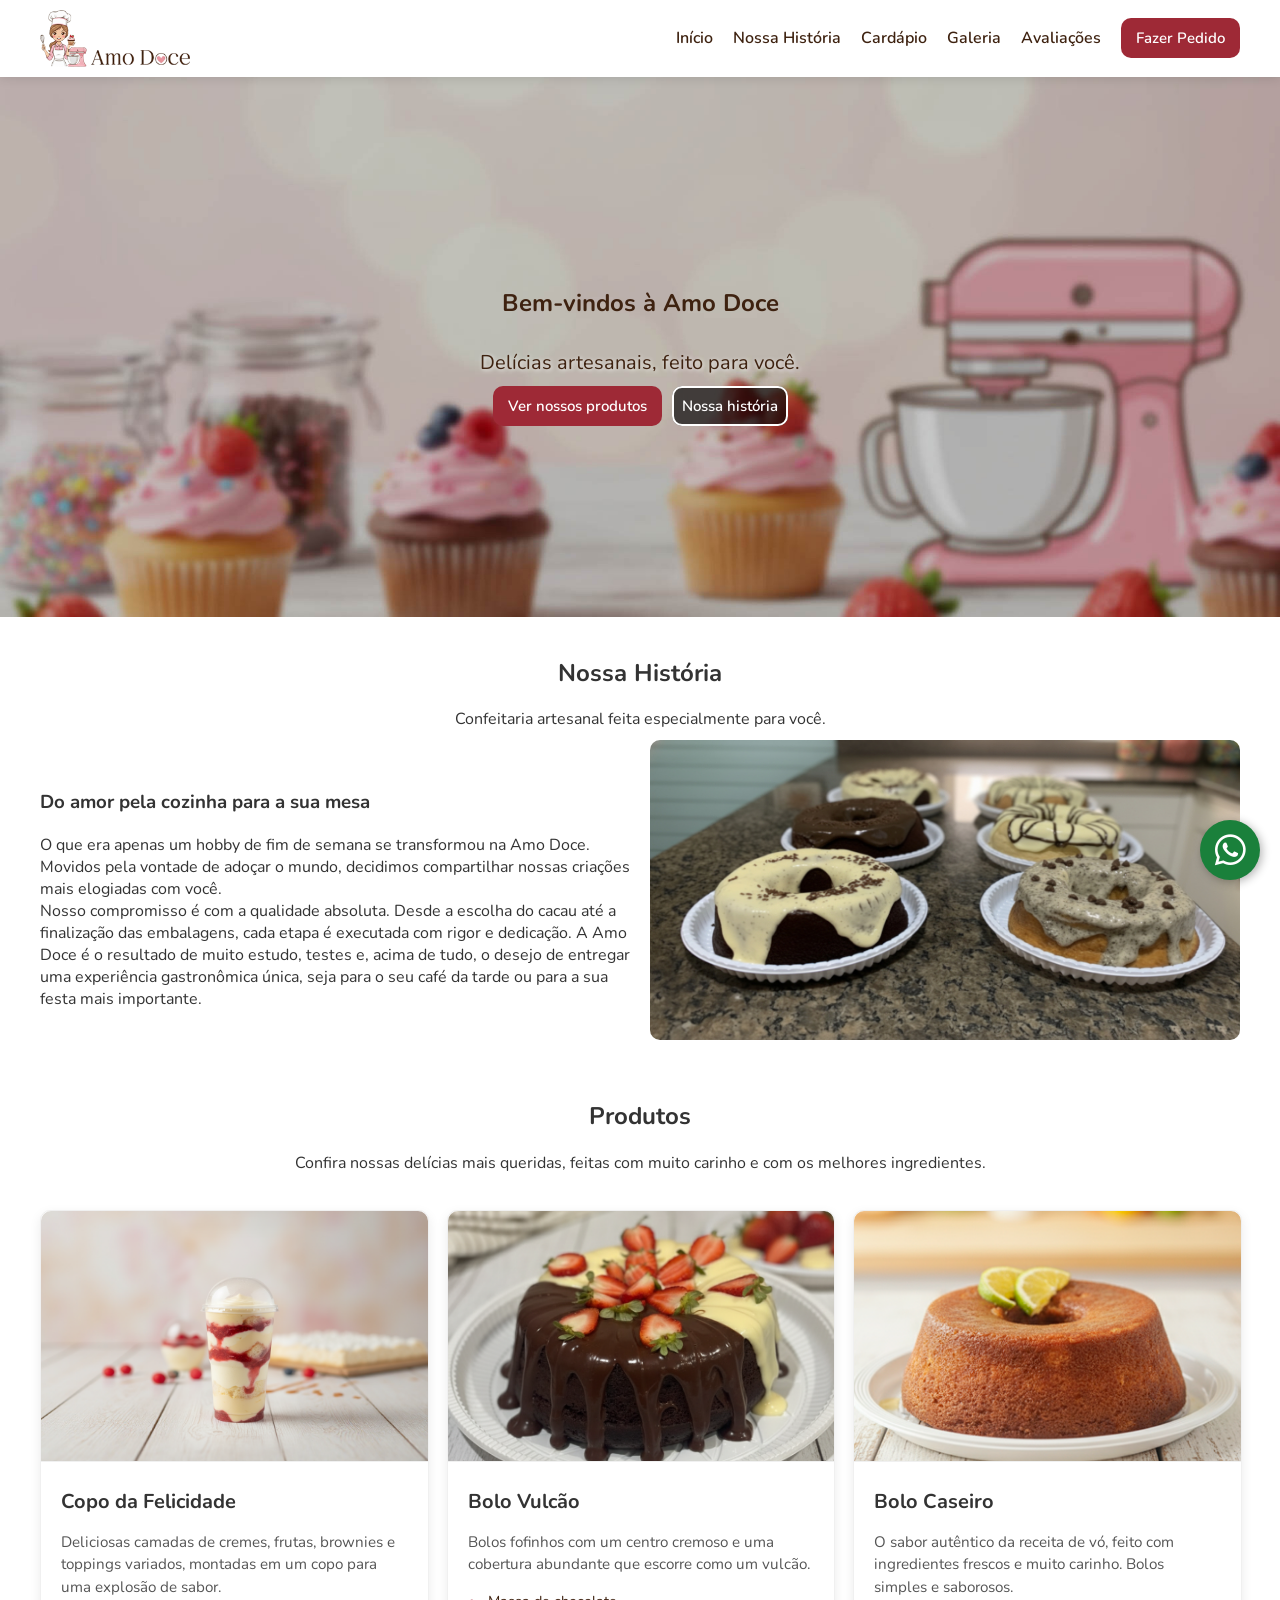
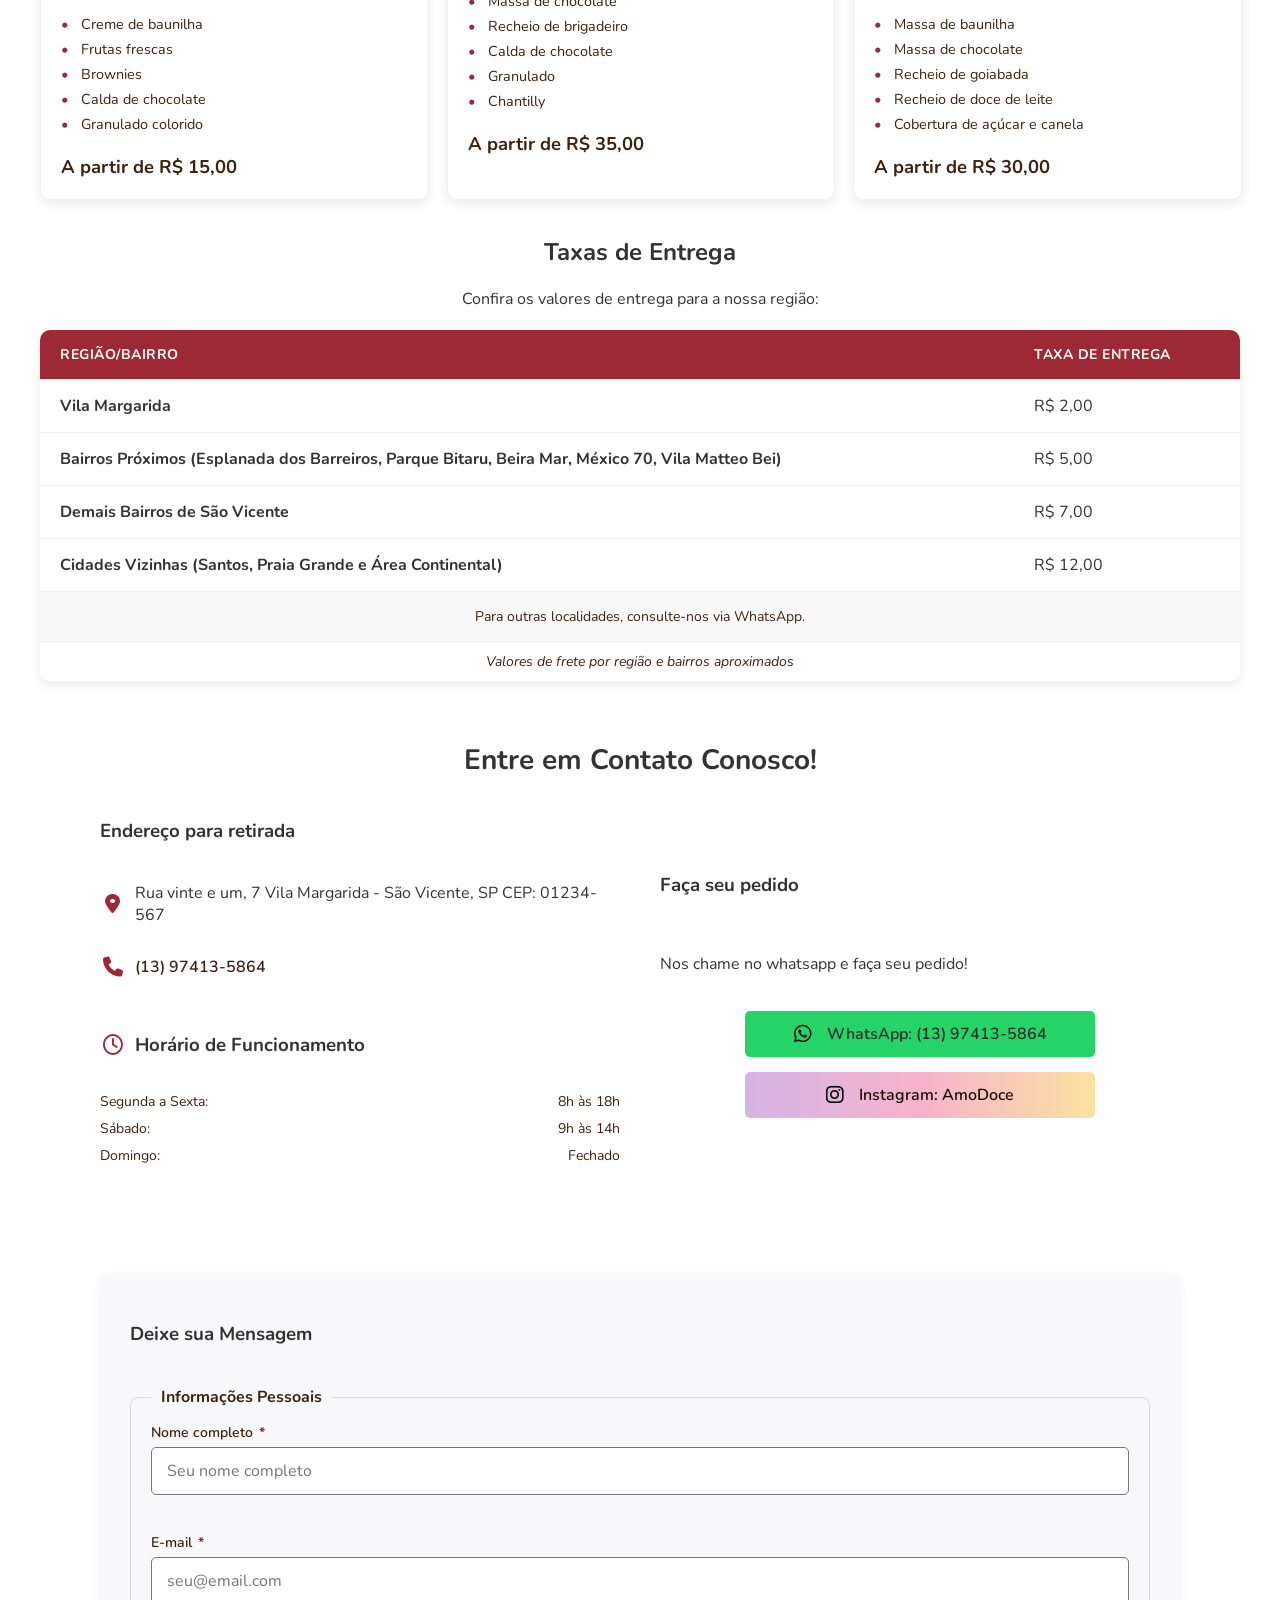
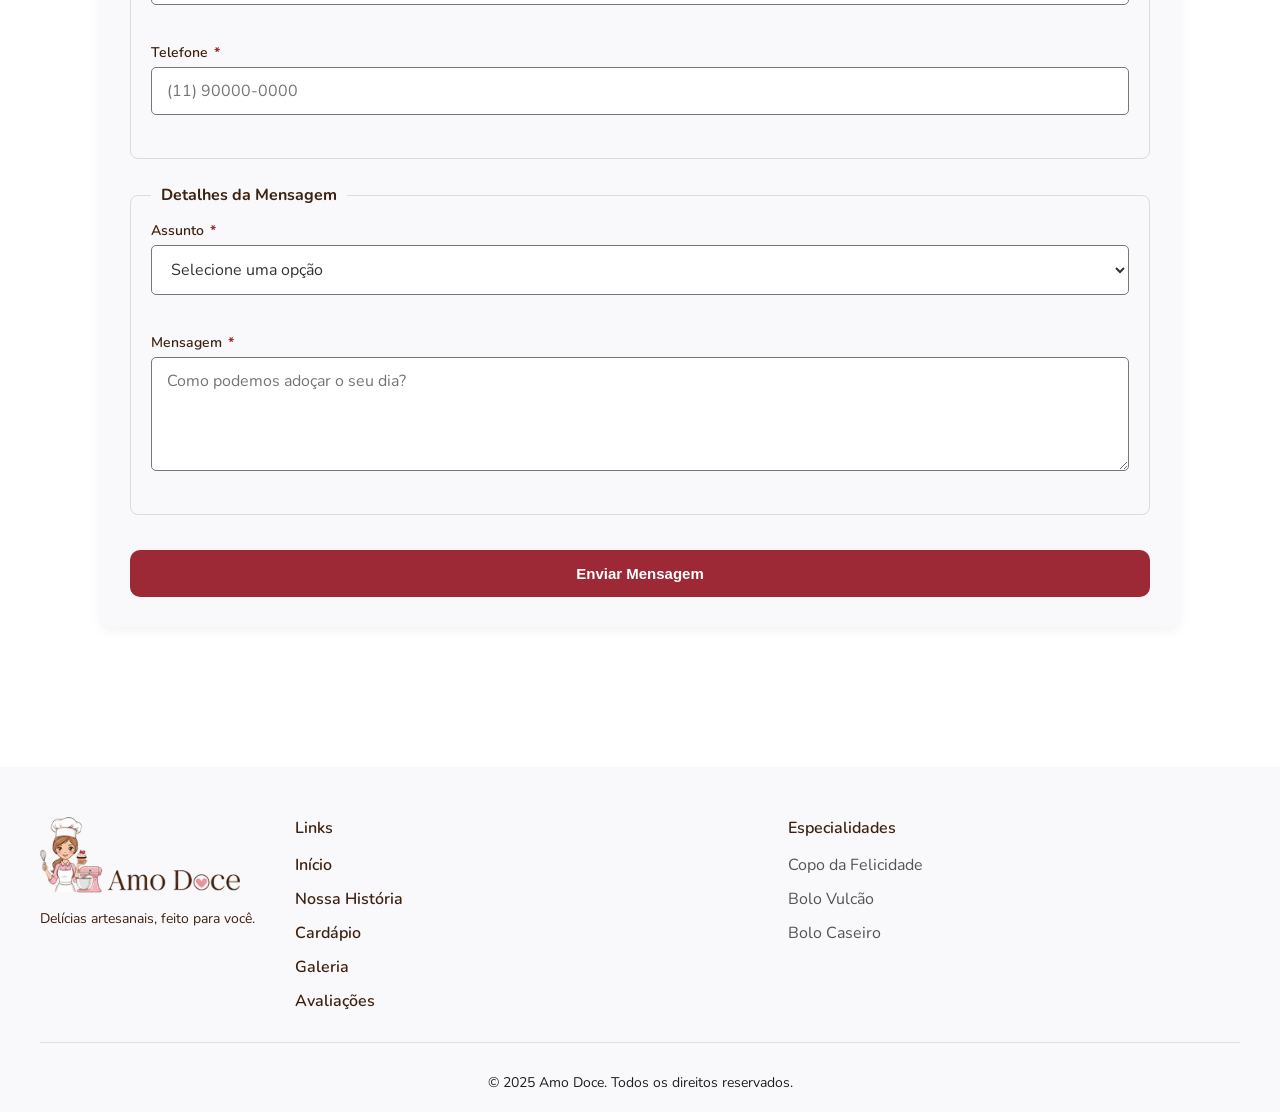
<file: site/html/index.html>
﻿<!DOCTYPE html>
<html lang="pt-BR" xml:lang="pt-BR" xmlns="http://www.w3.org/1999/xhtml">

<head>
    <meta charset="UTF-8">
    <meta name="viewport" content="width=device-width, initial-scale=1.0">
    <link
        href="https://fonts.googleapis.com/css2?family=Fredoka:wght@300;400;600&family=Nunito:wght@400;700&display=swap"
        rel="stylesheet">
    <link rel="stylesheet" href="https://cdnjs.cloudflare.com/ajax/libs/font-awesome/6.5.1/css/all.min.css">
    <link rel="stylesheet" href="../css/style.css">
    <title>AmoDoce</title>
</head>

<body>
    <a href="#main" class="skip-link">Ir para o conteúdo principal</a>
    <header>
        <div class="topo">
            <div class="logo">
                <img src="../img/logo.png"
                    alt="Logo Amo Doce: Jovem confeiteira sorridente com cupcake delicioso, transmitindo amor e doçura.">
            </div>

            <input type="checkbox" id="menu-toggle" class="menu-toggle">

            <label for="menu-toggle" class="hamburger-menu">
                <span class="sr-only">Abrir menu de navegação</span>
                <span class="bar"></span>
                <span class="bar"></span>
                <span class="bar"></span>
            </label>

            <nav>
                <ul>
                    <li><a href="index.html">Início</a></li>
                    <li><a href="sobre.html">Nossa História</a></li>
                    <li><a href="cardapio.html">Cardápio</a></li>
                    <li><a href="galeria.html">Galeria</a></li>
                    <li><a href="avaliacoes.html">Avaliações</a></li>
                    <li><a href="pedidos.html" class="button_fill">Fazer Pedido</a></li>
                </ul>
            </nav>
        </div>
    </header>

    <section id="inicio" class="banner">
        <h1>Bem-vindos à <span>Amo Doce</span></h1>
        <p>Delícias artesanais, feito para você.</p>
        <div>
            <a href="#produtos" class="button_fill">Ver nossos produtos</a>
            <a href="#historia" class="button_outline">Nossa história</a>
        </div>
    </section>

    <main id="main" tabindex="-1">
        <section id="historia" class="historia">
            <header>
                <h2>Nossa História</h2>
                <p>Confeitaria artesanal feita especialmente para você.</p>
            </header>
            <div>
                <div>
                    <h3>Do amor pela cozinha para a sua mesa</h3>
                    <p>O que era apenas um hobby de fim de semana se transformou na Amo Doce. Movidos pela vontade de
                        adoçar o mundo, decidimos compartilhar nossas criações mais elogiadas com você.</p>
                    <p>
                        Nosso compromisso é com a qualidade absoluta. Desde a escolha do cacau até a finalização das
                        embalagens, cada etapa é executada com rigor e dedicação. A Amo Doce é o resultado de muito
                        estudo, testes e, acima de tudo, o desejo de entregar uma experiência gastronômica única, seja
                        para o seu café da tarde ou para a sua festa mais importante.</p>
                </div>
                <img src="../img/bolos.jpeg"
                    alt="Deliciosos bolos caseiros fresquinhos com coberturas generosas e cremosas de dar água na boca.">
            </div>
        </section>

        <section id="produtos" class="Produtos">
            <h2>Produtos</h2>
            <p>Confira nossas delícias mais queridas, feitas com muito carinho e com os melhores ingredientes.</p>
            <ul>
                <li>
                    <img src="../img/Produtos/copo_da_felicidade_morango.png"
                        alt="Copo da Felicidade: camadas irresistíveis de creme suave, brownies e calda de morango.">
                    <div>
                        <h3>Copo da Felicidade</h3>
                        <p>Deliciosas camadas de cremes, frutas, brownies e toppings variados, montadas em um copo para
                            uma
                            explosão de sabor.</p>
                        <ul>
                            <li>Creme de baunilha</li>
                            <li>Frutas frescas</li>
                            <li>Brownies</li>
                            <li>Calda de chocolate</li>
                            <li>Granulado colorido</li>
                        </ul>
                        <h4 class="preco">A partir de R$ 15,00</h4>
                    </div>
                </li>
                <li>
                    <img src="../img/Produtos/Bolo_Vulcao_Morango.png"
                        alt="Apetitoso Bolo Vulcão de chocolate com cobertura dupla de ganache e morangos frescos no topo.">
                    <div>
                        <h3>Bolo Vulcão</h3>
                        <p>Bolos fofinhos com um centro cremoso e uma cobertura abundante que escorre como um vulcão.
                        </p>
                        <ul>
                            <li>Massa de chocolate</li>
                            <li>Recheio de brigadeiro</li>
                            <li>Calda de chocolate</li>
                            <li>Granulado</li>
                            <li>Chantilly</li>
                        </ul>
                        <h4 class="preco">A partir de R$ 35,00</h4>
                    </div>
                </li>
                <li>
                    <img src="../img/Produtos/Bolo_de_Laranja.png"
                        alt="Bolo caseiro dourado e fofinho, com fatias de limão. O sabor irresistível de receita de vó!">
                    <div>
                        <h3>Bolo Caseiro</h3>
                        <p>O sabor autêntico da receita de vó, feito com ingredientes frescos e muito carinho. Bolos
                            simples e
                            saborosos.</p>
                        <ul>
                            <li>Massa de baunilha</li>
                            <li>Massa de chocolate</li>
                            <li>Recheio de goiabada</li>
                            <li>Recheio de doce de leite</li>
                            <li>Cobertura de açúcar e canela</li>
                        </ul>
                        <h4 class="preco">A partir de R$ 30,00</h4>
                    </div>
                </li>
            </ul>
        </section>

        <section id="entrega" class="entrega">
            <h2>Taxas de Entrega</h2>
            <p>Confira os valores de entrega para a nossa região:</p>
            <div class="tabela-wrapper">
                <table class="tabela-taxas">
                    <caption>Valores de frete por região e bairros aproximados</caption>
                    <thead>
                        <tr>
                            <th scope="col">Região/Bairro</th>
                            <th scope="col">Taxa de Entrega</th>
                        </tr>
                    </thead>
                    <tbody>
                        <tr>
                            <th scope="row">Vila Margarida</th>
                            <td>R$ 2,00</td>
                        </tr>
                        <tr>
                            <th scope="row">Bairros Próximos (Esplanada dos Barreiros, Parque Bitaru, Beira Mar,
                                México 70, Vila Matteo Bei)</th>
                            <td>R$ 5,00</td>
                        </tr>
                        <tr>
                            <th scope="row">Demais Bairros de São Vicente</th>
                            <td>R$ 7,00</td>
                        </tr>
                        <tr>
                            <th scope="row">Cidades Vizinhas (Santos, Praia Grande e Área Continental)</th>
                            <td>R$ 12,00</td>
                        </tr>
                    </tbody>
                    <tfoot>
                        <tr>
                            <td colspan="2">Para outras localidades, consulte-nos via WhatsApp.</td>
                        </tr>
                    </tfoot>
                </table>
            </div>
        </section>

        <section id="contato" class="contato">
            <h2>Entre em Contato Conosco!</h2>

            <div>
                <section>
                    <h3>Endereço para retirada</h3>
                    <div class="adress">
                        <div>
                            <i class="fa-solid fa-location-dot"></i>
                            <address>
                                Rua vinte e um, 7
                                Vila Margarida - São Vicente, SP
                                CEP: 01234-567
                            </address>
                        </div>
                        <div>
                            <i class="fa-solid fa-phone"></i>
                            <a href="tel:5513974135864">(13)
                                97413-5864</a>
                        </div>
                    </div>

                    <div>
                        <div class="clock">
                            <i class="fa-regular fa-clock"></i>
                            <h3>Horário de Funcionamento</h3>
                        </div>
                        <div class="horario">
                            <span>Segunda a Sexta:</span>
                            <span>8h às 18h</span>
                        </div>
                        <div class="horario">
                            <span>Sábado:</span>
                            <span>9h às 14h</span>
                        </div>
                        <div class="horario">
                            <span>Domingo:</span>
                            <span>Fechado</span>
                        </div>
                    </div>
                </section>

                <section>
                    <h3>Faça seu pedido</h3>
                    <p class="subtitulo-contato">Nos chame no whatsapp e faça seu pedido!</p>
                    <div>
                        <a class="btn1" target="_blank"
                            href="https://api.whatsapp.com/send?phone=5513974135864&text=Ol%C3%A1%2C+gostaria+de+fazer+um+pedido.%F0%9F%98%8B">
                            <i class="fa-brands fa-whatsapp"></i>
                            WhatsApp: (13) 97413-5864
                        </a>
                        <a class="btn2" target="_blank" rel="noopener" href="https://instagram.com/amodoce">
                            <i class="fa-brands fa-instagram"></i>
                            Instagram: AmoDoce
                        </a>
                    </div>
                </section>

                <section class="formulario-contato">
                    <h3>Deixe sua Mensagem</h3>
                    <form action="#" method="post" class="form-padrao" id="form-contato" novalidate>
                        <fieldset>
                            <legend>Informações Pessoais</legend>
                            <div class="form-group">
                                <label for="nome">Nome completo <span aria-hidden="true" class="req">*</span><span
                                        class="sr-only"> (obrigatório)</span></label>
                                <input type="text" id="nome" name="nome" placeholder="Seu nome completo"
                                    autocomplete="name" required aria-required="true" aria-describedby="erro-nome">
                                <span class="erro-msg" id="erro-nome" aria-live="polite"></span>
                            </div>
                            <div class="form-group">
                                <label for="email">E-mail <span aria-hidden="true" class="req">*</span><span
                                        class="sr-only"> (obrigatório)</span></label>
                                <input type="email" id="email" name="email" placeholder="seu@email.com"
                                    autocomplete="email" required aria-required="true" aria-describedby="erro-email">
                                <span class="erro-msg" id="erro-email" aria-live="polite"></span>
                            </div>
                            <div class="form-group">
                                <label for="telefone">Telefone <span aria-hidden="true" class="req">*</span><span
                                        class="sr-only"> (obrigatório)</span></label>
                                <input type="tel" id="telefone" name="telefone" placeholder="(11) 90000-0000"
                                    autocomplete="tel" required aria-required="true" aria-describedby="erro-telefone">
                                <span class="erro-msg" id="erro-telefone" aria-live="polite"></span>
                            </div>
                        </fieldset>
                        <fieldset>
                            <legend>Detalhes da Mensagem</legend>
                            <div class="form-group">
                                <label for="assunto">Assunto <span aria-hidden="true" class="req">*</span><span
                                        class="sr-only"> (obrigatório)</span></label>
                                <select id="assunto" name="assunto" required aria-required="true"
                                    aria-describedby="erro-assunto">
                                    <option value="" disabled selected>Selecione uma opção</option>
                                    <option value="encomenda">Encomenda para Festa</option>
                                    <option value="duvida">Dúvida sobre Produtos</option>
                                    <option value="parceria">Parceria/Eventos</option>
                                    <option value="outro">Outros</option>
                                </select>
                                <span class="erro-msg" id="erro-assunto" aria-live="polite"></span>
                            </div>
                            <div class="form-group">
                                <label for="mensagem">Mensagem <span aria-hidden="true" class="req">*</span><span
                                        class="sr-only"> (obrigatório)</span></label>
                                <textarea id="mensagem" name="mensagem" rows="4"
                                    placeholder="Como podemos adoçar o seu dia?" required aria-required="true"
                                    aria-describedby="erro-mensagem"></textarea>
                                <span class="erro-msg" id="erro-mensagem" aria-live="polite"></span>
                            </div>
                        </fieldset>
                        <button type="submit" class="button_fill btn-enviar">Enviar Mensagem</button>
                    </form>
                </section>
            </div>
        </section>


    </main>
    <footer>
        <section>
            <div>
                <div>
                    <img src="../img/logo.png"
                        alt="Logo Amo Doce: Jovem confeiteira sorridente com cupcake delicioso, transmitindo amor e doçura.">
                </div>
                <p>Delícias artesanais, feito para você.</p>
            </div>
            <div>
                <h3>Links</h3>
                <ul>
                    <li><a href="index.html">Início</a></li>
                    <li><a href="sobre.html">Nossa História</a></li>
                    <li><a href="cardapio.html">Cardápio</a></li>
                    <li><a href="galeria.html">Galeria</a></li>
                    <li><a href="avaliacoes.html">Avaliações</a></li>
                </ul>
            </div>
            <div>
                <h3>Especialidades</h3>
                <ul>
                    <li>Copo da Felicidade</li>
                    <li>Bolo Vulcão</li>
                    <li>Bolo Caseiro</li>
                </ul>
            </div>
        </section>
        <p>© 2025 Amo Doce. Todos os direitos reservados.</p>
    </footer>
    <a href="https://api.whatsapp.com/send?phone=5513974135864" class="btn-whatsapp-flutuante" target="_blank">
        <i class="fa-brands fa-whatsapp"></i>
        <span class="sr-only">Falar conosco pelo WhatsApp</span>
    </a>
    <script>
        document.addEventListener("DOMContentLoaded", function () {
            const form = document.getElementById("form-contato");
            form.addEventListener("submit", function (e) {
                let firstInvalid = null;
                const fields = form.querySelectorAll("input[required], select[required], textarea[required]");

                fields.forEach(field => {
                    const erroSpan = document.getElementById("erro-" + field.id);
                    if (!field.validity.valid) {
                        if (field.validity.valueMissing) {
                            erroSpan.textContent = "Erro: Este campo é obrigatório.";
                        } else if (field.validity.typeMismatch || field.validity.patternMismatch) {
                            erroSpan.textContent = "Erro: Formato inválido.";
                        } else {
                            erroSpan.textContent = "Erro: Campo inválido.";
                        }
                        field.setAttribute("aria-invalid", "true");
                        field.classList.add("input-erro");

                        if (!firstInvalid) {
                            firstInvalid = field;
                        }
                    } else {
                        erroSpan.textContent = "";
                        field.removeAttribute("aria-invalid");
                        field.classList.remove("input-erro");
                    }
                });

                if (firstInvalid) {
                    e.preventDefault();
                    firstInvalid.focus();
                } else {
                    e.preventDefault();
                    alert("Mensagem enviada com sucesso!");
                    form.reset();
                }
            });

            // Remover erro ao digitar
            form.querySelectorAll("input, select, textarea").forEach(field => {
                field.addEventListener("input", () => {
                    if (field.validity.valid) {
                        const erroSpan = document.getElementById("erro-" + field.id);
                        if (erroSpan) erroSpan.textContent = "";
                        field.removeAttribute("aria-invalid");
                        field.classList.remove("input-erro");
                    }
                });
            });
        });
    </script>
</body>

</html>
</file>
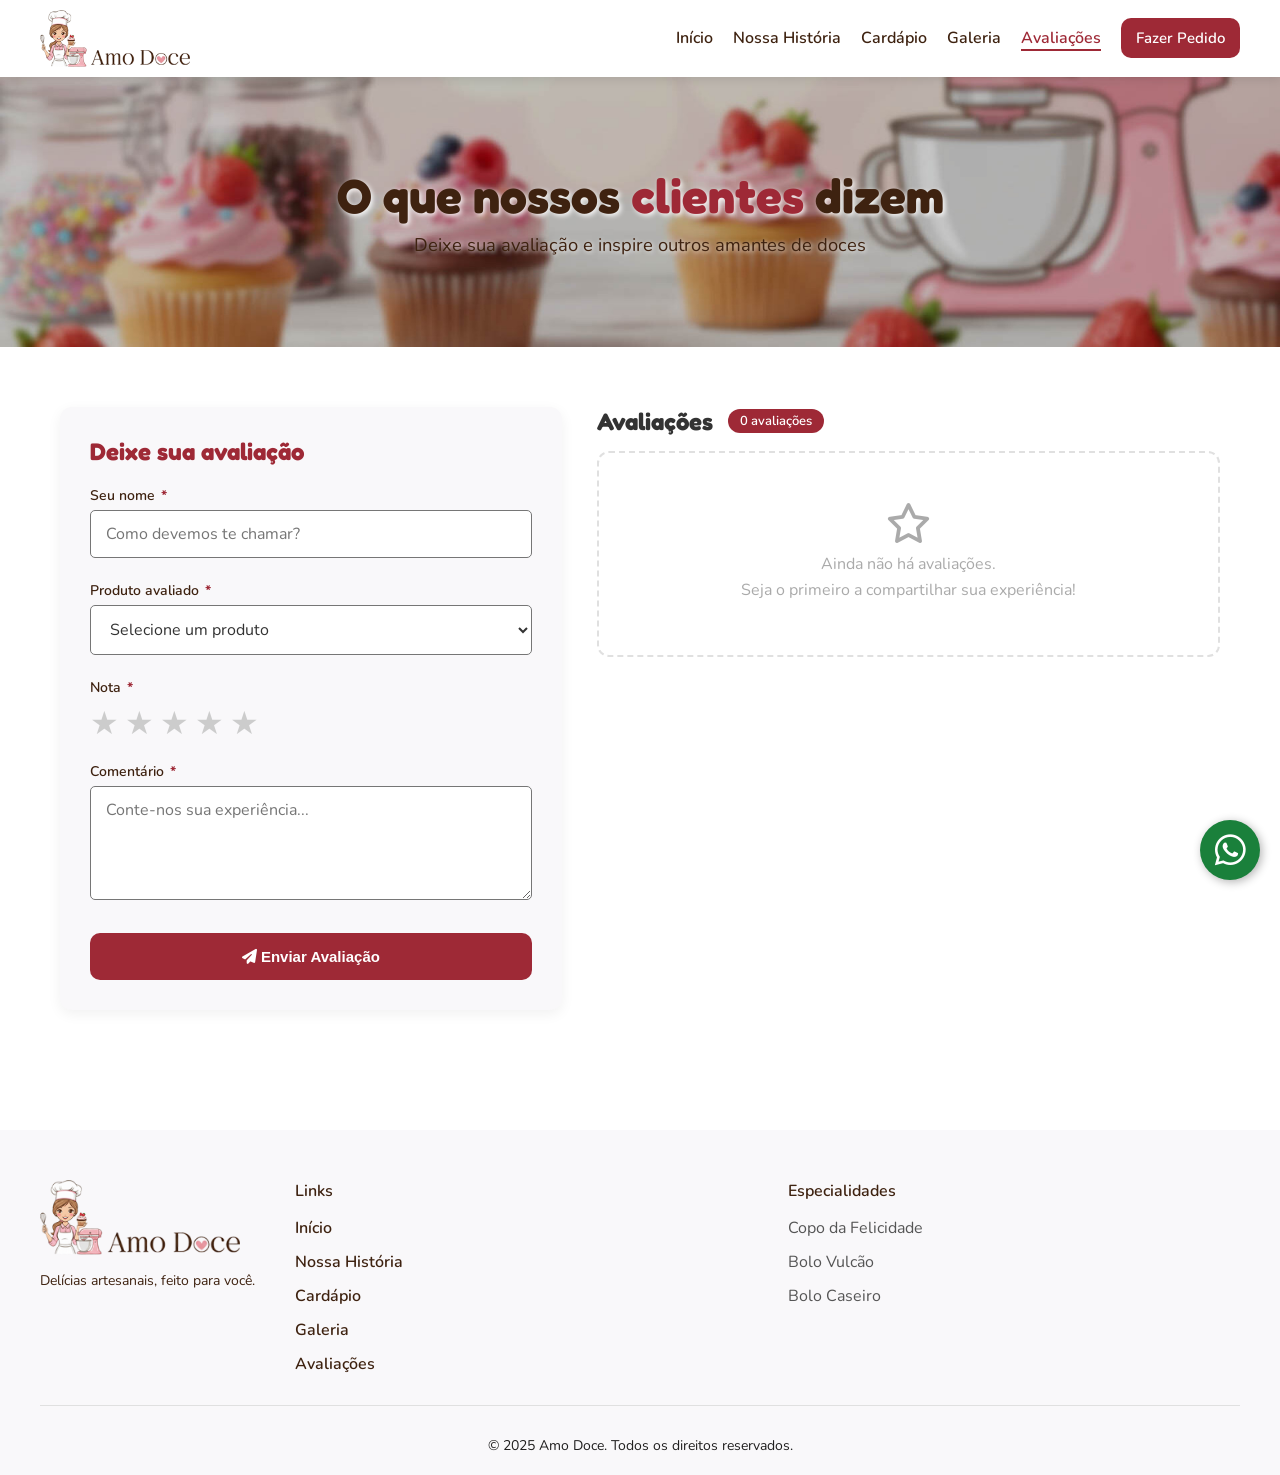
<file: site/html/avaliacoes.html>
﻿<!DOCTYPE html>
<html lang="pt-BR">

<head>
    <meta charset="UTF-8">
    <meta name="viewport" content="width=device-width, initial-scale=1.0">
    <meta name="description" content="Avaliações dos clientes da Amo Doce — leia e deixe a sua opinião.">
    <link href="https://fonts.googleapis.com/css2?family=Fredoka:wght@300;400;600&family=Nunito:wght@400;700&display=swap" rel="stylesheet">
    <link rel="stylesheet" href="https://cdnjs.cloudflare.com/ajax/libs/font-awesome/6.5.1/css/all.min.css">
    <link rel="stylesheet" href="../css/style.css">
    <title>Avaliações — AmoDoce</title>
</head>

<body>
    <a href="#main" class="skip-link">Ir para o conteúdo principal</a>

    <header>
        <div class="topo">
            <div class="logo">
                <a href="index.html">
                    <img src="../img/logo.png" alt="Logo Amo Doce">
                </a>
            </div>
            <input type="checkbox" id="menu-toggle" class="menu-toggle">
            <label for="menu-toggle" class="hamburger-menu">
                <span class="sr-only">Abrir menu de navegação</span>
                <span class="bar"></span>
                <span class="bar"></span>
                <span class="bar"></span>
            </label>
            <nav>
                <ul>
                    <li><a href="index.html">Início</a></li>
                    <li><a href="sobre.html">Nossa História</a></li>
                    <li><a href="cardapio.html">Cardápio</a></li>
                    <li><a href="galeria.html">Galeria</a></li>
                    <li><a href="avaliacoes.html" class="nav-active">Avaliações</a></li>
                    <li><a href="pedidos.html" class="button_fill">Fazer Pedido</a></li>
                </ul>
            </nav>
        </div>
    </header>

    <section class="page-hero">
        <h1>O que nossos <span>clientes</span> dizem</h1>
        <p>Deixe sua avaliação e inspire outros amantes de doces</p>
    </section>

    <main id="main" tabindex="-1">
        <section class="avaliacoes-section">
            <div class="avaliacoes-layout">

                <div class="avaliacao-form-area">
                    <h2>Deixe sua avaliação</h2>
                    <form id="form-avaliacao" novalidate>

                        <div class="form-group">
                            <label for="av-nome">Seu nome <span class="req" aria-hidden="true">*</span></label>
                            <input type="text" id="av-nome" name="av-nome" placeholder="Como devemos te chamar?" required aria-required="true" aria-describedby="erro-av-nome">
                            <span class="erro-msg" id="erro-av-nome" aria-live="polite"></span>
                        </div>

                        <div class="form-group">
                            <label for="av-produto">Produto avaliado <span class="req" aria-hidden="true">*</span></label>
                            <select id="av-produto" name="av-produto" required aria-required="true" aria-describedby="erro-av-produto">
                                <option value="" disabled selected>Selecione um produto</option>
                                <option value="Copo da Felicidade">Copo da Felicidade</option>
                                <option value="Copo de Chocolate">Copo de Chocolate</option>
                                <option value="Bolo Vulcão">Bolo Vulcão</option>
                                <option value="Bolo Caseiro">Bolo Caseiro</option>
                                <option value="Bolo de Festa">Bolo de Festa</option>
                                <option value="Cesta de Doces">Cesta de Doces</option>
                            </select>
                            <span class="erro-msg" id="erro-av-produto" aria-live="polite"></span>
                        </div>

                        <div class="form-group">
                            <label>Nota <span class="req" aria-hidden="true">*</span></label>
                            <div class="estrelas-input" id="estrelas-input" role="group" aria-label="Selecione a nota de 1 a 5 estrelas">
                                <button type="button" class="estrela-btn" data-valor="1" aria-label="1 estrela">★</button>
                                <button type="button" class="estrela-btn" data-valor="2" aria-label="2 estrelas">★</button>
                                <button type="button" class="estrela-btn" data-valor="3" aria-label="3 estrelas">★</button>
                                <button type="button" class="estrela-btn" data-valor="4" aria-label="4 estrelas">★</button>
                                <button type="button" class="estrela-btn" data-valor="5" aria-label="5 estrelas">★</button>
                            </div>
                            <input type="hidden" id="nota-valor" value="">
                            <span class="erro-msg" id="erro-nota" aria-live="polite"></span>
                        </div>

                        <div class="form-group">
                            <label for="av-comentario">Comentário <span class="req" aria-hidden="true">*</span></label>
                            <textarea id="av-comentario" name="av-comentario" rows="4" placeholder="Conte-nos sua experiência..." required aria-required="true" aria-describedby="erro-av-comentario"></textarea>
                            <span class="erro-msg" id="erro-av-comentario" aria-live="polite"></span>
                        </div>

                        <button type="submit" class="button_fill btn-enviar">
                            <i class="fa-solid fa-paper-plane"></i> Enviar Avaliação
                        </button>
                    </form>
                </div>

                <div class="avaliacoes-lista-area">
                    <div class="avaliacoes-lista-header">
                        <h2>Avaliações</h2>
                        <span class="contador-avaliacoes" id="contador-avaliacoes" aria-live="polite">0 avaliações</span>
                    </div>

                    <div class="sem-avaliacoes" id="sem-avaliacoes">
                        <i class="fa-regular fa-star"></i>
                        <p>Ainda não há avaliações.</p>
                        <p>Seja o primeiro a compartilhar sua experiência!</p>
                    </div>

                    <ul class="lista-avaliacoes" id="lista-avaliacoes" aria-label="Lista de avaliações dos clientes"></ul>
                </div>

            </div>
        </section>
    </main>

    <footer>
        <section>
            <div>
                <div>
                    <img src="../img/logo.png" alt="Logo Amo Doce">
                </div>
                <p>Delícias artesanais, feito para você.</p>
            </div>
            <div>
                <h3>Links</h3>
                <ul>
                    <li><a href="index.html">Início</a></li>
                    <li><a href="sobre.html">Nossa História</a></li>
                    <li><a href="cardapio.html">Cardápio</a></li>
                    <li><a href="galeria.html">Galeria</a></li>
                    <li><a href="avaliacoes.html">Avaliações</a></li>
                </ul>
            </div>
            <div>
                <h3>Especialidades</h3>
                <ul>
                    <li>Copo da Felicidade</li>
                    <li>Bolo Vulcão</li>
                    <li>Bolo Caseiro</li>
                </ul>
            </div>
        </section>
        <p>© 2025 Amo Doce. Todos os direitos reservados.</p>
    </footer>

    <a href="https://api.whatsapp.com/send?phone=5513974135864" class="btn-whatsapp-flutuante" target="_blank">
        <i class="fa-brands fa-whatsapp"></i>
        <span class="sr-only">Falar conosco pelo WhatsApp</span>
    </a>

    <script src="../js/avaliacoes.js"></script>
</body>

</html>
</file>
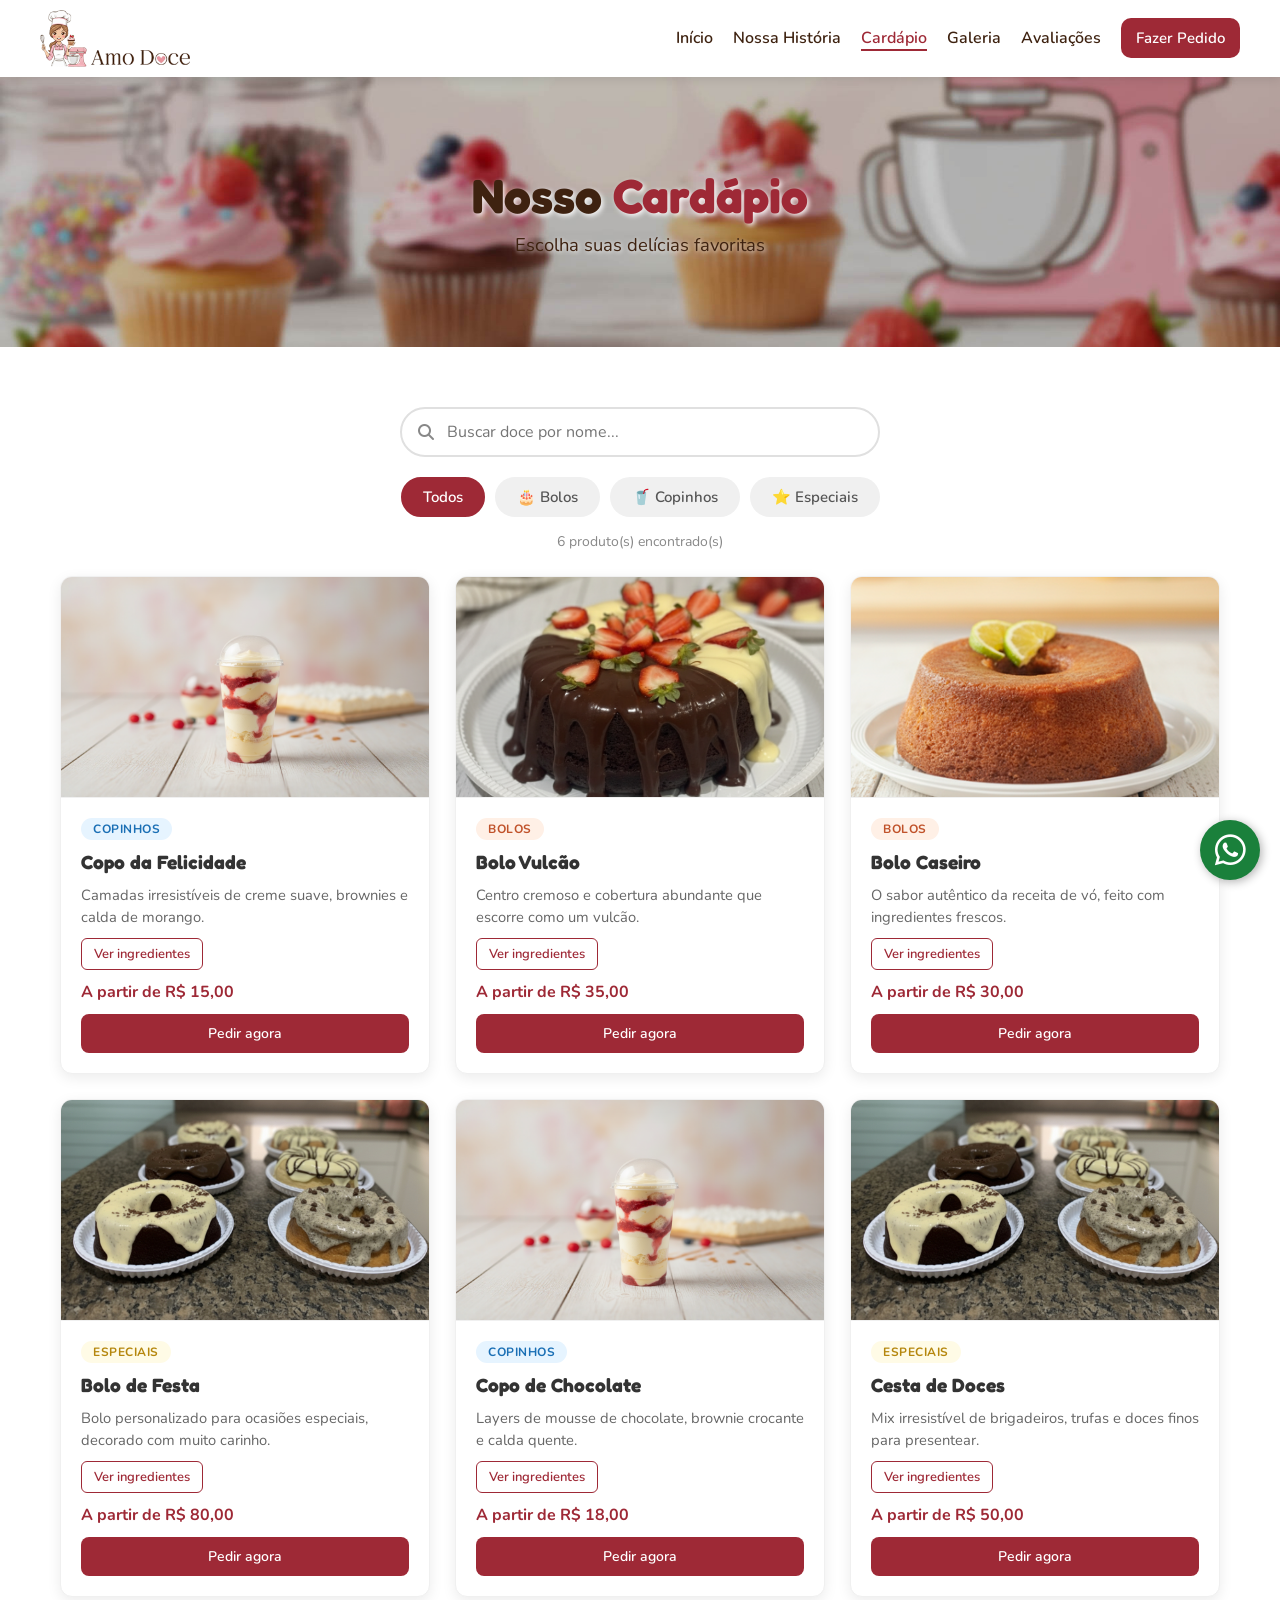
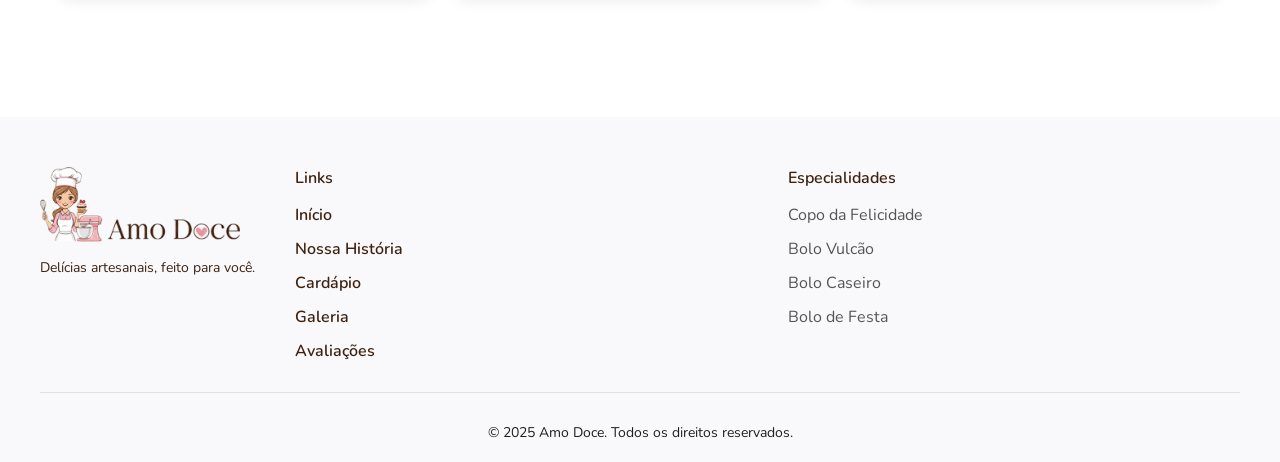
<file: site/html/cardapio.html>
<!DOCTYPE html>
<html lang="pt-BR">

<head>
    <meta charset="UTF-8">
    <meta name="viewport" content="width=device-width, initial-scale=1.0">
    <meta name="description" content="Cardápio completo da Amo Doce — bolos, copinhos e muito mais doces artesanais.">
    <link
        href="https://fonts.googleapis.com/css2?family=Fredoka:wght@300;400;600&family=Nunito:wght@400;700&display=swap"
        rel="stylesheet">
    <link rel="stylesheet" href="https://cdnjs.cloudflare.com/ajax/libs/font-awesome/6.5.1/css/all.min.css">
    <link rel="stylesheet" href="../css/style.css">
    <title>Cardápio — AmoDoce</title>
</head>

<body>
    <a href="#main" class="skip-link">Ir para o conteúdo principal</a>

    <header>
        <div class="topo">
            <div class="logo">
                <a href="index.html">
                    <img src="../img/logo.png" alt="Logo Amo Doce">
                </a>
            </div>
            <input type="checkbox" id="menu-toggle" class="menu-toggle">
            <label for="menu-toggle" class="hamburger-menu">
                <span class="sr-only">Abrir menu de navegação</span>
                <span class="bar"></span>
                <span class="bar"></span>
                <span class="bar"></span>
            </label>
            <nav>
                <ul>
                    <li><a href="index.html">Início</a></li>
                    <li><a href="sobre.html">Nossa História</a></li>
                    <li><a href="cardapio.html" class="nav-active">Cardápio</a></li>
                    <li><a href="galeria.html">Galeria</a></li>
                    <li><a href="avaliacoes.html">Avaliações</a></li>
                    <li><a href="pedidos.html" class="button_fill">Fazer Pedido</a></li>
                </ul>
            </nav>
        </div>
    </header>

    <section class="page-hero">
        <h1>Nosso <span>Cardápio</span></h1>
        <p>Escolha suas delícias favoritas</p>
    </section>

    <main id="main" tabindex="-1">
        <section class="cardapio-section">
            <div class="busca-container">
                <i class="fa-solid fa-magnifying-glass" aria-hidden="true"></i>
                <input type="search" id="busca-produto" placeholder="Buscar doce por nome..."
                    aria-label="Buscar doce por nome">
            </div>

            <div class="filtros" id="filtros" role="group" aria-label="Filtrar produtos por categoria">
                <button class="filtro-btn ativo" data-filtro="todos" id="btn-todos">Todos</button>
                <button class="filtro-btn" data-filtro="bolos" id="btn-bolos">🎂 Bolos</button>
                <button class="filtro-btn" data-filtro="copinhos" id="btn-copinhos">🥤 Copinhos</button>
                <button class="filtro-btn" data-filtro="especiais" id="btn-especiais">⭐ Especiais</button>
            </div>

            <div class="contador-resultados" id="contador-resultados" aria-live="polite"></div>

            <ul class="cardapio-grid" id="cardapio-grid">
                <li class="cardapio-card" data-categoria="copinhos">
                    <img src="../img/Produtos/copo_da_felicidade_morango.png"
                        alt="Copo da Felicidade de morango com camadas cremosas.">
                    <div class="card-body">
                        <span class="badge badge-copinhos">Copinhos</span>
                        <h2>Copo da Felicidade</h2>
                        <p>Camadas irresistíveis de creme suave, brownies e calda de morango.</p>
                        <button class="btn-detalhes" aria-expanded="false" aria-controls="detalhes-copo">Ver
                            ingredientes</button>
                        <ul class="ingredientes" id="detalhes-copo" hidden>
                            <li>Creme de baunilha</li>
                            <li>Frutas frescas</li>
                            <li>Brownies</li>
                            <li>Calda de chocolate</li>
                            <li>Granulado colorido</li>
                        </ul>
                        <p class="preco">A partir de R$ 15,00</p>
                        <a href="pedidos.html?produto=Copo da Felicidade — R$ 15,00" class="button_fill btn-pedir">Pedir
                            agora</a>
                    </div>
                </li>

                <li class="cardapio-card" data-categoria="bolos">
                    <img src="../img/Produtos/Bolo_Vulcao_Morango.png"
                        alt="Bolo Vulcão de chocolate com ganache e morangos.">
                    <div class="card-body">
                        <span class="badge badge-bolos">Bolos</span>
                        <h2>Bolo Vulcão</h2>
                        <p>Centro cremoso e cobertura abundante que escorre como um vulcão.</p>
                        <button class="btn-detalhes" aria-expanded="false" aria-controls="detalhes-vulcao">Ver
                            ingredientes</button>
                        <ul class="ingredientes" id="detalhes-vulcao" hidden>
                            <li>Massa de chocolate</li>
                            <li>Recheio de brigadeiro</li>
                            <li>Calda de chocolate</li>
                            <li>Granulado</li>
                            <li>Chantilly</li>
                        </ul>
                        <p class="preco">A partir de R$ 35,00</p>
                        <a href="pedidos.html?produto=Bolo Vulcão — R$ 35,00" class="button_fill btn-pedir">Pedir
                            agora</a>
                    </div>
                </li>

                <li class="cardapio-card" data-categoria="bolos">
                    <img src="../img/Produtos/Bolo_de_Laranja.png" alt="Bolo caseiro dourado e fofinho de laranja.">
                    <div class="card-body">
                        <span class="badge badge-bolos">Bolos</span>
                        <h2>Bolo Caseiro</h2>
                        <p>O sabor autêntico da receita de vó, feito com ingredientes frescos.</p>
                        <button class="btn-detalhes" aria-expanded="false" aria-controls="detalhes-caseiro">Ver
                            ingredientes</button>
                        <ul class="ingredientes" id="detalhes-caseiro" hidden>
                            <li>Massa de baunilha ou chocolate</li>
                            <li>Recheio de goiabada</li>
                            <li>Recheio de doce de leite</li>
                            <li>Cobertura de açúcar e canela</li>
                        </ul>
                        <p class="preco">A partir de R$ 30,00</p>
                        <a href="pedidos.html?produto=Bolo Caseiro — R$ 30,00" class="button_fill btn-pedir">Pedir
                            agora</a>
                    </div>
                </li>

                <li class="cardapio-card" data-categoria="especiais">
                    <img src="../img/bolos.jpeg" alt="Bolos especiais com coberturas generosas.">
                    <div class="card-body">
                        <span class="badge badge-especiais">Especiais</span>
                        <h2>Bolo de Festa</h2>
                        <p>Bolo personalizado para ocasiões especiais, decorado com muito carinho.</p>
                        <button class="btn-detalhes" aria-expanded="false" aria-controls="detalhes-festa">Ver
                            ingredientes</button>
                        <ul class="ingredientes" id="detalhes-festa" hidden>
                            <li>Massa personalizada</li>
                            <li>Recheio à escolha</li>
                            <li>Cobertura de pasta americana</li>
                            <li>Decoração temática</li>
                        </ul>
                        <p class="preco">A partir de R$ 80,00</p>
                        <a href="pedidos.html?produto=Bolo de Festa — R$ 80,00" class="button_fill btn-pedir">Pedir
                            agora</a>
                    </div>
                </li>

                <li class="cardapio-card" data-categoria="copinhos">
                    <img src="../img/Produtos/copo_da_felicidade_morango.png"
                        alt="Copo de chocolate com camadas cremosas.">
                    <div class="card-body">
                        <span class="badge badge-copinhos">Copinhos</span>
                        <h2>Copo de Chocolate</h2>
                        <p>Layers de mousse de chocolate, brownie crocante e calda quente.</p>
                        <button class="btn-detalhes" aria-expanded="false" aria-controls="detalhes-choco">Ver
                            ingredientes</button>
                        <ul class="ingredientes" id="detalhes-choco" hidden>
                            <li>Mousse de chocolate</li>
                            <li>Brownie</li>
                            <li>Ganache</li>
                            <li>Granulado belga</li>
                        </ul>
                        <p class="preco">A partir de R$ 18,00</p>
                        <a href="pedidos.html?produto=Copo de Chocolate — R$ 18,00" class="button_fill btn-pedir">Pedir
                            agora</a>
                    </div>
                </li>

                <li class="cardapio-card" data-categoria="especiais">
                    <img src="../img/bolos.jpeg" alt="Cesta de doces variados para presente.">
                    <div class="card-body">
                        <span class="badge badge-especiais">Especiais</span>
                        <h2>Cesta de Doces</h2>
                        <p>Mix irresistível de brigadeiros, trufas e doces finos para presentear.</p>
                        <button class="btn-detalhes" aria-expanded="false" aria-controls="detalhes-cesta">Ver
                            ingredientes</button>
                        <ul class="ingredientes" id="detalhes-cesta" hidden>
                            <li>Brigadeiros tradicionais</li>
                            <li>Trufas de chocolate belga</li>
                            <li>Beijinhos de coco</li>
                            <li>Embalagem personalizada</li>
                        </ul>
                        <p class="preco">A partir de R$ 50,00</p>
                        <a href="pedidos.html?produto=Cesta de Doces — R$ 50,00" class="button_fill btn-pedir">Pedir
                            agora</a>
                    </div>
                </li>
            </ul>
        </section>
    </main>

    <footer>
        <section>
            <div>
                <div>
                    <img src="../img/logo.png" alt="Logo Amo Doce">
                </div>
                <p>Delícias artesanais, feito para você.</p>
            </div>
            <div>
                <h3>Links</h3>
                <ul>
                    <li><a href="index.html">Início</a></li>
                    <li><a href="sobre.html">Nossa História</a></li>
                    <li><a href="cardapio.html">Cardápio</a></li>
                    <li><a href="galeria.html">Galeria</a></li>
                    <li><a href="avaliacoes.html">Avaliações</a></li>
                </ul>
            </div>
            <div>
                <h3>Especialidades</h3>
                <ul>
                    <li>Copo da Felicidade</li>
                    <li>Bolo Vulcão</li>
                    <li>Bolo Caseiro</li>
                    <li>Bolo de Festa</li>
                </ul>
            </div>
        </section>
        <p>© 2025 Amo Doce. Todos os direitos reservados.</p>
    </footer>

    <a href="https://api.whatsapp.com/send?phone=5513974135864" class="btn-whatsapp-flutuante" target="_blank">
        <i class="fa-brands fa-whatsapp"></i>
        <span class="sr-only">Falar conosco pelo WhatsApp</span>
    </a>

    <script src="../js/cardapio.js"></script>
</body>

</html>
</file>
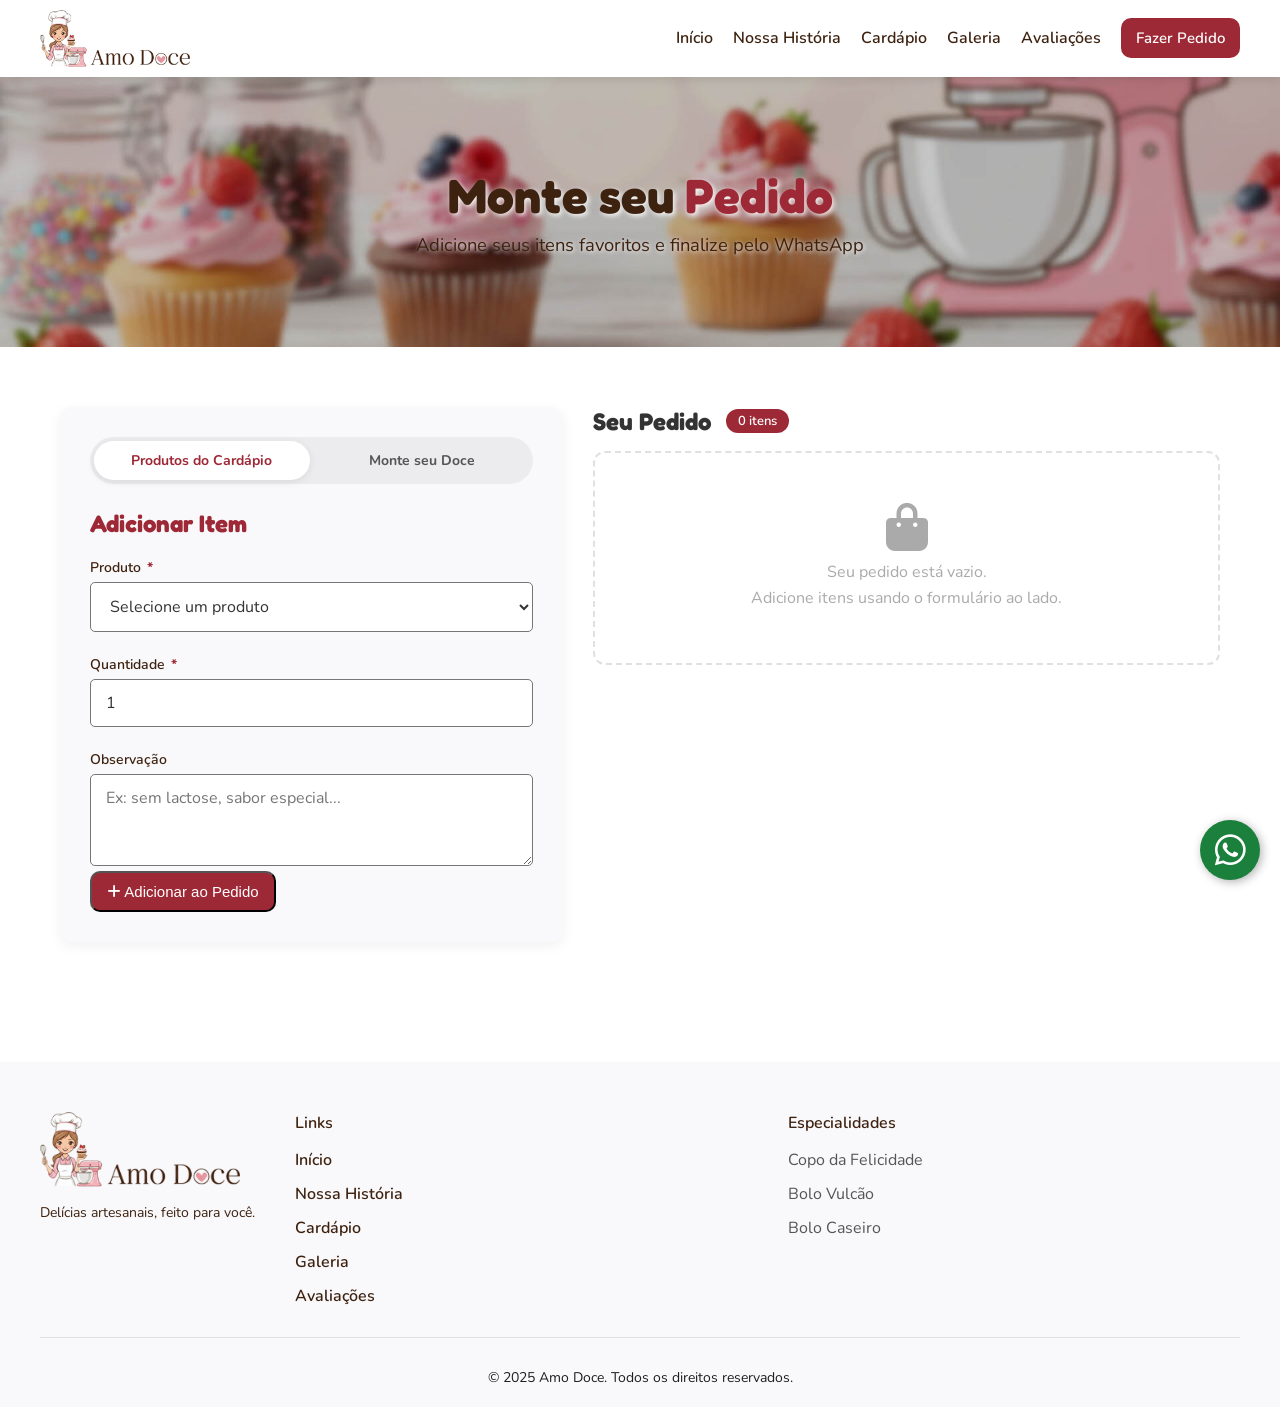
<file: site/html/pedidos.html>
<!DOCTYPE html>
<html lang="pt-BR">

<head>
    <meta charset="UTF-8">
    <meta name="viewport" content="width=device-width, initial-scale=1.0">
    <meta name="description" content="Monte seu pedido na Amo Doce — adicione, edite e remova itens do seu carrinho.">
    <link href="https://fonts.googleapis.com/css2?family=Fredoka:wght@300;400;600&family=Nunito:wght@400;700&display=swap" rel="stylesheet">
    <link rel="stylesheet" href="https://cdnjs.cloudflare.com/ajax/libs/font-awesome/6.5.1/css/all.min.css">
    <link rel="stylesheet" href="../css/style.css">
    <title>Monte seu Pedido — AmoDoce</title>
</head>

<body>
    <a href="#main" class="skip-link">Ir para o conteúdo principal</a>

    <header>
        <div class="topo">
            <div class="logo">
                <a href="index.html">
                    <img src="../img/logo.png" alt="Logo Amo Doce">
                </a>
            </div>
            <input type="checkbox" id="menu-toggle" class="menu-toggle">
            <label for="menu-toggle" class="hamburger-menu">
                <span class="sr-only">Abrir menu de navegação</span>
                <span class="bar"></span>
                <span class="bar"></span>
                <span class="bar"></span>
            </label>
            <nav>
                <ul>
                    <li><a href="index.html">Início</a></li>
                    <li><a href="sobre.html">Nossa História</a></li>
                    <li><a href="cardapio.html">Cardápio</a></li>
                    <li><a href="galeria.html">Galeria</a></li>
                    <li><a href="avaliacoes.html">Avaliações</a></li>
                    <li><a href="pedidos.html" class="button_fill nav-active">Fazer Pedido</a></li>
                </ul>
            </nav>
        </div>
    </header>

    <section class="page-hero">
        <h1>Monte seu <span>Pedido</span></h1>
        <p>Adicione seus itens favoritos e finalize pelo WhatsApp</p>
    </section>

    <main id="main" tabindex="-1">
        <section class="pedidos-section">
            <div class="pedidos-layout">

                <div class="pedido-form-area">
                    <div class="form-tabs" role="tablist" aria-label="Opções de Pedido">
                        <button type="button" class="tab-btn active" id="tab-pronto" role="tab" aria-selected="true" aria-controls="form-pronto-wrapper">Produtos do Cardápio</button>
                        <button type="button" class="tab-btn" id="tab-personalizado" role="tab" aria-selected="false" aria-controls="form-personalizado-wrapper">Monte seu Doce</button>
                    </div>

                    <div id="form-pronto-wrapper" role="tabpanel" aria-labelledby="tab-pronto">
                        <h2 id="form-titulo">Adicionar Item</h2>
                        <form id="form-pedido" novalidate>
                            <input type="hidden" id="item-editando" value="">

                            <div class="form-group">
                                <label for="produto">Produto <span class="req" aria-hidden="true">*</span></label>
                                <select id="produto" name="produto" required aria-required="true">
                                    <option value="" disabled selected>Selecione um produto</option>
                                    <option value="Copo da Felicidade — R$ 15,00">Copo da Felicidade — R$ 15,00</option>
                                    <option value="Copo de Chocolate — R$ 18,00">Copo de Chocolate — R$ 18,00</option>
                                    <option value="Bolo Vulcão — R$ 35,00">Bolo Vulcão — R$ 35,00</option>
                                    <option value="Bolo Caseiro — R$ 30,00">Bolo Caseiro — R$ 30,00</option>
                                    <option value="Bolo de Festa — R$ 80,00">Bolo de Festa — R$ 80,00</option>
                                    <option value="Cesta de Doces — R$ 50,00">Cesta de Doces — R$ 50,00</option>
                                </select>
                                <span class="erro-msg" id="erro-produto" aria-live="polite"></span>
                            </div>

                            <div class="form-group">
                                <label for="quantidade">Quantidade <span class="req" aria-hidden="true">*</span></label>
                                <input type="number" id="quantidade" name="quantidade" min="1" max="99" value="1" required aria-required="true">
                                <span class="erro-msg" id="erro-quantidade" aria-live="polite"></span>
                            </div>

                            <div class="form-group">
                                <label for="observacao">Observação</label>
                                <textarea id="observacao" name="observacao" rows="3" placeholder="Ex: sem lactose, sabor especial..."></textarea>
                            </div>

                            <div class="form-acoes">
                                <button type="submit" class="button_fill" id="btn-adicionar">
                                    <i class="fa-solid fa-plus"></i> Adicionar ao Pedido
                                </button>
                                <button type="button" class="btn-cancelar-edicao" id="btn-cancelar" style="display:none">
                                    Cancelar edição
                                </button>
                            </div>
                        </form>
                    </div>

                    <div id="form-personalizado-wrapper" class="hidden-tab" role="tabpanel" aria-labelledby="tab-personalizado" hidden>
                        <h2>Monte seu Doce</h2>
                        <p class="form-subtitulo">Monte o seu próprio Copo da Felicidade ou Mini Bolo Vulcão!</p>
                        
                        <form id="form-pedido-personalizado" novalidate>
                            <!-- Tipo de Doce -->
                            <div class="form-section">
                                <h3>1. Tipo de Doce</h3>
                                <div class="options-grid">
                                    <label class="card-option">
                                        <input type="radio" name="custom-tipo" value="Copo Personalizado — R$ 15,00" data-preco="15" checked>
                                        <div class="card-option-content">
                                            <i class="fa-solid fa-glass-water"></i>
                                            <span class="option-title">Copo da Felicidade</span>
                                            <span class="option-price">R$ 15,00</span>
                                        </div>
                                    </label>
                                    <label class="card-option">
                                        <input type="radio" name="custom-tipo" value="Bolo Personalizado — R$ 30,00" data-preco="30">
                                        <div class="card-option-content">
                                            <i class="fa-solid fa-cake-candles"></i>
                                            <span class="option-title">Mini Bolo Vulcão</span>
                                            <span class="option-price">R$ 30,00</span>
                                        </div>
                                    </label>
                                </div>
                            </div>

                            <!-- Base Cremosa -->
                            <div class="form-section">
                                <h3>2. Base Cremosa (Escolha 1)</h3>
                                <div class="options-grid cols-2">
                                    <label class="card-option-simple">
                                        <input type="radio" name="custom-base" value="Creme Ninho" checked>
                                        <span>Creme Ninho</span>
                                    </label>
                                    <label class="card-option-simple">
                                        <input type="radio" name="custom-base" value="Brigadeiro Tradicional">
                                        <span>Brigadeiro Tradicional</span>
                                    </label>
                                    <label class="card-option-simple">
                                        <input type="radio" name="custom-base" value="Creme de Baunilha">
                                        <span>Creme de Baunilha</span>
                                    </label>
                                    <label class="card-option-simple">
                                        <input type="radio" name="custom-base" value="Mousse de Chocolate">
                                        <span>Mousse de Chocolate</span>
                                    </label>
                                </div>
                            </div>

                            <!-- Recheios -->
                            <div class="form-section">
                                <h3>3. Recheios (Escolha até 3)</h3>
                                <div class="options-grid cols-2">
                                    <label class="card-option-simple">
                                        <input type="checkbox" name="custom-recheio" value="Brownie" data-preco="2">
                                        <span>Brownie (+ R$ 2,00)</span>
                                    </label>
                                    <label class="card-option-simple">
                                        <input type="checkbox" name="custom-recheio" value="Morangos Frescos" data-preco="3">
                                        <span>Morangos (+ R$ 3,00)</span>
                                    </label>
                                    <label class="card-option-simple">
                                        <input type="checkbox" name="custom-recheio" value="Uva Sem Semente" data-preco="3">
                                        <span>Uva (+ R$ 3,00)</span>
                                    </label>
                                    <label class="card-option-simple">
                                        <input type="checkbox" name="custom-recheio" value="Cookies" data-preco="2">
                                        <span>Cookies (+ R$ 2,00)</span>
                                    </label>
                                    <label class="card-option-simple">
                                        <input type="checkbox" name="custom-recheio" value="Creme de Nutella" data-preco="4">
                                        <span>Nutella (+ R$ 4,00)</span>
                                    </label>
                                    <label class="card-option-simple">
                                        <input type="checkbox" name="custom-recheio" value="Beijinho de Coco" data-preco="2">
                                        <span>Beijinho (+ R$ 2,00)</span>
                                    </label>
                                </div>
                                <span class="erro-msg" id="erro-recheios" aria-live="polite"></span>
                            </div>

                            <!-- Toppings -->
                            <div class="form-section">
                                <h3>4. Toppings (Escolha até 2)</h3>
                                <div class="options-grid cols-2">
                                    <label class="card-option-simple">
                                        <input type="checkbox" name="custom-topping" value="Granulado Belga" data-preco="1.5">
                                        <span>Granulado Belga (+ R$ 1,50)</span>
                                    </label>
                                    <label class="card-option-simple">
                                        <input type="checkbox" name="custom-topping" value="Leite Ninho em Pó" data-preco="0">
                                        <span>Ninho em Pó (Grátis)</span>
                                    </label>
                                    <label class="card-option-simple">
                                        <input type="checkbox" name="custom-topping" value="Confetes de Chocolate" data-preco="1.5">
                                        <span>Confetes (+ R$ 1,50)</span>
                                    </label>
                                    <label class="card-option-simple">
                                        <input type="checkbox" name="custom-topping" value="Raspas de Chocolate" data-preco="0">
                                        <span>Raspas de Choco (Grátis)</span>
                                    </label>
                                </div>
                                <span class="erro-msg" id="erro-toppings" aria-live="polite"></span>
                            </div>

                            <!-- Resumo -->
                            <div class="custom-resumo-card">
                                <h4>Resumo da Montagem:</h4>
                                <p id="custom-resumo-texto">Base: Creme Ninho</p>
                                <div class="custom-total-linha">
                                    <span>Preço total do doce:</span>
                                    <strong id="custom-preco-total">R$ 15,00</strong>
                                </div>
                            </div>

                            <button type="submit" class="button_fill btn-adicionar-custom" id="btn-adicionar-personalizado">
                                <i class="fa-solid fa-plus"></i> Adicionar ao Pedido
                            </button>
                        </form>
                    </div>
                </div>

                <div class="pedido-lista-area">
                    <div class="pedido-lista-header">
                        <h2>Seu Pedido</h2>
                        <span class="contador-itens" id="contador-itens" aria-live="polite">0 itens</span>
                    </div>

                    <div class="pedido-vazio" id="pedido-vazio">
                        <i class="fa-solid fa-bag-shopping"></i>
                        <p>Seu pedido está vazio.</p>
                        <p>Adicione itens usando o formulário ao lado.</p>
                    </div>

                    <table class="tabela-pedido" id="tabela-pedido" hidden>
                        <thead>
                            <tr>
                                <th scope="col">Produto</th>
                                <th scope="col">Qtd.</th>
                                <th scope="col">Observação</th>
                                <th scope="col">Ações</th>
                            </tr>
                        </thead>
                        <tbody id="tbody-pedido">
                        </tbody>
                    </table>

                    <div class="pedido-total" id="pedido-total" hidden>
                        <div class="frete-container">
                            <label for="frete-select" class="frete-label">
                                <i class="fa-solid fa-truck"></i> Simular Entrega / Retirada:
                            </label>
                            <div class="frete-seletor">
                                <select id="frete-select" name="frete-select" class="select-padrao">
                                    <option value="0" selected>Retirada no local (Grátis)</option>
                                    <option value="2">Vila Margarida — R$ 2,00</option>
                                    <option value="5">Bairros Próximos (Esplanada, Bitaru, Beira Mar...) — R$ 5,00</option>
                                    <option value="7">Demais Bairros de São Vicente — R$ 7,00</option>
                                    <option value="12">Cidades Vizinhas (Santos, Praia Grande...) — R$ 12,00</option>
                                </select>
                            </div>
                        </div>

                        <div class="total-detalhes">
                            <div class="total-linha">
                                <span>Subtotal dos itens:</span>
                                <span id="valor-subtotal">R$ 0,00</span>
                            </div>
                            <div class="total-linha">
                                <span>Taxa de entrega:</span>
                                <span id="valor-frete">R$ 0,00</span>
                            </div>
                            <div class="total-linha total-geral">
                                <span>Total estimado:</span>
                                <strong id="valor-total">R$ 0,00</strong>
                            </div>
                        </div>

                        <div class="pedido-btn-finalizar">
                            <a id="btn-whatsapp-pedido" href="#" class="btn-finalizar button_fill" target="_blank">
                                <i class="fa-brands fa-whatsapp"></i> Finalizar pelo WhatsApp
                            </a>
                            <button type="button" id="btn-limpar" class="btn-limpar">
                                <i class="fa-solid fa-trash"></i> Limpar pedido
                            </button>
                        </div>
                    </div>
                </div>

            </div>
        </section>
    </main>

    <footer>
        <section>
            <div>
                <div>
                    <img src="../img/logo.png" alt="Logo Amo Doce">
                </div>
                <p>Delícias artesanais, feito para você.</p>
            </div>
            <div>
                <h3>Links</h3>
                <ul>
                    <li><a href="index.html">Início</a></li>
                    <li><a href="sobre.html">Nossa História</a></li>
                    <li><a href="cardapio.html">Cardápio</a></li>
                    <li><a href="galeria.html">Galeria</a></li>
                    <li><a href="avaliacoes.html">Avaliações</a></li>
                </ul>
            </div>
            <div>
                <h3>Especialidades</h3>
                <ul>
                    <li>Copo da Felicidade</li>
                    <li>Bolo Vulcão</li>
                    <li>Bolo Caseiro</li>
                </ul>
            </div>
        </section>
        <p>© 2025 Amo Doce. Todos os direitos reservados.</p>
    </footer>

    <a href="https://api.whatsapp.com/send?phone=5513974135864" class="btn-whatsapp-flutuante" target="_blank">
        <i class="fa-brands fa-whatsapp"></i>
        <span class="sr-only">Falar conosco pelo WhatsApp</span>
    </a>

    <script src="../js/pedidos.js"></script>
</body>

</html>
</file>
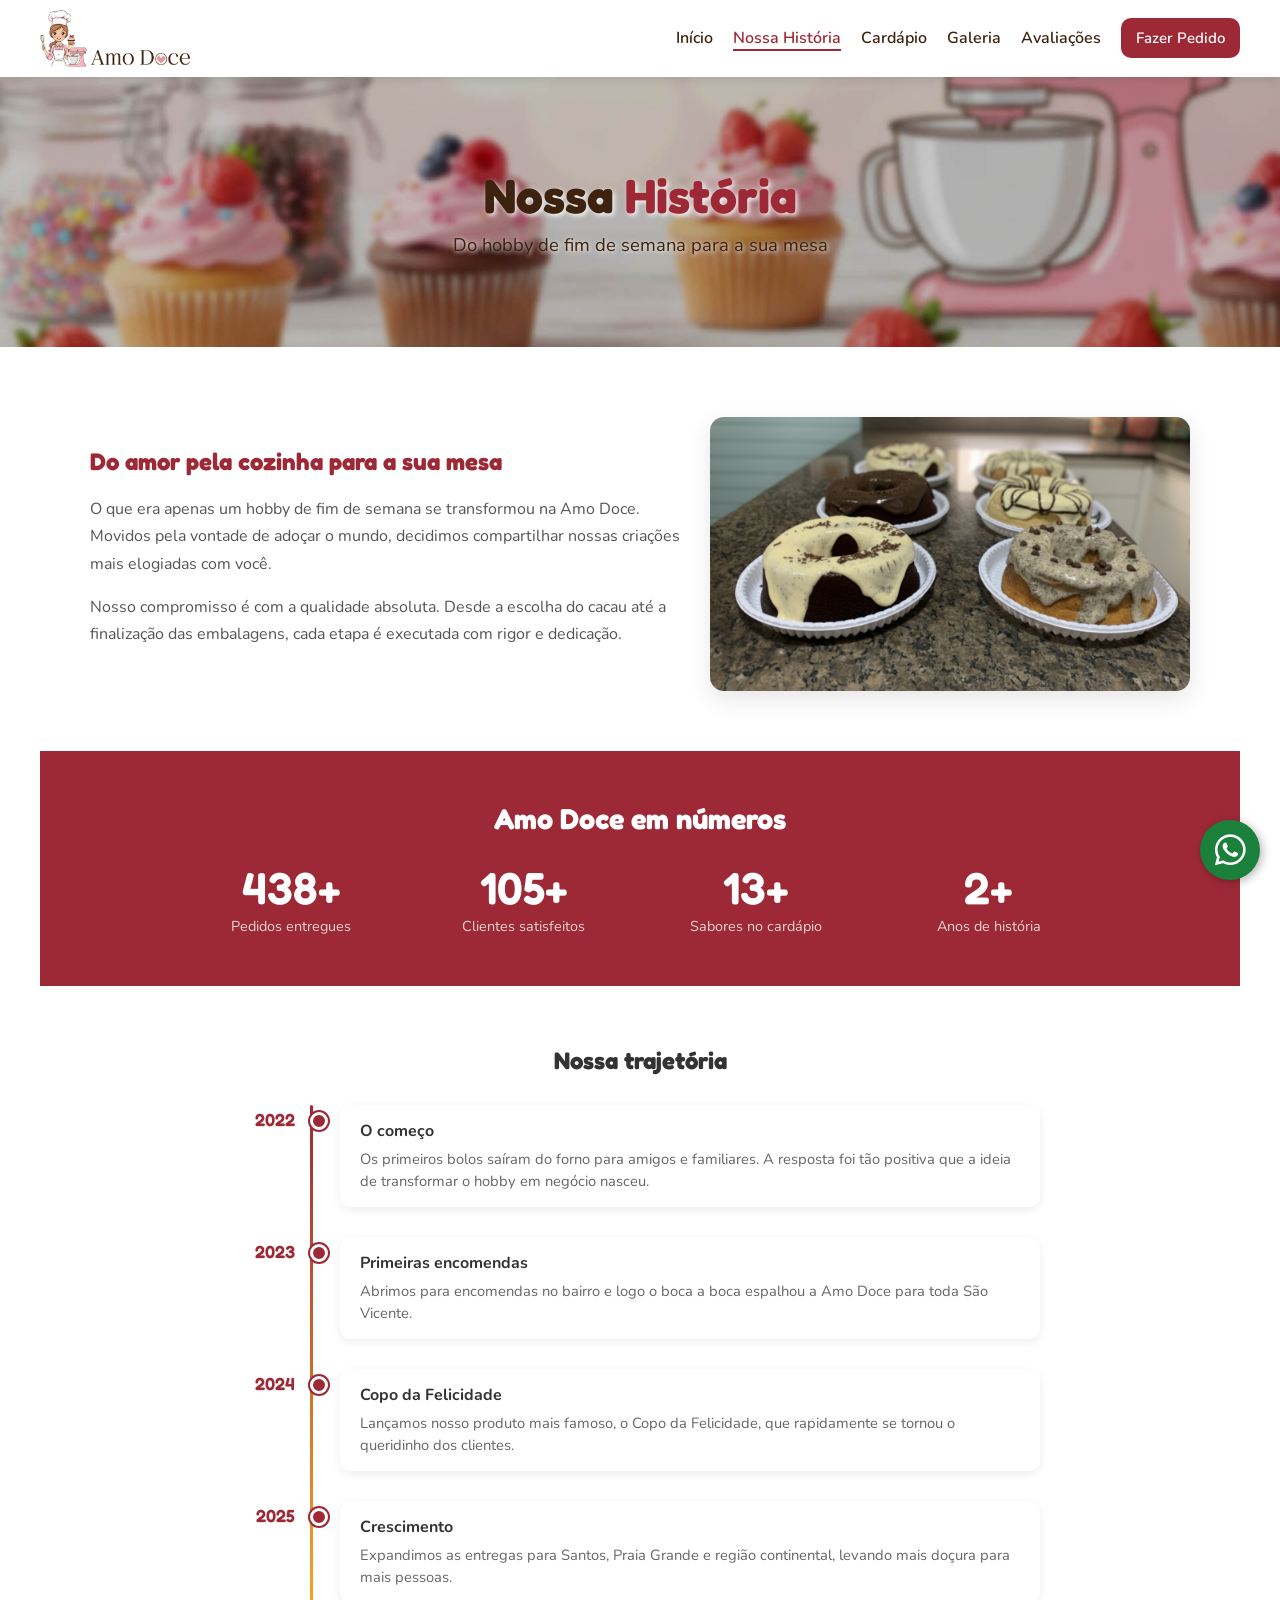
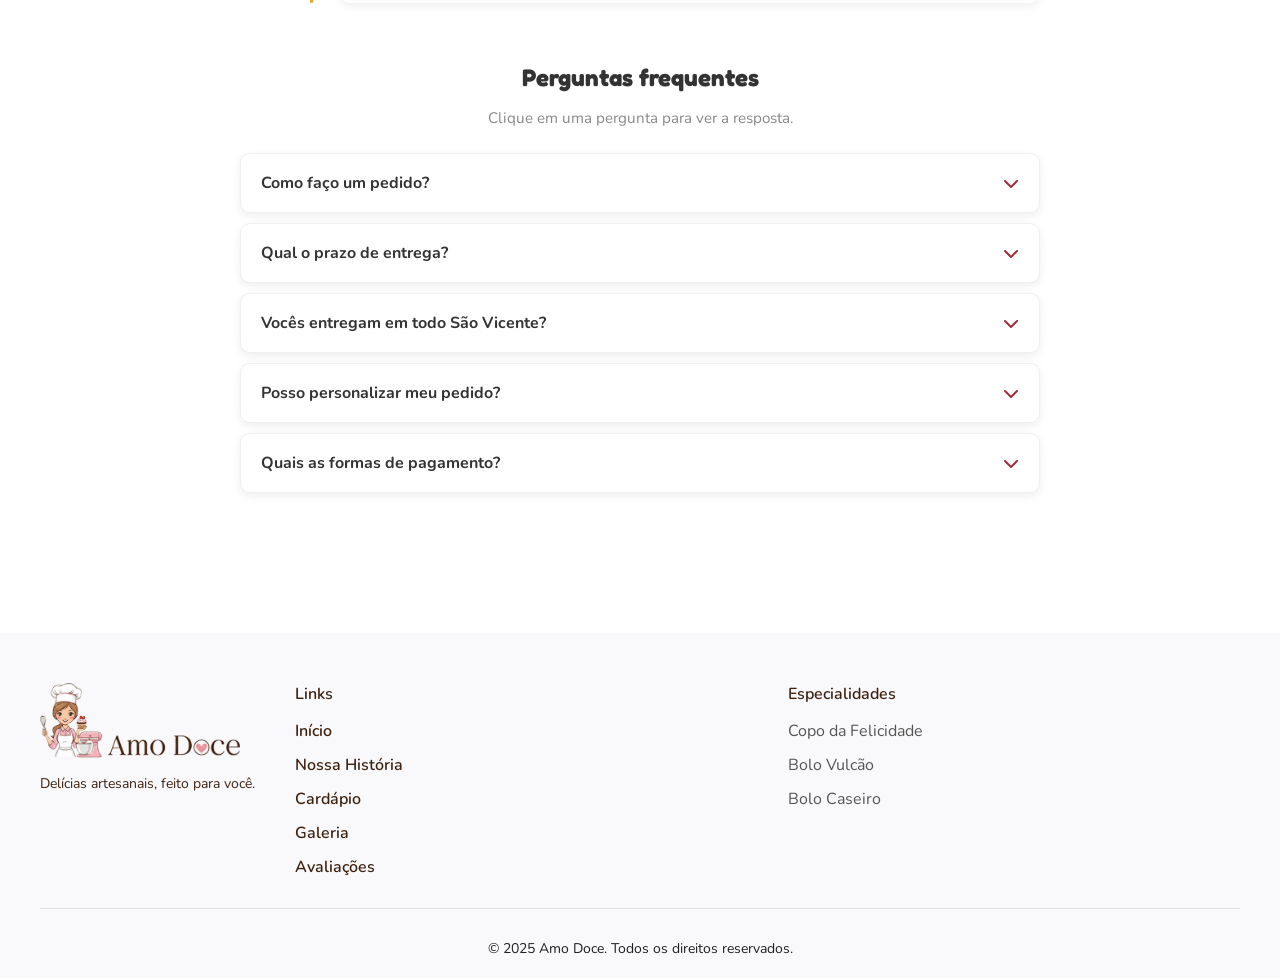
<file: site/html/sobre.html>
﻿<!DOCTYPE html>
<html lang="pt-BR">

<head>
    <meta charset="UTF-8">
    <meta name="viewport" content="width=device-width, initial-scale=1.0">
    <meta name="description" content="Conheça a história da Amo Doce, confeitaria artesanal com amor em cada doce.">
    <link href="https://fonts.googleapis.com/css2?family=Fredoka:wght@300;400;600&family=Nunito:wght@400;700&display=swap" rel="stylesheet">
    <link rel="stylesheet" href="https://cdnjs.cloudflare.com/ajax/libs/font-awesome/6.5.1/css/all.min.css">
    <link rel="stylesheet" href="../css/style.css">
    <title>Nossa História — AmoDoce</title>
</head>

<body>
    <a href="#main" class="skip-link">Ir para o conteúdo principal</a>

    <header>
        <div class="topo">
            <div class="logo">
                <a href="index.html">
                    <img src="../img/logo.png" alt="Logo Amo Doce">
                </a>
            </div>
            <input type="checkbox" id="menu-toggle" class="menu-toggle">
            <label for="menu-toggle" class="hamburger-menu">
                <span class="sr-only">Abrir menu de navegação</span>
                <span class="bar"></span>
                <span class="bar"></span>
                <span class="bar"></span>
            </label>
            <nav>
                <ul>
                    <li><a href="index.html">Início</a></li>
                    <li><a href="sobre.html" class="nav-active">Nossa História</a></li>
                    <li><a href="cardapio.html">Cardápio</a></li>
                    <li><a href="galeria.html">Galeria</a></li>
                    <li><a href="avaliacoes.html">Avaliações</a></li>
                    <li><a href="pedidos.html" class="button_fill">Fazer Pedido</a></li>
                </ul>
            </nav>
        </div>
    </header>

    <section class="page-hero">
        <h1>Nossa <span>História</span></h1>
        <p>Do hobby de fim de semana para a sua mesa</p>
    </section>

    <main id="main" tabindex="-1">

        <section class="sobre-historia">
            <div class="sobre-texto">
                <h2>Do amor pela cozinha para a sua mesa</h2>
                <p>O que era apenas um hobby de fim de semana se transformou na Amo Doce. Movidos pela vontade de adoçar o mundo, decidimos compartilhar nossas criações mais elogiadas com você.</p>
                <p>Nosso compromisso é com a qualidade absoluta. Desde a escolha do cacau até a finalização das embalagens, cada etapa é executada com rigor e dedicação.</p>
            </div>
            <img src="../img/bolos.jpeg" alt="Bolos caseiros fresquinhos com coberturas generosas.">
        </section>

        <section class="numeros-section">
            <h2>Amo Doce em números</h2>
            <ul class="numeros-lista" id="numeros-lista">
                <li class="numero-item">
                    <span class="numero-valor" data-alvo="500">0</span>
                    <span class="numero-label">Pedidos entregues</span>
                </li>
                <li class="numero-item">
                    <span class="numero-valor" data-alvo="120">0</span>
                    <span class="numero-label">Clientes satisfeitos</span>
                </li>
                <li class="numero-item">
                    <span class="numero-valor" data-alvo="15">0</span>
                    <span class="numero-label">Sabores no cardápio</span>
                </li>
                <li class="numero-item">
                    <span class="numero-valor" data-alvo="3">0</span>
                    <span class="numero-label">Anos de história</span>
                </li>
            </ul>
        </section>

        <section class="linha-do-tempo-section">
            <h2>Nossa trajetória</h2>
            <ol class="linha-do-tempo" id="linha-do-tempo">
                <li class="evento-timeline">
                    <div class="evento-ano">2022</div>
                    <div class="evento-conteudo">
                        <h3>O começo</h3>
                        <p>Os primeiros bolos saíram do forno para amigos e familiares. A resposta foi tão positiva que a ideia de transformar o hobby em negócio nasceu.</p>
                    </div>
                </li>
                <li class="evento-timeline">
                    <div class="evento-ano">2023</div>
                    <div class="evento-conteudo">
                        <h3>Primeiras encomendas</h3>
                        <p>Abrimos para encomendas no bairro e logo o boca a boca espalhou a Amo Doce para toda São Vicente.</p>
                    </div>
                </li>
                <li class="evento-timeline">
                    <div class="evento-ano">2024</div>
                    <div class="evento-conteudo">
                        <h3>Copo da Felicidade</h3>
                        <p>Lançamos nosso produto mais famoso, o Copo da Felicidade, que rapidamente se tornou o queridinho dos clientes.</p>
                    </div>
                </li>
                <li class="evento-timeline">
                    <div class="evento-ano">2025</div>
                    <div class="evento-conteudo">
                        <h3>Crescimento</h3>
                        <p>Expandimos as entregas para Santos, Praia Grande e região continental, levando mais doçura para mais pessoas.</p>
                    </div>
                </li>
            </ol>
        </section>

        <section class="faq-section">
            <h2>Perguntas frequentes</h2>
            <p class="faq-subtitulo">Clique em uma pergunta para ver a resposta.</p>
            <ul class="faq-lista" id="faq-lista">
                <li class="faq-item">
                    <button class="faq-pergunta" aria-expanded="false" aria-controls="faq-1">
                        Como faço um pedido?
                        <i class="fa-solid fa-chevron-down faq-icone"></i>
                    </button>
                    <div class="faq-resposta" id="faq-1" hidden>
                        <p>Você pode montar seu pedido aqui no site clicando em "Fazer Pedido" ou nos chamar diretamente pelo WhatsApp ou Instagram. Respondemos rapidinho!</p>
                    </div>
                </li>
                <li class="faq-item">
                    <button class="faq-pergunta" aria-expanded="false" aria-controls="faq-2">
                        Qual o prazo de entrega?
                        <i class="fa-solid fa-chevron-down faq-icone"></i>
                    </button>
                    <div class="faq-resposta" id="faq-2" hidden>
                        <p>Trabalhamos com encomendas. O prazo mínimo é de 48 horas antes da data desejada. Para bolos de festa, recomendamos 72 horas.</p>
                    </div>
                </li>
                <li class="faq-item">
                    <button class="faq-pergunta" aria-expanded="false" aria-controls="faq-3">
                        Vocês entregam em todo São Vicente?
                        <i class="fa-solid fa-chevron-down faq-icone"></i>
                    </button>
                    <div class="faq-resposta" id="faq-3" hidden>
                        <p>Sim! Entregamos em toda São Vicente, além de Santos, Praia Grande e área continental. Consulte as taxas de entrega na página inicial.</p>
                    </div>
                </li>
                <li class="faq-item">
                    <button class="faq-pergunta" aria-expanded="false" aria-controls="faq-4">
                        Posso personalizar meu pedido?
                        <i class="fa-solid fa-chevron-down faq-icone"></i>
                    </button>
                    <div class="faq-resposta" id="faq-4" hidden>
                        <p>Com certeza! Adoramos personalizar. Você pode escolher sabores, coberturas e até pedir decorações temáticas para datas especiais.</p>
                    </div>
                </li>
                <li class="faq-item">
                    <button class="faq-pergunta" aria-expanded="false" aria-controls="faq-5">
                        Quais as formas de pagamento?
                        <i class="fa-solid fa-chevron-down faq-icone"></i>
                    </button>
                    <div class="faq-resposta" id="faq-5" hidden>
                        <p>Aceitamos Pix, dinheiro e cartão de débito na entrega. Para encomendas de valor acima de R$ 50, solicitamos sinal de 50% no ato do pedido.</p>
                    </div>
                </li>
            </ul>
        </section>

    </main>

    <footer>
        <section>
            <div>
                <div>
                    <img src="../img/logo.png" alt="Logo Amo Doce">
                </div>
                <p>Delícias artesanais, feito para você.</p>
            </div>
            <div>
                <h3>Links</h3>
                <ul>
                    <li><a href="index.html">Início</a></li>
                    <li><a href="sobre.html">Nossa História</a></li>
                    <li><a href="cardapio.html">Cardápio</a></li>
                    <li><a href="galeria.html">Galeria</a></li>
                    <li><a href="avaliacoes.html">Avaliações</a></li>
                </ul>
            </div>
            <div>
                <h3>Especialidades</h3>
                <ul>
                    <li>Copo da Felicidade</li>
                    <li>Bolo Vulcão</li>
                    <li>Bolo Caseiro</li>
                </ul>
            </div>
        </section>
        <p>© 2025 Amo Doce. Todos os direitos reservados.</p>
    </footer>

    <a href="https://api.whatsapp.com/send?phone=5513974135864" class="btn-whatsapp-flutuante" target="_blank">
        <i class="fa-brands fa-whatsapp"></i>
        <span class="sr-only">Falar conosco pelo WhatsApp</span>
    </a>

    <script src="../js/sobre.js"></script>
</body>

</html>
</file>
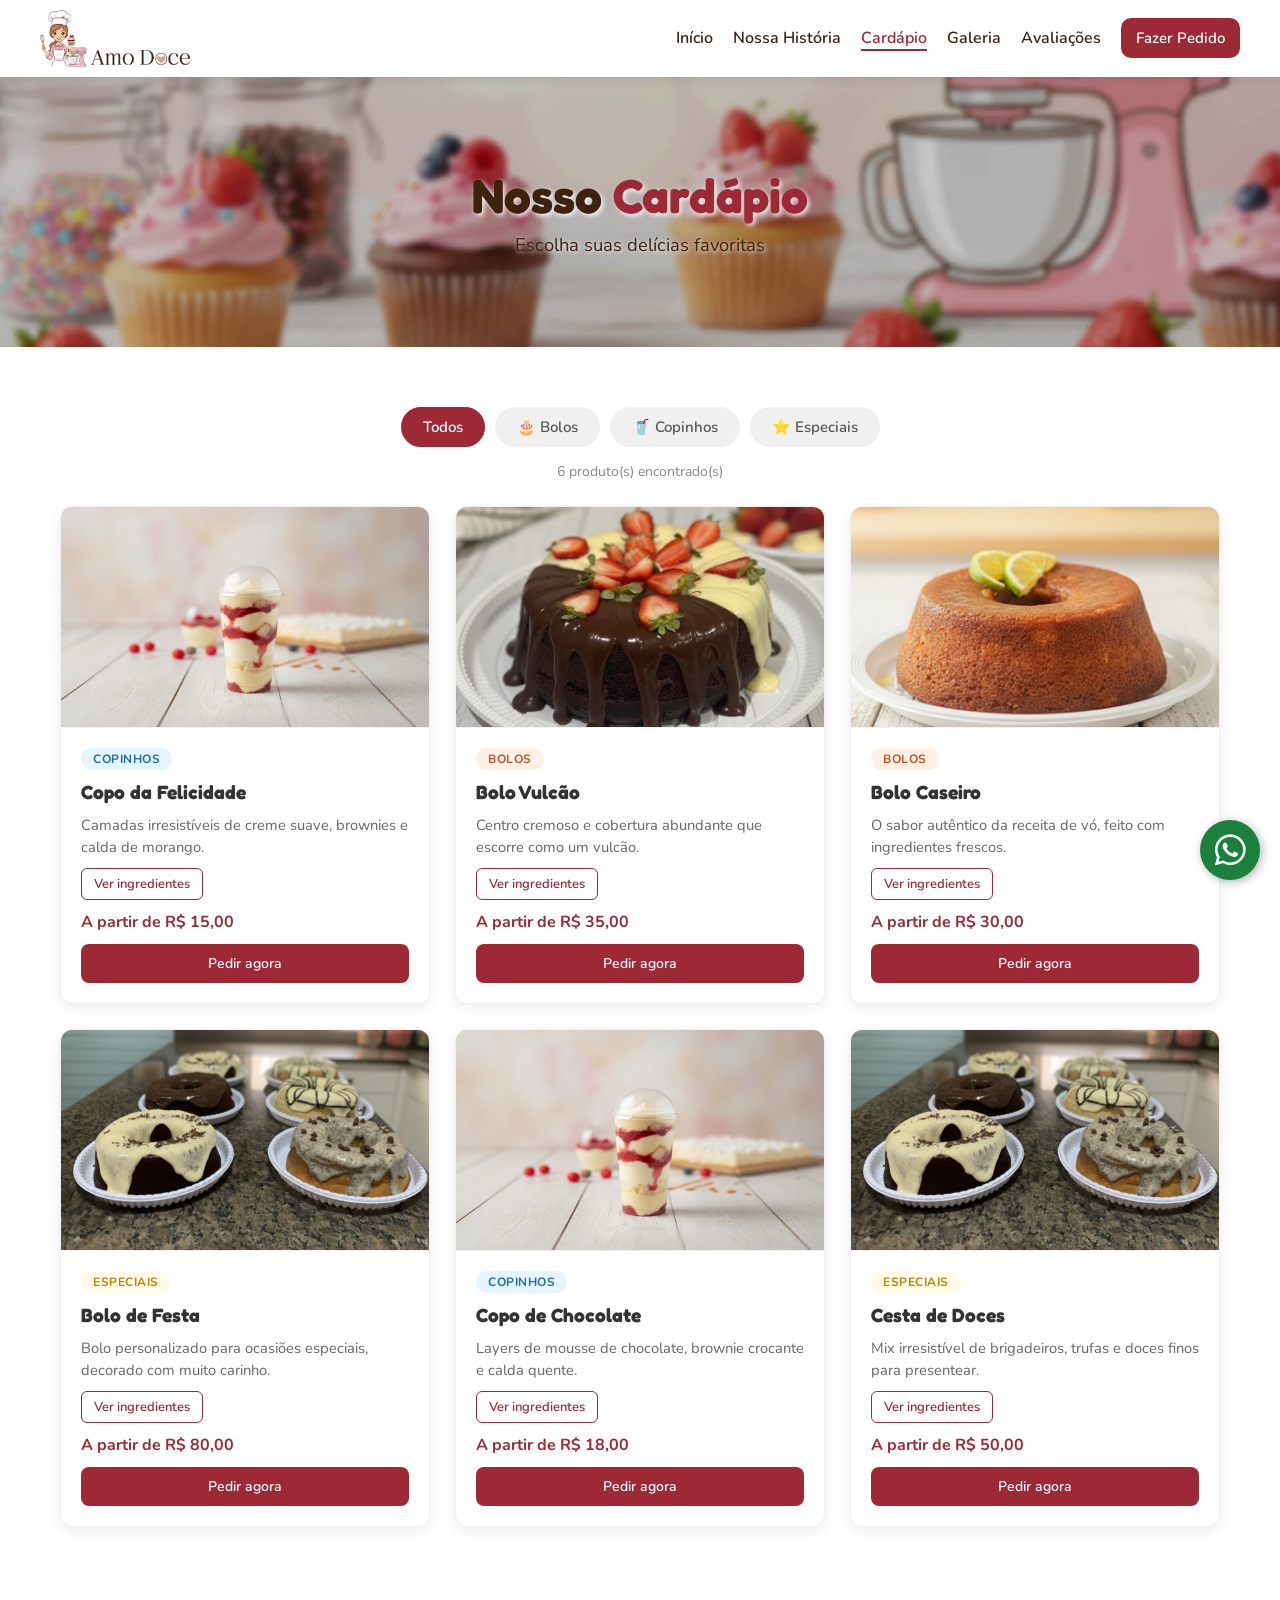
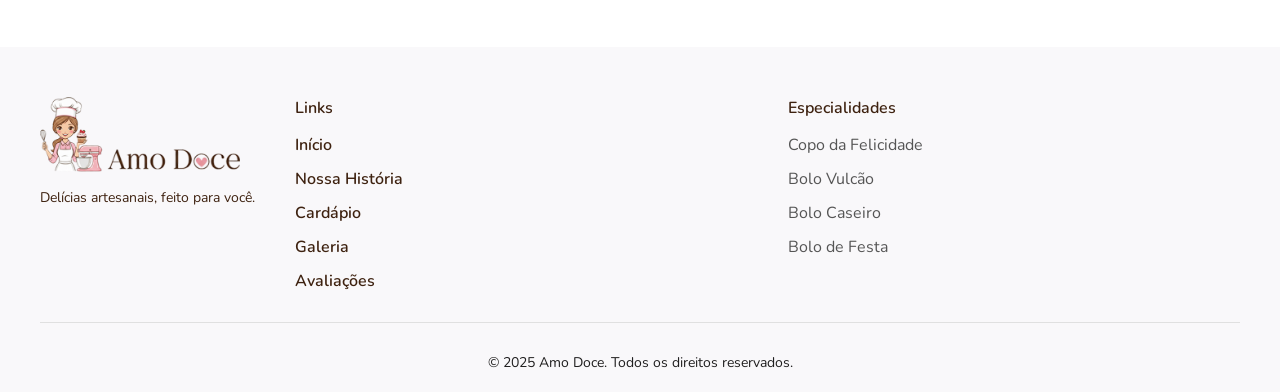
<file: Amo_doce/AmoDoce-main/AmoDoce-main/site/html/cardapio.html>
<!DOCTYPE html>
<html lang="pt-BR">

<head>
    <meta charset="UTF-8">
    <meta name="viewport" content="width=device-width, initial-scale=1.0">
    <meta name="description" content="Cardápio completo da Amo Doce — bolos, copinhos e muito mais doces artesanais.">
    <link href="https://fonts.googleapis.com/css2?family=Fredoka:wght@300;400;600&family=Nunito:wght@400;700&display=swap" rel="stylesheet">
    <link rel="stylesheet" href="https://cdnjs.cloudflare.com/ajax/libs/font-awesome/6.5.1/css/all.min.css">
    <link rel="stylesheet" href="../css/style.css">
    <title>Cardápio — AmoDoce</title>
</head>

<body>
    <a href="#main" class="skip-link">Ir para o conteúdo principal</a>

    <header>
        <div class="topo">
            <div class="logo">
                <a href="index.html">
                    <img src="../img/logo.png" alt="Logo Amo Doce">
                </a>
            </div>
            <input type="checkbox" id="menu-toggle" class="menu-toggle">
            <label for="menu-toggle" class="hamburger-menu">
                <span class="sr-only">Abrir menu de navegação</span>
                <span class="bar"></span>
                <span class="bar"></span>
                <span class="bar"></span>
            </label>
            <nav>
                <ul>
                    <li><a href="index.html">Início</a></li>
                    <li><a href="sobre.html">Nossa História</a></li>
                    <li><a href="cardapio.html" class="nav-active">Cardápio</a></li>
                    <li><a href="galeria.html">Galeria</a></li>
                    <li><a href="avaliacoes.html">Avaliações</a></li>
                    <li><a href="pedidos.html" class="button_fill">Fazer Pedido</a></li>
                </ul>
            </nav>
        </div>
    </header>

    <section class="page-hero">
        <h1>Nosso <span>Cardápio</span></h1>
        <p>Escolha suas delícias favoritas</p>
    </section>

    <main id="main" tabindex="-1">
        <section class="cardapio-section">
            <div class="filtros" id="filtros" role="group" aria-label="Filtrar produtos por categoria">
                <button class="filtro-btn ativo" data-filtro="todos" id="btn-todos">Todos</button>
                <button class="filtro-btn" data-filtro="bolos" id="btn-bolos">🎂 Bolos</button>
                <button class="filtro-btn" data-filtro="copinhos" id="btn-copinhos">🥤 Copinhos</button>
                <button class="filtro-btn" data-filtro="especiais" id="btn-especiais">⭐ Especiais</button>
            </div>

            <div class="contador-resultados" id="contador-resultados" aria-live="polite"></div>

            <ul class="cardapio-grid" id="cardapio-grid">
                <li class="cardapio-card" data-categoria="copinhos">
                    <img src="../img/Produtos/copo_da_felicidade_morango.png" alt="Copo da Felicidade de morango com camadas cremosas.">
                    <div class="card-body">
                        <span class="badge badge-copinhos">Copinhos</span>
                        <h2>Copo da Felicidade</h2>
                        <p>Camadas irresistíveis de creme suave, brownies e calda de morango.</p>
                        <button class="btn-detalhes" aria-expanded="false" aria-controls="detalhes-copo">Ver ingredientes</button>
                        <ul class="ingredientes" id="detalhes-copo" hidden>
                            <li>Creme de baunilha</li>
                            <li>Frutas frescas</li>
                            <li>Brownies</li>
                            <li>Calda de chocolate</li>
                            <li>Granulado colorido</li>
                        </ul>
                        <p class="preco">A partir de R$ 15,00</p>
                        <a href="pedidos.html?produto=Copo da Felicidade — R$ 15,00" class="button_fill btn-pedir">Pedir agora</a>
                    </div>
                </li>

                <li class="cardapio-card" data-categoria="bolos">
                    <img src="../img/Produtos/Bolo_Vulcao_Morango.png" alt="Bolo Vulcão de chocolate com ganache e morangos.">
                    <div class="card-body">
                        <span class="badge badge-bolos">Bolos</span>
                        <h2>Bolo Vulcão</h2>
                        <p>Centro cremoso e cobertura abundante que escorre como um vulcão.</p>
                        <button class="btn-detalhes" aria-expanded="false" aria-controls="detalhes-vulcao">Ver ingredientes</button>
                        <ul class="ingredientes" id="detalhes-vulcao" hidden>
                            <li>Massa de chocolate</li>
                            <li>Recheio de brigadeiro</li>
                            <li>Calda de chocolate</li>
                            <li>Granulado</li>
                            <li>Chantilly</li>
                        </ul>
                        <p class="preco">A partir de R$ 35,00</p>
                        <a href="pedidos.html?produto=Bolo Vulcão — R$ 35,00" class="button_fill btn-pedir">Pedir agora</a>
                    </div>
                </li>

                <li class="cardapio-card" data-categoria="bolos">
                    <img src="../img/Produtos/Bolo_de_Laranja.png" alt="Bolo caseiro dourado e fofinho de laranja.">
                    <div class="card-body">
                        <span class="badge badge-bolos">Bolos</span>
                        <h2>Bolo Caseiro</h2>
                        <p>O sabor autêntico da receita de vó, feito com ingredientes frescos.</p>
                        <button class="btn-detalhes" aria-expanded="false" aria-controls="detalhes-caseiro">Ver ingredientes</button>
                        <ul class="ingredientes" id="detalhes-caseiro" hidden>
                            <li>Massa de baunilha ou chocolate</li>
                            <li>Recheio de goiabada</li>
                            <li>Recheio de doce de leite</li>
                            <li>Cobertura de açúcar e canela</li>
                        </ul>
                        <p class="preco">A partir de R$ 30,00</p>
                        <a href="pedidos.html?produto=Bolo Caseiro — R$ 30,00" class="button_fill btn-pedir">Pedir agora</a>
                    </div>
                </li>

                <li class="cardapio-card" data-categoria="especiais">
                    <img src="../img/bolos.jpeg" alt="Bolos especiais com coberturas generosas.">
                    <div class="card-body">
                        <span class="badge badge-especiais">Especiais</span>
                        <h2>Bolo de Festa</h2>
                        <p>Bolo personalizado para ocasiões especiais, decorado com muito carinho.</p>
                        <button class="btn-detalhes" aria-expanded="false" aria-controls="detalhes-festa">Ver ingredientes</button>
                        <ul class="ingredientes" id="detalhes-festa" hidden>
                            <li>Massa personalizada</li>
                            <li>Recheio à escolha</li>
                            <li>Cobertura de pasta americana</li>
                            <li>Decoração temática</li>
                        </ul>
                        <p class="preco">A partir de R$ 80,00</p>
                        <a href="pedidos.html?produto=Bolo de Festa — R$ 80,00" class="button_fill btn-pedir">Pedir agora</a>
                    </div>
                </li>

                <li class="cardapio-card" data-categoria="copinhos">
                    <img src="../img/Produtos/copo_da_felicidade_morango.png" alt="Copo de chocolate com camadas cremosas.">
                    <div class="card-body">
                        <span class="badge badge-copinhos">Copinhos</span>
                        <h2>Copo de Chocolate</h2>
                        <p>Layers de mousse de chocolate, brownie crocante e calda quente.</p>
                        <button class="btn-detalhes" aria-expanded="false" aria-controls="detalhes-choco">Ver ingredientes</button>
                        <ul class="ingredientes" id="detalhes-choco" hidden>
                            <li>Mousse de chocolate</li>
                            <li>Brownie</li>
                            <li>Ganache</li>
                            <li>Granulado belga</li>
                        </ul>
                        <p class="preco">A partir de R$ 18,00</p>
                        <a href="pedidos.html?produto=Copo de Chocolate — R$ 18,00" class="button_fill btn-pedir">Pedir agora</a>
                    </div>
                </li>

                <li class="cardapio-card" data-categoria="especiais">
                    <img src="../img/bolos.jpeg" alt="Cesta de doces variados para presente.">
                    <div class="card-body">
                        <span class="badge badge-especiais">Especiais</span>
                        <h2>Cesta de Doces</h2>
                        <p>Mix irresistível de brigadeiros, trufas e doces finos para presentear.</p>
                        <button class="btn-detalhes" aria-expanded="false" aria-controls="detalhes-cesta">Ver ingredientes</button>
                        <ul class="ingredientes" id="detalhes-cesta" hidden>
                            <li>Brigadeiros tradicionais</li>
                            <li>Trufas de chocolate belga</li>
                            <li>Beijinhos de coco</li>
                            <li>Embalagem personalizada</li>
                        </ul>
                        <p class="preco">A partir de R$ 50,00</p>
                        <a href="pedidos.html?produto=Cesta de Doces — R$ 50,00" class="button_fill btn-pedir">Pedir agora</a>
                    </div>
                </li>
            </ul>
        </section>
    </main>

    <footer>
        <section>
            <div>
                <div>
                    <img src="../img/logo.png" alt="Logo Amo Doce">
                </div>
                <p>Delícias artesanais, feito para você.</p>
            </div>
            <div>
                <h3>Links</h3>
                <ul>
                    <li><a href="index.html">Início</a></li>
                    <li><a href="sobre.html">Nossa História</a></li>
                    <li><a href="cardapio.html">Cardápio</a></li>
                    <li><a href="galeria.html">Galeria</a></li>
                    <li><a href="avaliacoes.html">Avaliações</a></li>
                </ul>
            </div>
            <div>
                <h3>Especialidades</h3>
                <ul>
                    <li>Copo da Felicidade</li>
                    <li>Bolo Vulcão</li>
                    <li>Bolo Caseiro</li>
                    <li>Bolo de Festa</li>
                </ul>
            </div>
        </section>
        <p>© 2025 Amo Doce. Todos os direitos reservados.</p>
    </footer>

    <a href="https://api.whatsapp.com/send?phone=5513974135864" class="btn-whatsapp-flutuante" target="_blank">
        <i class="fa-brands fa-whatsapp"></i>
        <span class="sr-only">Falar conosco pelo WhatsApp</span>
    </a>

    <script src="../js/cardapio.js"></script>
</body>

</html>
</file>
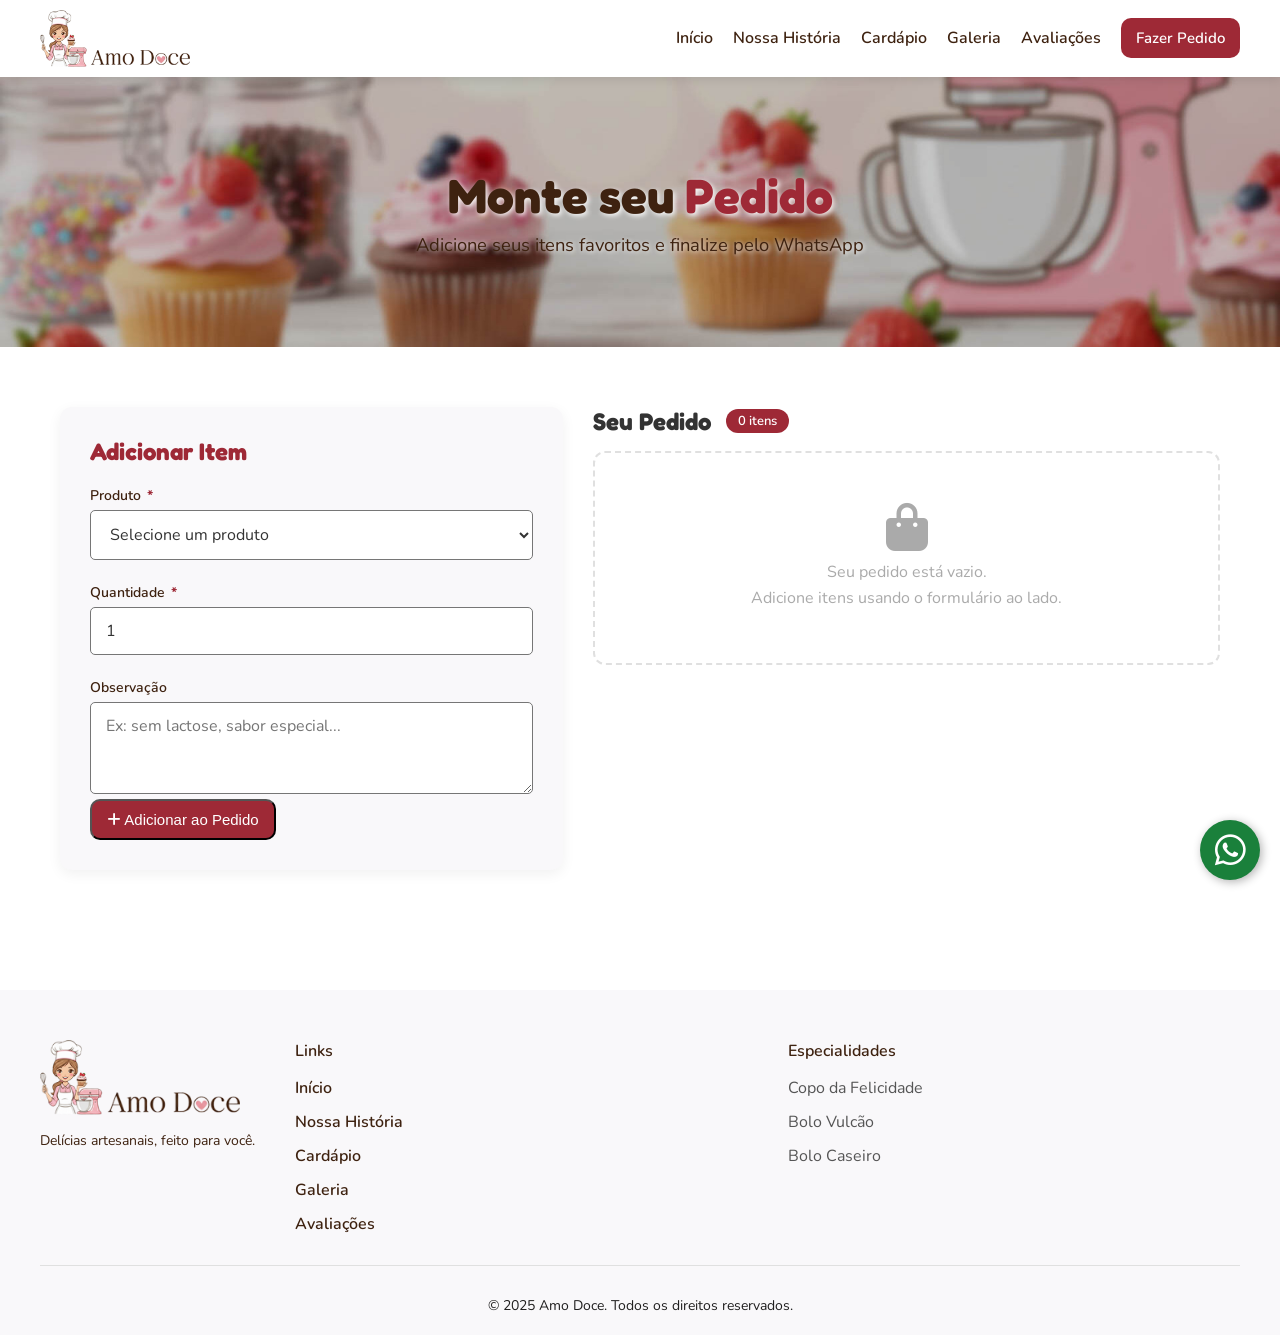
<file: Amo_doce/AmoDoce-main/AmoDoce-main/site/html/pedidos.html>
﻿<!DOCTYPE html>
<html lang="pt-BR">

<head>
    <meta charset="UTF-8">
    <meta name="viewport" content="width=device-width, initial-scale=1.0">
    <meta name="description" content="Monte seu pedido na Amo Doce — adicione, edite e remova itens do seu carrinho.">
    <link href="https://fonts.googleapis.com/css2?family=Fredoka:wght@300;400;600&family=Nunito:wght@400;700&display=swap" rel="stylesheet">
    <link rel="stylesheet" href="https://cdnjs.cloudflare.com/ajax/libs/font-awesome/6.5.1/css/all.min.css">
    <link rel="stylesheet" href="../css/style.css">
    <title>Monte seu Pedido — AmoDoce</title>
</head>

<body>
    <a href="#main" class="skip-link">Ir para o conteúdo principal</a>

    <header>
        <div class="topo">
            <div class="logo">
                <a href="index.html">
                    <img src="../img/logo.png" alt="Logo Amo Doce">
                </a>
            </div>
            <input type="checkbox" id="menu-toggle" class="menu-toggle">
            <label for="menu-toggle" class="hamburger-menu">
                <span class="sr-only">Abrir menu de navegação</span>
                <span class="bar"></span>
                <span class="bar"></span>
                <span class="bar"></span>
            </label>
            <nav>
                <ul>
                    <li><a href="index.html">Início</a></li>
                    <li><a href="sobre.html">Nossa História</a></li>
                    <li><a href="cardapio.html">Cardápio</a></li>
                    <li><a href="galeria.html">Galeria</a></li>
                    <li><a href="avaliacoes.html">Avaliações</a></li>
                    <li><a href="pedidos.html" class="button_fill nav-active">Fazer Pedido</a></li>
                </ul>
            </nav>
        </div>
    </header>

    <section class="page-hero">
        <h1>Monte seu <span>Pedido</span></h1>
        <p>Adicione seus itens favoritos e finalize pelo WhatsApp</p>
    </section>

    <main id="main" tabindex="-1">
        <section class="pedidos-section">
            <div class="pedidos-layout">

                <div class="pedido-form-area">
                    <h2 id="form-titulo">Adicionar Item</h2>
                    <form id="form-pedido" novalidate>
                        <input type="hidden" id="item-editando" value="">

                        <div class="form-group">
                            <label for="produto">Produto <span class="req" aria-hidden="true">*</span></label>
                            <select id="produto" name="produto" required aria-required="true">
                                <option value="" disabled selected>Selecione um produto</option>
                                <option value="Copo da Felicidade — R$ 15,00">Copo da Felicidade — R$ 15,00</option>
                                <option value="Copo de Chocolate — R$ 18,00">Copo de Chocolate — R$ 18,00</option>
                                <option value="Bolo Vulcão — R$ 35,00">Bolo Vulcão — R$ 35,00</option>
                                <option value="Bolo Caseiro — R$ 30,00">Bolo Caseiro — R$ 30,00</option>
                                <option value="Bolo de Festa — R$ 80,00">Bolo de Festa — R$ 80,00</option>
                                <option value="Cesta de Doces — R$ 50,00">Cesta de Doces — R$ 50,00</option>
                            </select>
                            <span class="erro-msg" id="erro-produto" aria-live="polite"></span>
                        </div>

                        <div class="form-group">
                            <label for="quantidade">Quantidade <span class="req" aria-hidden="true">*</span></label>
                            <input type="number" id="quantidade" name="quantidade" min="1" max="99" value="1" required aria-required="true">
                            <span class="erro-msg" id="erro-quantidade" aria-live="polite"></span>
                        </div>

                        <div class="form-group">
                            <label for="observacao">Observação</label>
                            <textarea id="observacao" name="observacao" rows="3" placeholder="Ex: sem lactose, sabor especial..."></textarea>
                        </div>

                        <div class="form-acoes">
                            <button type="submit" class="button_fill" id="btn-adicionar">
                                <i class="fa-solid fa-plus"></i> Adicionar ao Pedido
                            </button>
                            <button type="button" class="btn-cancelar-edicao" id="btn-cancelar" style="display:none">
                                Cancelar edição
                            </button>
                        </div>
                    </form>
                </div>

                <div class="pedido-lista-area">
                    <div class="pedido-lista-header">
                        <h2>Seu Pedido</h2>
                        <span class="contador-itens" id="contador-itens" aria-live="polite">0 itens</span>
                    </div>

                    <div class="pedido-vazio" id="pedido-vazio">
                        <i class="fa-solid fa-bag-shopping"></i>
                        <p>Seu pedido está vazio.</p>
                        <p>Adicione itens usando o formulário ao lado.</p>
                    </div>

                    <table class="tabela-pedido" id="tabela-pedido" hidden>
                        <thead>
                            <tr>
                                <th scope="col">Produto</th>
                                <th scope="col">Qtd.</th>
                                <th scope="col">Observação</th>
                                <th scope="col">Ações</th>
                            </tr>
                        </thead>
                        <tbody id="tbody-pedido">
                        </tbody>
                    </table>

                    <div class="pedido-total" id="pedido-total" hidden>
                        <div class="total-linha">
                            <span>Total estimado:</span>
                            <strong id="valor-total">R$ 0,00</strong>
                        </div>
                        <div class="pedido-btn-finalizar">
                            <a id="btn-whatsapp-pedido" href="#" class="btn-finalizar button_fill" target="_blank">
                                <i class="fa-brands fa-whatsapp"></i> Finalizar pelo WhatsApp
                            </a>
                            <button type="button" id="btn-limpar" class="btn-limpar">
                                <i class="fa-solid fa-trash"></i> Limpar pedido
                            </button>
                        </div>
                    </div>
                </div>

            </div>
        </section>
    </main>

    <footer>
        <section>
            <div>
                <div>
                    <img src="../img/logo.png" alt="Logo Amo Doce">
                </div>
                <p>Delícias artesanais, feito para você.</p>
            </div>
            <div>
                <h3>Links</h3>
                <ul>
                    <li><a href="index.html">Início</a></li>
                    <li><a href="sobre.html">Nossa História</a></li>
                    <li><a href="cardapio.html">Cardápio</a></li>
                    <li><a href="galeria.html">Galeria</a></li>
                    <li><a href="avaliacoes.html">Avaliações</a></li>
                </ul>
            </div>
            <div>
                <h3>Especialidades</h3>
                <ul>
                    <li>Copo da Felicidade</li>
                    <li>Bolo Vulcão</li>
                    <li>Bolo Caseiro</li>
                </ul>
            </div>
        </section>
        <p>© 2025 Amo Doce. Todos os direitos reservados.</p>
    </footer>

    <a href="https://api.whatsapp.com/send?phone=5513974135864" class="btn-whatsapp-flutuante" target="_blank">
        <i class="fa-brands fa-whatsapp"></i>
        <span class="sr-only">Falar conosco pelo WhatsApp</span>
    </a>

    <script src="../js/pedidos.js"></script>
</body>

</html>
</file>
<file: site/css/style.css>
html {
    scroll-behavior: smooth;
}

:root {
    --cor-fundo: #9E2936;
}

body {
    font-family: 'Nunito', sans-serif;
    margin: 0;
    overflow-x: hidden;
    color: #333;
    background-color: #fff;
}

.skip-link {
    position: absolute;
    top: -100px;
    left: 50%;
    transform: translateX(-50%);
    background-color: var(--cor-fundo);
    color: white;
    padding: 10px 20px;
    z-index: 2000;
    transition: top 0.3s ease;
    text-decoration: none;
    font-weight: bold;
    border-radius: 0 0 10px 10px;
    box-shadow: 0 2px 5px rgba(0, 0, 0, 0.2);
}

.skip-link:focus {
    top: 0;
    outline: 3px solid #3E2210;
}

.logo img {
    max-width: 150px;
    margin: 0 auto;
    display: block;
}

.logo {
    margin: 0;
}

.topo {
    display: flex;
    align-items: center;
    justify-content: space-between;
    max-width: 1200px;
    margin: 0 auto;
    padding: 10px 20px;
}

body>header {
    background-color: #fff;
    box-shadow: 0 2px 10px rgba(0, 0, 0, 0.1);
    position: sticky;
    top: 0;
    z-index: 1000;
    width: 100%;
}

nav ul {
    display: flex;
    gap: 20px;
    align-items: center;
    margin: 0;
    padding: 0;
}

nav ul li {
    cursor: pointer;
    list-style: none;
}

.button_fill {
    background-color: #9E2936;
    background-color: var(--cor-fundo);
    padding: 10px 15px;
    font-size: 20px;
    cursor: pointer;
    border-radius: 10px;
    color: white;
    font-size: 15px;
    display: inline-block;
}


.button_outline {
    background-color: rgba(0, 0, 0, 0.65);
    outline: solid 2px #fff;
    outline-offset: -2.5px;
    padding: 10px 10px;
    font-size: 20px;
    cursor: pointer;
    border-radius: 10px;
    color: white;
    font-size: 15px;
    box-sizing: border-box;
}

.button_outline:hover {
    background-color: rgba(255, 255, 255, 0.1);
    box-shadow: 0 0 10px #ffffff80;
}

a {
    text-decoration: none;
    color: #3E2210;
    background-color: transparent;
    font-weight: 600;
    transition: color 0.3s;
}

.button_fill,
.button_fill:hover {
    color: white;
}

section.banner {
    background-image: url("../img/BackGroundCopy2.jpg");
    background-size: cover;
    height: clamp(400px, 60vh, 700px);
    background-position: bottom;

    display: flex;
    flex-direction: column;
    justify-content: center;
    align-items: center;

    gap: 10px;
    color: #3E2210;
    padding: 20px;
    box-sizing: border-box;
    text-align: center;
}

section.banner a {
    color: white;
}

section.banner div {
    display: flex;
    align-items: center;
    gap: 10px;
    flex-wrap: wrap;
    justify-content: center;
}

section.banner h2 {
    font-size: clamp(2rem, 5vw + 1rem, 3.75rem);
    margin: 0;
    text-shadow: 2px 2px 5px rgba(255, 255, 255, 0.9), -1px -1px 3px rgba(255, 255, 255, 0.9);
}

section.banner span {
    color: #3E2210;
}

section.banner p {
    font-size: clamp(1rem, 1vw + 0.5rem, 1.25rem);
    /* Fonte fluida */
    margin: 0;
    text-shadow: 1px 1px 4px rgba(255, 255, 255, 0.9);
}

main {
    margin: 0 auto;
    max-width: 1200px;
    padding: 20px;
}

main section {
    margin-bottom: 60px;
    /* Garante espaço para o scroll não "comer" o título */
    scroll-margin-top: 100px;
}

section.historia header {
    display: flex;
    flex-direction: column;
    justify-content: center;
    align-items: center;
    margin-bottom: 10px;

}

section.historia p {
    margin: 0;
}

section.historia>div {
    display: flex;
    flex-wrap: wrap;
    justify-content: center;
    gap: 20px;
    align-items: center;
}

section.historia>div>* {
    flex-grow: 1;
    flex-basis: 400px;
}

section.historia p {
    text-align: left;
}

section.historia img {
    max-width: 100%;
    height: auto;
    max-height: 300px;
    border-radius: 10px;
    display: block;
}

/* --- ESTILOS DO MENU HAMBÚRGUER --- */

.menu-toggle {
    display: none;
}

.hamburger-menu {
    display: none;
    flex-direction: column;
    justify-content: space-around;
    width: 30px;
    height: 24px;
    cursor: pointer;
    z-index: 1001;
}

.hamburger-menu .bar {
    display: block;
    width: 100%;
    height: 3px;
    background-color: #3E2210;
    border-radius: 3px;
    transition: all 0.3s ease-in-out;
}

@media (max-width: 768px) {

    .topo {
        padding: 15px 20px;
        justify-content: space-between;
        position: relative;
    }

    .logo img {
        max-width: 120px;
    }


    .hamburger-menu {
        display: flex;
    }

    nav {
        position: fixed;
        top: 0;
        /* Começa fora da tela (à direita) */
        right: -100%;
        width: 250px;
        /* Largura do menu */
        height: 100vh;
        /* Altura total da tela */
        background-color: #ffffff;
        box-shadow: -5px 0 15px rgba(0, 0, 0, 0.1);
        transition: right 0.3s ease-in-out;
        z-index: 1000;
    }


    nav ul {
        flex-direction: column;
        gap: 0;
        padding-top: 80px;
        align-items: flex-start;
    }

    nav ul li {
        width: 100%;
    }

    nav ul li a {

        display: block;
        padding: 20px 30px;
        color: #3E2210;
        width: 100%;
    }

    nav ul li a:hover {
        background-color: #f5f5f5;
    }

    nav .button_fill {
        margin: 20px 30px;
        text-align: center;
        width: calc(100% - 60px);
    }


    .menu-toggle:checked~nav {
        right: 0;
    }

    /* Anima o ícone de hambúrguer para um "X" */
    .menu-toggle:checked~.hamburger-menu .bar:nth-child(1) {
        transform: rotate(45deg) translate(6px, 6px);
    }

    .menu-toggle:checked~.hamburger-menu .bar:nth-child(2) {
        opacity: 0;
    }

    .menu-toggle:checked~.hamburger-menu .bar:nth-child(3) {
        transform: rotate(-45deg) translate(6px, -6px);
    }
}

.Produtos {
    height: auto;
    display: flex;
    flex-direction: column;
    margin: 0 auto;
}

.Produtos>ul {
    list-style: none;
    display: grid;
    grid-template-columns: repeat(auto-fit, minmax(320px, 1fr));
    gap: 20px;
    padding: 0;
}

.Produtos>h2,
.Produtos>p {
    margin: 0;
    text-align: center;
    padding: 0;
    margin-bottom: 20px;
}

.Produtos>ul>li {
    width: 100%;
    height: auto;
    box-shadow: 0 4px 12px rgba(0, 0, 0, 0.08);
    border-radius: 10px;
    border: 1px solid #f0f0f0;
    background-color: #ffffff;
    transition: transform 0.3s ease, box-shadow 0.3s ease;
}

.Produtos>ul>li:hover {
    transform: translateY(-5px);
    box-shadow: 0 8px 20px rgba(0, 0, 0, 0.12);
}

.Produtos>ul>li img {
    width: 100%;
    aspect-ratio: 3.5 / 2;
    height: 250px;
    object-fit: cover;
    background-color: #f8f8f8;
    object-position: center center;
    border-radius: 10px 10px 0 0;
    border-bottom: 1px solid #f0f0f0;
}

.Produtos>ul>li>div {
    padding: 20px;
}

.Produtos>ul>li h3 {
    margin-top: 0;
    margin-bottom: 8px;
    font-size: 1.25rem;
    color: #333;
}

.Produtos>ul>li p {
    font-size: 0.95rem;
    color: #555;
    line-height: 1.5;
    margin-bottom: 15px;
}

.Produtos>ul>li ul {
    list-style: none;
    margin-top: 10px;
    margin-bottom: 20px;
    padding-left: 0;
}


.Produtos>ul>li ul li {
    position: relative;
    padding-left: 20px;
    font-size: 0.9rem;
    color: #3E2210;
    margin-bottom: 5px;
}


.Produtos>ul>li ul li::before {
    content: '•';
    position: absolute;
    left: 0;
    top: 0;
    color: var(--cor-fundo);
    font-weight: bold;
}

/* MUDANÇA: Estilo do Preço */
.Produtos>ul>li .preco {
    margin-top: 20px;
    margin-bottom: 0;
    font-size: 1.15rem;
    color: #3E2210;
    font-weight: 700;
}


/* ===== TAXAS DE ENTREGA ===== */
.entrega {
    margin-bottom: 60px;
}

.entrega h2,
.entrega p {
    text-align: center;
}

.tabela-wrapper {
    overflow-x: auto;
    /* Garante scroll em telas pequenas */
    margin-top: 20px;
    border-radius: 10px;
    box-shadow: 0 4px 12px rgba(0, 0, 0, 0.08);
}

.tabela-taxas {
    width: 100%;
    border-collapse: collapse;
    background-color: #fff;
    min-width: 500px;
    /* Evita que a tabela fique muito espremida */
}

.tabela-taxas caption {
    padding: 10px;
    font-size: 14px;
    color: #3E2210;
    font-style: italic;
    caption-side: bottom;
}

.tabela-taxas th,
.tabela-taxas td {
    padding: 15px 20px;
    text-align: left;
    border-bottom: 1px solid #f0f0f0;
    background-color: #fff;
    color: #333;
}

.tabela-taxas thead th {
    background-color: var(--cor-fundo);
    color: #fff;
    font-weight: 700;
    text-transform: uppercase;
    font-size: 14px;
    letter-spacing: 0.5px;
}

.tabela-taxas tbody tr:hover {
    background-color: #fdf5f6;
    color: #3E2210;
}

.tabela-taxas td strong {
    color: #3E2210;
}

.tabela-taxas tfoot td {
    text-align: center;
    font-size: 14px;
    color: #3E2210;
    background-color: #f9f9f9;
}

@media (max-width: 600px) {

    .tabela-taxas th,
    .tabela-taxas td {
        padding: 12px 10px;
        font-size: 14px;
    }
}

section.contato {
    max-width: 1200px;
    height: auto;
    display: flex;
    flex-direction: column;
    margin: 0 auto;
}

section.contato>h2 {
    font-size: 28px;
    margin: 0;
    text-align: center;
    padding: 0;
    margin-bottom: 20px;
}

section.contato>div {
    display: flex;
    flex-wrap: wrap;
    gap: 40px;
    justify-content: center;
    padding: 0 5%;
}

section.contato address {
    word-wrap: break-word;
    font-style: normal;
}

.adress {
    display: flex;
    gap: 15px;
    flex-direction: column;
}

.adress div {
    display: flex;
    gap: 10px;
    align-items: center;
}

.adress div i,
.clock i {
    font-size: 20px;
    color: var(--cor-fundo);
    width: 25px;
    text-align: center;
}

.sr-only {
    position: absolute;
    width: 1px;
    height: 1px;
    padding: 0;
    margin: -1px;
    overflow: hidden;
    clip: rect(0, 0, 0, 0);
    white-space: nowrap;
    border-width: 0;
    color: #3E2210;
    background-color: #fff;
}

.clock {
    display: flex;
    align-items: center;
    gap: 10px;
    margin-bottom: 10px;
}

.horario {
    display: flex;
    justify-content: space-between;
    width: 100%;
    margin-bottom: 8px;
    font-size: 14px;
    color: #3E2210;
    background-color: #fff;
}

.horario span {
    color: #3E2210;
    background-color: #fff;
}

section.contato>div>section {
    flex-grow: 1;
    flex-basis: 400px;
    min-width: 300px;
    display: flex;
    flex-direction: column;
    gap: 20px;
}

section.contato>div>section:nth-of-type(1) div:nth-of-type(2) {
    margin-top: 15px;
}

section.contato>div>section:nth-of-type(2) {
    justify-content: center;
}

section.contato>div>section:nth-of-type(2) h2 {
    margin-bottom: 0;
}

section.contato>div>section:nth-of-type(2)>div {
    display: flex;
    flex-direction: column;
    gap: 15px;
    width: 100%;
}

section.contato>div>section:nth-of-type(2)>div a {
    display: flex;
    gap: 15px;
    height: auto;
    padding: 12px 20px;
    align-items: center;
    justify-content: center;
    width: 100%;
    max-width: 350px;
    align-self: center;
    border: none;
    font-size: 16px;
    border-radius: 5px;
    text-decoration: none;
    color: white;
    transition: transform 0.3s ease;
    box-sizing: border-box;
}

section.contato>div>section:nth-of-type(2)>div a:hover {
    transform: scale(1.03);
}


section.contato>div>section:nth-of-type(2)>div a i {
    font-size: 20px;
    color: rgb(0, 0, 0);
}


section.contato>div>section:nth-of-type(2)>div a.btn1 {
    background-color: #25D366;
    color: #2b2b2b;
}


section.contato>div>section:nth-of-type(2)>div a.btn2 {
    background-color: #f7b2cb;
    background: linear-gradient(to right, #d4b5e6, #f7b2cb, #fbe2a1);
    color: #1A0D06;
}

/* ===== FORMULÁRIO DE CONTATO ===== */
.formulario-contato {
    background-color: #f9f8fa;
    border-radius: 10px;
    padding: 30px;
    box-shadow: 0 4px 12px rgba(0, 0, 0, 0.05);
}

.formulario-contato h2 {
    text-align: center;
    margin-top: 0;
    margin-bottom: 20px;
    color: #3E2210;
}

.form-padrao {
    display: flex;
    flex-direction: column;
    gap: 15px;
}

.form-padrao fieldset {
    border: 1px solid #dcdcdc;
    border-radius: 8px;
    padding: 15px 20px 20px;
    margin: 0;
    margin-bottom: 10px;
    display: flex;
    flex-direction: column;
    gap: 15px;
}

.form-padrao legend {
    font-weight: 700;
    color: #3E2210;
    padding: 0 10px;
    font-size: 16px;
}

.form-group {
    display: flex;
    flex-direction: column;
    gap: 5px;
}

.form-group label {
    font-size: 14px;
    font-weight: 600;
    color: #3E2210;
}

.req {
    color: var(--cor-fundo);
    font-weight: bold;
    margin-left: 2px;
}

.erro-msg {
    color: #d93025;
    font-size: 13px;
    font-weight: 600;
    min-height: 18px;
    display: block;
}

.form-group input,
.form-group select,
.form-group textarea {
    padding: 12px 15px;
    border: 1px solid #767676;
    /* WCAG 3:1 contrast for borders */
    border-radius: 5px;
    font-family: inherit;
    font-size: 16px;
    /* Acessibilidade Mobile: prevenir zoom no iOS */
    transition: border-color 0.3s, box-shadow 0.3s;
    background-color: #fff;
    color: #333;
}

.form-group input:focus,
.form-group select:focus,
.form-group textarea:focus {
    outline: none;
    border-color: #3E2210;
    box-shadow: 0 0 0 3px rgba(62, 34, 16, 0.2);
}

.form-group input.input-erro,
.form-group select.input-erro,
.form-group textarea.input-erro {
    border-color: #d93025;
}

.form-group input.input-erro:focus,
.form-group select.input-erro:focus,
.form-group textarea.input-erro:focus {
    box-shadow: 0 0 0 3px rgba(217, 48, 37, 0.2);
}

.form-group textarea {
    resize: vertical;
}

.btn-enviar {
    border: none;
    font-weight: 600;
    margin-top: 10px;
    width: 100%;
    padding: 15px;
    transition: all 0.3s ease;
}

.btn-enviar:hover,
.btn-enviar:focus {
    filter: brightness(0.9);
    outline: none;
    box-shadow: 0 0 0 3px rgba(158, 41, 54, 0.4);
}

/* ===== FOOTER ===== */
footer {
    padding: 50px 20px 20px;
    margin-top: 60px;
    background-color: #f9f8fa;
}

footer>section {
    max-width: 1200px;
    margin: 0 auto;
    display: grid;
    grid-template-columns: auto 1fr 1fr;
    gap: 40px;
    margin-bottom: 30px;
}

/* Coluna 1 - Logo e descrição */
footer>section>div:nth-child(1) {
    display: flex;
    flex-direction: column;
    gap: 15px;
}

footer>section>div:nth-child(1)>div {
    display: flex;
    align-items: center;
    gap: 10px;
}

footer>section>div:nth-child(1)>div>img {
    height: auto;
    max-width: 200px;
    /* Largura para o novo placeholder */
}

footer>section>div:nth-child(1)>p {
    font-size: 14px;
    color: #3E2210;
    background-color: #f9f8fa;
    margin: 0;
    line-height: 1.5;
}

/* Colunas 2 e 3 - Links e Especialidades */
footer>section>div:nth-child(2),
footer>section>div:nth-child(3) {
    display: flex;
    flex-direction: column;
    justify-content: flex-start;
}

footer>section>div>h3 {
    font-size: 16px;
    font-weight: 600;
    margin-top: 0;
    margin-bottom: 15px;
    padding-bottom: 0;
    color: #3E2210;
    background-color: #f9f8fa;
}

footer>section>div>ul {
    display: flex;
    flex-direction: column;
    gap: 12px;
    padding: 0;
    margin: 0;
    list-style: none;
}

footer>section>div>ul>li {
    font-size: 16px;
    color: #555;
    transition: color 0.3s ease;
    cursor: pointer;
}

footer>section>div>ul>li:hover {
    color: var(--cor-fundo);
}

footer>p {
    text-align: center;
    font-size: 14px;
    color: #201f1f;
    border-top: 1px solid #e0e0e0;
    padding-top: 30px;
    max-width: 1200px;
    margin: 0 auto;
}

/* Botão Flutuante whatsapp */
.btn-whatsapp-flutuante {
    position: fixed;
    bottom: 20px;
    right: 20px;
    background-color: #1A803B;
    color: white;
    width: 60px;
    height: 60px;
    border-radius: 50%;
    display: flex;
    justify-content: center;
    align-items: center;
    font-size: 35px;
    box-shadow: 2px 2px 10px rgba(0, 0, 0, 0.3);
    z-index: 2000;
    transition: transform 0.3s, background-color 0.3s;
    text-decoration: none;
}

.btn-whatsapp-flutuante:hover {
    transform: scale(1.1);
    background-color: #167337;
}

.btn-whatsapp-flutuante::after {
    content: "Faça seu pedido já!";
    position: absolute;
    right: 75px;
    top: 50%;
    transform: translateY(-50%) translateX(10px);
    background-color: white;
    color: #3E2210;
    padding: 8px 15px;
    border-radius: 20px;
    font-size: 14px;
    font-weight: bold;
    font-family: 'Nunito', sans-serif;
    white-space: nowrap;
    box-shadow: 0 4px 10px rgba(0, 0, 0, 0.15);
    opacity: 0;
    visibility: hidden;
    pointer-events: none;
    transition: all 0.3s ease;
}

.btn-whatsapp-flutuante::before {
    content: "";
    position: absolute;
    right: 68px;
    top: 50%;
    transform: translateY(-50%) translateX(10px);
    border-style: solid;
    border-width: 6px 0 6px 8px;
    border-color: transparent transparent transparent white;
    opacity: 0;
    visibility: hidden;
    transition: all 0.3s ease;
}

.btn-whatsapp-flutuante:hover::after,
.btn-whatsapp-flutuante:hover::before {
    opacity: 1;
    visibility: visible;
    transform: translateY(-50%) translateX(0);
}


@media (max-width: 768px) {

    .btn-whatsapp-flutuante::after,
    .btn-whatsapp-flutuante::before {
        display: none;
    }
}

.btn-whatsapp-flutuante:hover {
    transform: scale(1.1);
    background-color: #1ebe57;
}

/* Responsividade */
@media (max-width: 768px) {
    footer>section {
        grid-template-columns: 1fr;
        gap: 30px;
    }

    footer {
        padding: 30px 20px;
    }
}

.nav-active {
    color: var(--cor-fundo);
    border-bottom: 2px solid var(--cor-fundo);
}

.button_fill.nav-active {
    color: white;
    border-bottom: none;
}

.page-hero {
    background-image: url("../img/BackGroundCopy2.jpg");
    background-size: cover;
    background-position: bottom;
    height: clamp(200px, 30vh, 350px);
    display: flex;
    flex-direction: column;
    justify-content: center;
    align-items: center;
    text-align: center;
    gap: 8px;
    color: #3E2210;
    padding: 20px;
    box-sizing: border-box;
}

.page-hero h1 {
    font-family: 'Fredoka', sans-serif;
    font-size: clamp(1.8rem, 5vw, 3rem);
    margin: 0;
    text-shadow: 2px 2px 5px rgba(255,255,255,0.9);
}

.page-hero h1 span {
    color: var(--cor-fundo);
}

.page-hero p {
    font-size: clamp(0.95rem, 2vw, 1.15rem);
    margin: 0;
    text-shadow: 1px 1px 4px rgba(255,255,255,0.9);
}

/* =============================================
   CARDÁPIO
   ============================================= */
.cardapio-section {
    padding: 40px 20px;
    max-width: 1200px;
    margin: 0 auto;
}

.busca-container {
    display: flex;
    max-width: 480px;
    margin: 0 auto 20px auto;
    position: relative;
    align-items: center;
}

.busca-container input {
    width: 100%;
    padding: 12px 20px 12px 45px;
    border: 2px solid #e0e0e0;
    border-radius: 30px;
    font-family: 'Nunito', sans-serif;
    font-size: 16px;
    color: #333;
    outline: none;
    transition: all 0.3s ease;
    background-color: #fff;
    box-sizing: border-box;
}

.busca-container input:focus {
    border-color: var(--cor-fundo);
    box-shadow: 0 0 0 3px rgba(158, 41, 54, 0.15);
}

.busca-container i {
    position: absolute;
    left: 18px;
    color: #888;
    font-size: 16px;
    pointer-events: none;
    transition: color 0.3s ease;
}

.busca-container input:focus + i {
    color: var(--cor-fundo);
}

.filtros {
    display: flex;
    flex-wrap: wrap;
    gap: 10px;
    justify-content: center;
    margin-bottom: 15px;
}

.filtro-btn {
    background-color: #f0f0f0;
    border: 2px solid transparent;
    border-radius: 25px;
    padding: 8px 20px;
    font-family: 'Nunito', sans-serif;
    font-size: 15px;
    font-weight: 600;
    cursor: pointer;
    transition: all 0.25s ease;
    color: #555;
}

.filtro-btn:hover {
    border-color: var(--cor-fundo);
    color: var(--cor-fundo);
}

.filtro-btn.ativo {
    background-color: var(--cor-fundo);
    color: #fff;
    border-color: var(--cor-fundo);
}

.contador-resultados {
    text-align: center;
    font-size: 14px;
    color: #888;
    margin-bottom: 25px;
}

.cardapio-grid {
    list-style: none;
    padding: 0;
    margin: 0;
    display: grid;
    grid-template-columns: repeat(auto-fill, minmax(300px, 1fr));
    gap: 25px;
}

.cardapio-card {
    background: #fff;
    border-radius: 12px;
    box-shadow: 0 4px 14px rgba(0,0,0,0.08);
    border: 1px solid #f0f0f0;
    overflow: hidden;
    transition: transform 0.3s ease, box-shadow 0.3s ease;
    display: flex;
    flex-direction: column;
}

.cardapio-card:hover {
    transform: translateY(-5px);
    box-shadow: 0 10px 24px rgba(0,0,0,0.13);
}

.cardapio-card > img {
    width: 100%;
    height: 220px;
    object-fit: cover;
    object-position: center;
    display: block;
    border-bottom: 1px solid #f0f0f0;
}

.card-body {
    padding: 20px;
    display: flex;
    flex-direction: column;
    gap: 10px;
    flex: 1;
}

.badge {
    display: inline-block;
    padding: 3px 12px;
    border-radius: 20px;
    font-size: 12px;
    font-weight: 700;
    text-transform: uppercase;
    letter-spacing: 0.5px;
    width: fit-content;
}

.badge-bolos { background-color: #fff0e6; color: #c0522a; }
.badge-copinhos { background-color: #e6f4ff; color: #1a6fb5; }
.badge-especiais { background-color: #fffbe6; color: #b5860d; }

.card-body h2 {
    font-family: 'Fredoka', sans-serif;
    margin: 0;
    font-size: 1.2rem;
    color: #333;
}

.card-body p {
    margin: 0;
    font-size: 0.92rem;
    color: #666;
    line-height: 1.5;
}

.card-body .preco {
    font-weight: 700;
    color: var(--cor-fundo);
    font-size: 1rem;
    margin-top: auto;
}

.btn-detalhes {
    background: none;
    border: 1px solid var(--cor-fundo);
    color: var(--cor-fundo);
    border-radius: 6px;
    padding: 6px 12px;
    font-family: 'Nunito', sans-serif;
    font-size: 13px;
    font-weight: 600;
    cursor: pointer;
    transition: all 0.2s;
    width: fit-content;
}

.btn-detalhes:hover {
    background-color: var(--cor-fundo);
    color: #fff;
}

.ingredientes {
    list-style: none;
    padding: 0;
    margin: 0;
}

.ingredientes li {
    position: relative;
    padding-left: 18px;
    font-size: 0.88rem;
    color: #444;
    margin-bottom: 4px;
}

.ingredientes li::before {
    content: '•';
    position: absolute;
    left: 0;
    color: var(--cor-fundo);
    font-weight: bold;
}

.btn-pedir {
    text-align: center;
    border-radius: 8px;
    padding: 10px 16px;
    font-size: 14px;
}

/* =============================================
   PEDIDOS — CRUD
   ============================================= */
.pedidos-section {
    padding: 40px 20px;
    max-width: 1200px;
    margin: 0 auto;
}

.pedidos-layout {
    display: flex;
    flex-wrap: wrap;
    gap: 30px;
    align-items: flex-start;
}

/* Abas de Navegação do Formulário */
.form-tabs {
    display: flex;
    background: rgba(0, 0, 0, 0.05);
    border-radius: 30px;
    padding: 4px;
    margin-bottom: 25px;
    gap: 4px;
}

.tab-btn {
    flex: 1;
    border: none;
    background: transparent;
    padding: 10px 15px;
    font-family: 'Nunito', sans-serif;
    font-size: 14px;
    font-weight: 700;
    color: #555;
    cursor: pointer;
    border-radius: 25px;
    transition: all 0.3s ease;
    text-align: center;
}

.tab-btn:hover {
    color: var(--cor-fundo);
}

.tab-btn.active {
    background: #fff;
    color: var(--cor-fundo);
    box-shadow: 0 2px 8px rgba(0, 0, 0, 0.08);
}

/* Ocultação de abas */
.hidden-tab {
    display: none !important;
}

/* Formulário de Doce Personalizado */
.form-section {
    margin-bottom: 25px;
}

.form-section h3 {
    font-size: 15px;
    font-weight: 700;
    color: #3E2210;
    margin-bottom: 12px;
    border-bottom: 1px solid #eee;
    padding-bottom: 6px;
}

.form-subtitulo {
    font-size: 14px;
    color: #777;
    margin-top: -15px;
    margin-bottom: 20px;
}

/* Grids de Opções */
.options-grid {
    display: grid;
    grid-template-columns: 1fr 1fr;
    gap: 12px;
}

.options-grid.cols-2 {
    grid-template-columns: repeat(2, 1fr);
}

/* Cards Grandes de Opção */
.card-option {
    cursor: pointer;
    position: relative;
    display: block;
}

.card-option input[type="radio"],
.card-option-simple input[type="radio"],
.card-option-simple input[type="checkbox"] {
    position: absolute;
    opacity: 0;
    width: 0;
    height: 0;
}

.card-option-content {
    background: #fff;
    border: 2px solid #e2e2e2;
    border-radius: 12px;
    padding: 15px 10px;
    text-align: center;
    display: flex;
    flex-direction: column;
    align-items: center;
    gap: 6px;
    transition: all 0.3s ease;
    box-shadow: 0 2px 6px rgba(0,0,0,0.02);
}

.card-option-content i {
    font-size: 24px;
    color: #888;
    transition: color 0.3s ease;
}

.card-option-content .option-title {
    font-size: 13px;
    font-weight: 700;
    color: #333;
}

.card-option-content .option-price {
    font-size: 12px;
    font-weight: 600;
    color: var(--cor-fundo);
}

/* Estado Ativo/Hover */
.card-option:hover .card-option-content,
.card-option-simple:hover {
    border-color: #f0c3c8;
    background-color: #fffbfa;
}

.card-option input[type="radio"]:checked + .card-option-content {
    border-color: var(--cor-fundo);
    background-color: #fff5f6;
    box-shadow: 0 4px 10px rgba(158, 41, 54, 0.1);
}

.card-option input[type="radio"]:checked + .card-option-content i {
    color: var(--cor-fundo);
    transform: scale(1.1);
}

/* Opções Simples (Cards pequenos) */
.card-option-simple {
    background: #fff;
    border: 2px solid #e2e2e2;
    border-radius: 8px;
    padding: 10px 12px;
    display: flex;
    align-items: center;
    justify-content: center;
    text-align: center;
    font-size: 13px;
    font-weight: 600;
    color: #444;
    cursor: pointer;
    transition: all 0.3s ease;
    min-height: 42px;
    box-sizing: border-box;
}

.card-option-simple input[type="radio"]:checked + span,
.card-option-simple input[type="checkbox"]:checked + span {
    color: var(--cor-fundo);
}

.card-option-simple:has(input:checked) {
    border-color: var(--cor-fundo);
    background-color: #fff5f6;
    font-weight: 700;
}

/* Card de Resumo e Preço */
.custom-resumo-card {
    background: #fff;
    border-radius: 10px;
    padding: 15px;
    border-left: 4px solid var(--cor-fundo);
    margin-bottom: 25px;
    box-shadow: 0 2px 8px rgba(0, 0, 0, 0.04);
}

.custom-resumo-card h4 {
    margin: 0 0 5px 0;
    font-size: 13px;
    color: #888;
    text-transform: uppercase;
    letter-spacing: 0.5px;
}

.custom-resumo-card p {
    margin: 0;
    font-size: 14px;
    color: #444;
    line-height: 1.5;
    font-weight: 600;
}

.custom-total-linha {
    display: flex;
    justify-content: space-between;
    align-items: center;
    margin-top: 12px;
    padding-top: 10px;
    border-top: 1px dashed #eee;
    font-size: 14px;
    color: #333;
}

.custom-total-linha strong {
    font-size: 18px;
    color: var(--cor-fundo);
}

.btn-adicionar-custom {
    width: 100%;
    border: none;
    font-weight: 700;
    padding: 14px;
    font-size: 15px;
    display: flex;
    align-items: center;
    justify-content: center;
    gap: 8px;
    transition: all 0.3s ease;
}

.btn-adicionar-custom:hover {
    filter: brightness(0.9);
}

.pedido-form-area {
    flex: 1 1 340px;
    background: #f9f8fa;
    border-radius: 12px;
    padding: 30px;
    box-shadow: 0 4px 14px rgba(0,0,0,0.06);
}

.pedido-form-area h2 {
    margin-top: 0;
    color: var(--cor-fundo);
    font-family: 'Fredoka', sans-serif;
}

.form-acoes {
    display: flex;
    gap: 10px;
    flex-wrap: wrap;
    margin-top: 5px;
}

.btn-cancelar-edicao {
    background: none;
    border: 1px solid #aaa;
    border-radius: 8px;
    padding: 10px 16px;
    cursor: pointer;
    font-family: 'Nunito', sans-serif;
    font-size: 14px;
    color: #666;
    transition: all 0.2s;
}

.btn-cancelar-edicao:hover {
    border-color: var(--cor-fundo);
    color: var(--cor-fundo);
}

.pedido-lista-area {
    flex: 2 1 420px;
}

.pedido-lista-header {
    display: flex;
    align-items: center;
    gap: 15px;
    margin-bottom: 15px;
}

.pedido-lista-header h2 {
    margin: 0;
    font-family: 'Fredoka', sans-serif;
    color: #333;
}

.contador-itens {
    background: var(--cor-fundo);
    color: #fff;
    border-radius: 20px;
    padding: 3px 12px;
    font-size: 13px;
    font-weight: 600;
}

.pedido-vazio {
    text-align: center;
    color: #aaa;
    padding: 50px 20px;
    border: 2px dashed #e0e0e0;
    border-radius: 12px;
}

.pedido-vazio i {
    font-size: 3rem;
    margin-bottom: 10px;
    display: block;
}

.pedido-vazio p {
    margin: 4px 0;
}

.tabela-pedido {
    width: 100%;
    border-collapse: collapse;
    background: #fff;
    border-radius: 10px;
    overflow: hidden;
    box-shadow: 0 4px 12px rgba(0,0,0,0.07);
    margin-bottom: 15px;
    transition: transform 0.3s ease, box-shadow 0.3s ease;
}

.tabela-destaque {
    animation: destaque-carrinho 1.5s ease-in-out;
}

@keyframes destaque-carrinho {
    0% {
        box-shadow: 0 0 0 rgba(158, 41, 54, 0);
        transform: scale(1);
    }
    25% {
        box-shadow: 0 0 25px rgba(158, 41, 54, 0.8);
        transform: scale(1.02);
    }
    75% {
        box-shadow: 0 0 25px rgba(158, 41, 54, 0.8);
        transform: scale(1.02);
    }
    100% {
        box-shadow: 0 4px 12px rgba(0,0,0,0.07);
        transform: scale(1);
    }
}

.tabela-pedido thead th {
    background-color: var(--cor-fundo);
    color: #fff;
    padding: 12px 15px;
    text-align: left;
    font-size: 14px;
    text-transform: uppercase;
    letter-spacing: 0.4px;
}

.tabela-pedido tbody td {
    padding: 12px 15px;
    border-bottom: 1px solid #f0f0f0;
    font-size: 14px;
    color: #444;
    vertical-align: middle;
}

.tabela-pedido tbody tr:last-child td {
    border-bottom: none;
}

.tabela-pedido tbody tr:hover {
    background-color: #fdf5f6;
}

.td-acoes {
    display: flex;
    gap: 8px;
    flex-wrap: wrap;
}

.btn-tabela {
    border: none;
    border-radius: 6px;
    padding: 5px 12px;
    font-family: 'Nunito', sans-serif;
    font-size: 13px;
    font-weight: 600;
    cursor: pointer;
    transition: filter 0.2s;
}

.btn-editar {
    background-color: #e8f4ff;
    color: #1a6fb5;
}

.btn-remover {
    background-color: #fff0f0;
    color: #c0392b;
}

.btn-tabela:hover {
    filter: brightness(0.9);
}

.pedido-total {
    background: #f9f8fa;
    border-radius: 10px;
    padding: 20px 25px;
    box-shadow: 0 4px 12px rgba(0,0,0,0.06);
}

.total-linha {
    display: flex;
    justify-content: space-between;
    align-items: center;
    font-size: 1.1rem;
    margin-bottom: 15px;
    color: #333;
}

.total-linha strong {
    color: var(--cor-fundo);
    font-size: 1.3rem;
}

.pedido-btn-finalizar {
    display: flex;
    gap: 10px;
    flex-wrap: wrap;
}

.btn-finalizar {
    flex: 1;
    text-align: center;
    padding: 12px;
    border-radius: 8px;
    font-size: 15px;
    display: flex;
    align-items: center;
    justify-content: center;
    gap: 8px;
}

.btn-limpar {
    background: none;
    border: 1px solid #ccc;
    border-radius: 8px;
    padding: 10px 18px;
    font-family: 'Nunito', sans-serif;
    font-size: 14px;
    font-weight: 600;
    cursor: pointer;
    color: #888;
    transition: all 0.2s;
    display: flex;
    align-items: center;
    gap: 6px;
}

.btn-limpar:hover {
    border-color: #c0392b;
    color: #c0392b;
}

/* =============================================
   AVALIAÇÕES — DOM TRAVERSAL
   ============================================= */
.avaliacoes-section {
    padding: 40px 20px;
    max-width: 1200px;
    margin: 0 auto;
}

.avaliacoes-layout {
    display: flex;
    flex-wrap: wrap;
    gap: 35px;
    align-items: flex-start;
}

.avaliacao-form-area {
    flex: 1 1 320px;
    background: #f9f8fa;
    border-radius: 12px;
    padding: 30px;
    box-shadow: 0 4px 14px rgba(0,0,0,0.06);
}

.avaliacao-form-area h2 {
    margin-top: 0;
    color: var(--cor-fundo);
    font-family: 'Fredoka', sans-serif;
}

.estrelas-input {
    display: flex;
    gap: 6px;
    margin-top: 5px;
}

.estrela-btn {
    background: none;
    border: none;
    font-size: 2rem;
    color: #ccc;
    cursor: pointer;
    padding: 0;
    transition: transform 0.15s, color 0.15s;
    line-height: 1;
}

.estrela-btn.estrela-ativa {
    color: #f5a623;
}

.estrela-btn:hover {
    transform: scale(1.2);
}

.avaliacoes-lista-area {
    flex: 2 1 380px;
}

.avaliacoes-lista-header {
    display: flex;
    align-items: center;
    gap: 15px;
    margin-bottom: 15px;
}

.avaliacoes-lista-header h2 {
    margin: 0;
    font-family: 'Fredoka', sans-serif;
    color: #333;
}

.contador-avaliacoes {
    background: var(--cor-fundo);
    color: #fff;
    border-radius: 20px;
    padding: 3px 12px;
    font-size: 13px;
    font-weight: 600;
}

.sem-avaliacoes {
    text-align: center;
    color: #aaa;
    padding: 50px 20px;
    border: 2px dashed #e0e0e0;
    border-radius: 12px;
}

.sem-avaliacoes i {
    font-size: 2.5rem;
    margin-bottom: 10px;
    display: block;
}

.sem-avaliacoes p { margin: 4px 0; }

.lista-avaliacoes {
    list-style: none;
    padding: 0;
    margin: 0;
    display: flex;
    flex-direction: column;
    gap: 16px;
}

.avaliacao-card {
    background: #fff;
    border-radius: 10px;
    padding: 20px;
    box-shadow: 0 3px 10px rgba(0,0,0,0.07);
    border: 2px solid transparent;
    transition: border-color 0.3s ease, background-color 0.3s ease;
}

.avaliacao-destaque {
    border-color: var(--cor-fundo);
    background-color: #fff9f9;
}

.av-cabecalho {
    display: flex;
    align-items: center;
    justify-content: space-between;
    margin-bottom: 8px;
}

.av-nome {
    font-size: 1rem;
    color: #333;
}

.av-estrelas {
    color: #f5a623;
    font-size: 1.15rem;
    letter-spacing: 2px;
}

.av-produto {
    font-size: 0.88rem;
    color: #888;
    margin: 0 0 8px;
}

.av-comentario {
    font-size: 0.95rem;
    color: #555;
    line-height: 1.5;
    margin: 0 0 12px;
}

.av-acoes {
    display: flex;
    gap: 8px;
}

/* =============================================
   SOBRE / HISTÓRIA
   ============================================= */
.sobre-historia {
    display: flex;
    flex-wrap: wrap;
    gap: 30px;
    align-items: center;
    justify-content: center;
    max-width: 1100px;
    margin: 50px auto 60px;
    padding: 0 20px;
}

.sobre-texto {
    flex: 1 1 380px;
}

.sobre-texto h2 {
    font-family: 'Fredoka', sans-serif;
    color: var(--cor-fundo);
    margin-top: 0;
}

.sobre-texto p {
    line-height: 1.7;
    color: #555;
    margin-bottom: 12px;
}

.sobre-historia > img {
    flex: 1 1 320px;
    max-width: 480px;
    width: 100%;
    border-radius: 14px;
    object-fit: cover;
    max-height: 320px;
    box-shadow: 0 8px 24px rgba(0,0,0,0.1);
}

/* Contadores */
.numeros-section {
    background: var(--cor-fundo);
    padding: 50px 20px;
    text-align: center;
    margin-bottom: 60px;
}

.numeros-section h2 {
    color: #fff;
    font-family: 'Fredoka', sans-serif;
    margin-top: 0;
    margin-bottom: 30px;
    font-size: 1.8rem;
}

.numeros-lista {
    list-style: none;
    padding: 0;
    margin: 0 auto;
    display: flex;
    flex-wrap: wrap;
    justify-content: center;
    gap: 30px;
    max-width: 900px;
}

.numero-item {
    flex: 1 1 150px;
    display: flex;
    flex-direction: column;
    align-items: center;
    gap: 5px;
}

.numero-valor {
    font-family: 'Fredoka', sans-serif;
    font-size: 2.8rem;
    color: #fff;
    font-weight: 600;
    line-height: 1;
}

.numero-label {
    font-size: 0.9rem;
    color: rgba(255,255,255,0.8);
}

/* Linha do tempo */
.linha-do-tempo-section {
    max-width: 800px;
    margin: 0 auto 60px;
    padding: 0 20px;
}

.linha-do-tempo-section h2 {
    font-family: 'Fredoka', sans-serif;
    color: #333;
    text-align: center;
    margin-bottom: 30px;
}

.linha-do-tempo {
    list-style: none;
    padding: 0;
    margin: 0;
    position: relative;
}

.linha-do-tempo::before {
    content: '';
    position: absolute;
    left: 70px;
    top: 0;
    bottom: 0;
    width: 3px;
    background: linear-gradient(to bottom, var(--cor-fundo), #f5a623);
    border-radius: 3px;
}

.evento-timeline {
    display: flex;
    gap: 25px;
    margin-bottom: 30px;
    align-items: flex-start;
}

.evento-ano {
    font-family: 'Fredoka', sans-serif;
    font-size: 1.1rem;
    font-weight: 600;
    color: var(--cor-fundo);
    width: 55px;
    text-align: right;
    flex-shrink: 0;
    padding-top: 4px;
    position: relative;
}

.evento-ano::after {
    content: '';
    position: absolute;
    right: -33px;
    top: 7px;
    width: 12px;
    height: 12px;
    border-radius: 50%;
    background: var(--cor-fundo);
    border: 3px solid #fff;
    box-shadow: 0 0 0 2px var(--cor-fundo);
}

.evento-conteudo {
    background: #fff;
    border-radius: 10px;
    padding: 15px 20px;
    box-shadow: 0 3px 10px rgba(0,0,0,0.07);
    flex: 1;
    margin-left: 20px;
}

.evento-conteudo h3 {
    margin-top: 0;
    margin-bottom: 6px;
    color: #333;
    font-size: 1rem;
}

.evento-conteudo p {
    margin: 0;
    font-size: 0.92rem;
    color: #666;
    line-height: 1.5;
}

/* FAQ Accordion */
.faq-section {
    max-width: 800px;
    margin: 0 auto 60px;
    padding: 0 20px;
}

.faq-section h2 {
    font-family: 'Fredoka', sans-serif;
    color: #333;
    text-align: center;
    margin-bottom: 8px;
}

.faq-subtitulo {
    text-align: center;
    color: #888;
    font-size: 0.95rem;
    margin-bottom: 25px;
}

.faq-lista {
    list-style: none;
    padding: 0;
    margin: 0;
    display: flex;
    flex-direction: column;
    gap: 10px;
}

.faq-item {
    background: #fff;
    border-radius: 10px;
    box-shadow: 0 3px 10px rgba(0,0,0,0.07);
    overflow: hidden;
    border: 1px solid #f0f0f0;
}

.faq-pergunta {
    width: 100%;
    background: none;
    border: none;
    padding: 18px 20px;
    text-align: left;
    font-family: 'Nunito', sans-serif;
    font-size: 1rem;
    font-weight: 700;
    color: #333;
    cursor: pointer;
    display: flex;
    justify-content: space-between;
    align-items: center;
    gap: 10px;
    transition: background-color 0.2s;
}

.faq-pergunta:hover {
    background-color: #fdf5f6;
}

.faq-pergunta.faq-aberta {
    color: var(--cor-fundo);
    background-color: #fdf5f6;
}

.faq-icone {
    transition: transform 0.3s ease;
    flex-shrink: 0;
    color: var(--cor-fundo);
}

.faq-pergunta.faq-aberta .faq-icone {
    transform: rotate(180deg);
}

.faq-resposta {
    padding: 0 20px 18px;
    font-size: 0.95rem;
    color: #555;
    line-height: 1.6;
    border-top: 1px solid #f0f0f0;
}

.faq-resposta p {
    margin: 10px 0 0;
}

/* =============================================
   GALERIA
   ============================================= */
.galeria-section {
    padding: 40px 20px;
    max-width: 1200px;
    margin: 0 auto;
}

.galeria-grid {
    list-style: none;
    padding: 0;
    margin: 0;
    display: grid;
    grid-template-columns: repeat(auto-fill, minmax(280px, 1fr));
    gap: 16px;
}

.galeria-item {
    position: relative;
    border-radius: 12px;
    overflow: hidden;
    cursor: pointer;
    aspect-ratio: 1 / 1;
    background: #f0f0f0;
    box-shadow: 0 4px 12px rgba(0,0,0,0.08);
    transition: transform 0.3s ease, box-shadow 0.3s ease;
}

.galeria-item:hover {
    transform: scale(1.02);
    box-shadow: 0 10px 24px rgba(0,0,0,0.15);
}

.galeria-item img {
    width: 100%;
    height: 100%;
    object-fit: cover;
    display: block;
    transition: transform 0.4s ease;
}

.galeria-item:hover img {
    transform: scale(1.06);
}

.galeria-overlay {
    position: absolute;
    inset: 0;
    background: rgba(158,41,54,0.45);
    display: flex;
    align-items: center;
    justify-content: center;
    opacity: 0;
    transition: opacity 0.3s ease;
}

.galeria-item:hover .galeria-overlay,
.galeria-item:focus .galeria-overlay {
    opacity: 1;
}

.galeria-overlay i {
    font-size: 2.5rem;
    color: #fff;
}

/* Lightbox */
.lightbox-overlay {
    position: fixed;
    inset: 0;
    background: rgba(0,0,0,0.92);
    z-index: 3000;
    display: none;
    align-items: center;
    justify-content: center;
    padding: 20px;
    box-sizing: border-box;
}

.lightbox-overlay.lightbox-aberta {
    display: flex;
}

.lightbox-conteudo {
    max-width: 850px;
    width: 100%;
    text-align: center;
}

.lightbox-conteudo img {
    max-width: 100%;
    max-height: 70vh;
    object-fit: contain;
    border-radius: 10px;
    display: block;
    margin: 0 auto;
}

.lightbox-legenda {
    color: #eee;
    font-size: 1rem;
    margin: 12px 0 4px;
}

.lightbox-contador {
    color: #aaa;
    font-size: 0.85rem;
    margin: 0;
}

.lightbox-fechar {
    position: fixed;
    top: 20px;
    right: 25px;
    background: none;
    border: none;
    color: #fff;
    font-size: 2rem;
    cursor: pointer;
    z-index: 3001;
    transition: transform 0.2s, color 0.2s;
    line-height: 1;
    padding: 5px;
}

.lightbox-fechar:hover {
    color: var(--cor-fundo);
    transform: scale(1.2);
}

.lightbox-nav {
    background: rgba(255,255,255,0.12);
    border: none;
    color: #fff;
    font-size: 1.8rem;
    width: 55px;
    height: 55px;
    border-radius: 50%;
    cursor: pointer;
    display: flex;
    align-items: center;
    justify-content: center;
    transition: background 0.2s;
    flex-shrink: 0;
}

.lightbox-nav:hover {
    background: rgba(255,255,255,0.25);
}

.lightbox-anterior {
    margin-right: 20px;
}

.lightbox-proximo {
    margin-left: 20px;
}

@media (max-width: 600px) {
    .lightbox-anterior,
    .lightbox-proximo {
        margin: 0;
    }

    .lightbox-overlay {
        gap: 10px;
    }
}

/* ==========================================================================
   Simulador de Frete
   ========================================================================== */
.frete-container {
    margin-bottom: 20px;
    padding-bottom: 18px;
    border-bottom: 1px dashed #e1dbe6;
}

.frete-label {
    display: block;
    margin-bottom: 10px;
    font-size: 0.95rem;
    color: #4a4a4a;
    font-weight: 700;
}

.frete-label i {
    color: var(--cor-fundo);
    margin-right: 6px;
    font-size: 1.05rem;
}

.select-padrao {
    width: 100%;
    padding: 12px;
    border-radius: 8px;
    border: 1px solid #ccc;
    font-family: 'Nunito', sans-serif;
    font-size: 0.95rem;
    color: #333;
    background-color: #fff;
    cursor: pointer;
    box-sizing: border-box;
    transition: border-color 0.2s, box-shadow 0.2s;
}

.select-padrao:focus {
    outline: none;
    border-color: var(--cor-fundo);
    box-shadow: 0 0 0 3px rgba(158, 41, 54, 0.15);
}

.total-detalhes {
    margin-bottom: 22px;
}

.total-detalhes .total-linha {
    font-size: 0.95rem;
    margin-bottom: 8px;
    color: #666;
}

.total-detalhes .total-linha span:first-child {
    font-weight: 500;
}

.total-detalhes .total-linha span:last-child {
    font-weight: 600;
    color: #333;
}

.total-detalhes .total-geral {
    border-top: 1px solid #e1dbe6;
    padding-top: 15px;
    margin-top: 12px;
    margin-bottom: 0;
    font-size: 1.15rem;
}

.total-detalhes .total-geral span:first-child {
    color: #333;
    font-weight: 700;
}

.total-detalhes .total-geral strong {
    color: var(--cor-fundo);
    font-size: 1.55rem;
}
</file>
<file: Amo_doce/AmoDoce-main/AmoDoce-main/site/css/style.css>
html {
    scroll-behavior: smooth;
}

:root {
    --cor-fundo: #9E2936;
}

body {
    font-family: 'Nunito', sans-serif;
    margin: 0;
    overflow-x: hidden;
    color: #333;
    background-color: #fff;
}

.skip-link {
    position: absolute;
    top: -100px;
    left: 50%;
    transform: translateX(-50%);
    background-color: var(--cor-fundo);
    color: white;
    padding: 10px 20px;
    z-index: 2000;
    transition: top 0.3s ease;
    text-decoration: none;
    font-weight: bold;
    border-radius: 0 0 10px 10px;
    box-shadow: 0 2px 5px rgba(0, 0, 0, 0.2);
}

.skip-link:focus {
    top: 0;
    outline: 3px solid #3E2210;
}

.logo img {
    max-width: 150px;
    margin: 0 auto;
    display: block;
}

.logo {
    margin: 0;
}

.topo {
    display: flex;
    align-items: center;
    justify-content: space-between;
    max-width: 1200px;
    margin: 0 auto;
    padding: 10px 20px;
}

body>header {
    background-color: #fff;
    box-shadow: 0 2px 10px rgba(0, 0, 0, 0.1);
    position: sticky;
    top: 0;
    z-index: 1000;
    width: 100%;
}

nav ul {
    display: flex;
    gap: 20px;
    align-items: center;
    margin: 0;
    padding: 0;
}

nav ul li {
    cursor: pointer;
    list-style: none;
}

.button_fill {
    background-color: #9E2936;
    background-color: var(--cor-fundo);
    padding: 10px 15px;
    font-size: 20px;
    cursor: pointer;
    border-radius: 10px;
    color: white;
    font-size: 15px;
    display: inline-block;
}


.button_outline {
    background-color: rgba(0, 0, 0, 0.65);
    outline: solid 2px #fff;
    outline-offset: -2.5px;
    padding: 10px 10px;
    font-size: 20px;
    cursor: pointer;
    border-radius: 10px;
    color: white;
    font-size: 15px;
    box-sizing: border-box;
}

.button_outline:hover {
    background-color: rgba(255, 255, 255, 0.1);
    box-shadow: 0 0 10px #ffffff80;
}

a {
    text-decoration: none;
    color: #3E2210;
    background-color: transparent;
    font-weight: 600;
    transition: color 0.3s;
}

.button_fill,
.button_fill:hover {
    color: white;
}

section.banner {
    background-image: url("../img/BackGroundCopy2.jpg");
    background-size: cover;
    height: clamp(400px, 60vh, 700px);
    background-position: bottom;

    display: flex;
    flex-direction: column;
    justify-content: center;
    align-items: center;

    gap: 10px;
    color: #3E2210;
    padding: 20px;
    box-sizing: border-box;
    text-align: center;
}

section.banner a {
    color: white;
}

section.banner div {
    display: flex;
    align-items: center;
    gap: 10px;
    flex-wrap: wrap;
    justify-content: center;
}

section.banner h2 {
    font-size: clamp(2rem, 5vw + 1rem, 3.75rem);
    margin: 0;
    text-shadow: 2px 2px 5px rgba(255, 255, 255, 0.9), -1px -1px 3px rgba(255, 255, 255, 0.9);
}

section.banner span {
    color: #3E2210;
}

section.banner p {
    font-size: clamp(1rem, 1vw + 0.5rem, 1.25rem);
    /* Fonte fluida */
    margin: 0;
    text-shadow: 1px 1px 4px rgba(255, 255, 255, 0.9);
}

main {
    margin: 0 auto;
    max-width: 1200px;
    padding: 20px;
}

main section {
    margin-bottom: 60px;
    /* Garante espaço para o scroll não "comer" o título */
    scroll-margin-top: 100px;
}

section.historia header {
    display: flex;
    flex-direction: column;
    justify-content: center;
    align-items: center;
    margin-bottom: 10px;

}

section.historia p {
    margin: 0;
}

section.historia>div {
    display: flex;
    flex-wrap: wrap;
    justify-content: center;
    gap: 20px;
    align-items: center;
}

section.historia>div>* {
    flex-grow: 1;
    flex-basis: 400px;
}

section.historia p {
    text-align: left;
}

section.historia img {
    max-width: 100%;
    height: auto;
    max-height: 300px;
    border-radius: 10px;
    display: block;
}

/* --- ESTILOS DO MENU HAMBÚRGUER --- */

.menu-toggle {
    display: none;
}

.hamburger-menu {
    display: none;
    flex-direction: column;
    justify-content: space-around;
    width: 30px;
    height: 24px;
    cursor: pointer;
    z-index: 1001;
}

.hamburger-menu .bar {
    display: block;
    width: 100%;
    height: 3px;
    background-color: #3E2210;
    border-radius: 3px;
    transition: all 0.3s ease-in-out;
}

@media (max-width: 768px) {

    .topo {
        padding: 15px 20px;
        justify-content: space-between;
        position: relative;
    }

    .logo img {
        max-width: 120px;
    }


    .hamburger-menu {
        display: flex;
    }

    nav {
        position: fixed;
        top: 0;
        /* Começa fora da tela (à direita) */
        right: -100%;
        width: 250px;
        /* Largura do menu */
        height: 100vh;
        /* Altura total da tela */
        background-color: #ffffff;
        box-shadow: -5px 0 15px rgba(0, 0, 0, 0.1);
        transition: right 0.3s ease-in-out;
        z-index: 1000;
    }


    nav ul {
        flex-direction: column;
        gap: 0;
        padding-top: 80px;
        align-items: flex-start;
    }

    nav ul li {
        width: 100%;
    }

    nav ul li a {

        display: block;
        padding: 20px 30px;
        color: #3E2210;
        width: 100%;
    }

    nav ul li a:hover {
        background-color: #f5f5f5;
    }

    nav .button_fill {
        margin: 20px 30px;
        text-align: center;
        width: calc(100% - 60px);
    }


    .menu-toggle:checked~nav {
        right: 0;
    }

    /* Anima o ícone de hambúrguer para um "X" */
    .menu-toggle:checked~.hamburger-menu .bar:nth-child(1) {
        transform: rotate(45deg) translate(6px, 6px);
    }

    .menu-toggle:checked~.hamburger-menu .bar:nth-child(2) {
        opacity: 0;
    }

    .menu-toggle:checked~.hamburger-menu .bar:nth-child(3) {
        transform: rotate(-45deg) translate(6px, -6px);
    }
}

.Produtos {
    height: auto;
    display: flex;
    flex-direction: column;
    margin: 0 auto;
}

.Produtos>ul {
    list-style: none;
    display: grid;
    grid-template-columns: repeat(auto-fit, minmax(320px, 1fr));
    gap: 20px;
    padding: 0;
}

.Produtos>h2,
.Produtos>p {
    margin: 0;
    text-align: center;
    padding: 0;
    margin-bottom: 20px;
}

.Produtos>ul>li {
    width: 100%;
    height: auto;
    box-shadow: 0 4px 12px rgba(0, 0, 0, 0.08);
    border-radius: 10px;
    border: 1px solid #f0f0f0;
    background-color: #ffffff;
    transition: transform 0.3s ease, box-shadow 0.3s ease;
}

.Produtos>ul>li:hover {
    transform: translateY(-5px);
    box-shadow: 0 8px 20px rgba(0, 0, 0, 0.12);
}

.Produtos>ul>li img {
    width: 100%;
    aspect-ratio: 3.5 / 2;
    height: 250px;
    object-fit: cover;
    background-color: #f8f8f8;
    object-position: center center;
    border-radius: 10px 10px 0 0;
    border-bottom: 1px solid #f0f0f0;
}

.Produtos>ul>li>div {
    padding: 20px;
}

.Produtos>ul>li h3 {
    margin-top: 0;
    margin-bottom: 8px;
    font-size: 1.25rem;
    color: #333;
}

.Produtos>ul>li p {
    font-size: 0.95rem;
    color: #555;
    line-height: 1.5;
    margin-bottom: 15px;
}

.Produtos>ul>li ul {
    list-style: none;
    margin-top: 10px;
    margin-bottom: 20px;
    padding-left: 0;
}


.Produtos>ul>li ul li {
    position: relative;
    padding-left: 20px;
    font-size: 0.9rem;
    color: #3E2210;
    margin-bottom: 5px;
}


.Produtos>ul>li ul li::before {
    content: '•';
    position: absolute;
    left: 0;
    top: 0;
    color: var(--cor-fundo);
    font-weight: bold;
}

/* MUDANÇA: Estilo do Preço */
.Produtos>ul>li .preco {
    margin-top: 20px;
    margin-bottom: 0;
    font-size: 1.15rem;
    color: #3E2210;
    font-weight: 700;
}


/* ===== TAXAS DE ENTREGA ===== */
.entrega {
    margin-bottom: 60px;
}

.entrega h2,
.entrega p {
    text-align: center;
}

.tabela-wrapper {
    overflow-x: auto;
    /* Garante scroll em telas pequenas */
    margin-top: 20px;
    border-radius: 10px;
    box-shadow: 0 4px 12px rgba(0, 0, 0, 0.08);
}

.tabela-taxas {
    width: 100%;
    border-collapse: collapse;
    background-color: #fff;
    min-width: 500px;
    /* Evita que a tabela fique muito espremida */
}

.tabela-taxas caption {
    padding: 10px;
    font-size: 14px;
    color: #3E2210;
    font-style: italic;
    caption-side: bottom;
}

.tabela-taxas th,
.tabela-taxas td {
    padding: 15px 20px;
    text-align: left;
    border-bottom: 1px solid #f0f0f0;
    background-color: #fff;
    color: #333;
}

.tabela-taxas thead th {
    background-color: var(--cor-fundo);
    color: #fff;
    font-weight: 700;
    text-transform: uppercase;
    font-size: 14px;
    letter-spacing: 0.5px;
}

.tabela-taxas tbody tr:hover {
    background-color: #fdf5f6;
    color: #3E2210;
}

.tabela-taxas td strong {
    color: #3E2210;
}

.tabela-taxas tfoot td {
    text-align: center;
    font-size: 14px;
    color: #3E2210;
    background-color: #f9f9f9;
}

@media (max-width: 600px) {

    .tabela-taxas th,
    .tabela-taxas td {
        padding: 12px 10px;
        font-size: 14px;
    }
}

section.contato {
    max-width: 1200px;
    height: auto;
    display: flex;
    flex-direction: column;
    margin: 0 auto;
}

section.contato>h2 {
    font-size: 28px;
    margin: 0;
    text-align: center;
    padding: 0;
    margin-bottom: 20px;
}

section.contato>div {
    display: flex;
    flex-wrap: wrap;
    gap: 40px;
    justify-content: center;
    padding: 0 5%;
}

section.contato address {
    word-wrap: break-word;
    font-style: normal;
}

.adress {
    display: flex;
    gap: 15px;
    flex-direction: column;
}

.adress div {
    display: flex;
    gap: 10px;
    align-items: center;
}

.adress div i,
.clock i {
    font-size: 20px;
    color: var(--cor-fundo);
    width: 25px;
    text-align: center;
}

.sr-only {
    position: absolute;
    width: 1px;
    height: 1px;
    padding: 0;
    margin: -1px;
    overflow: hidden;
    clip: rect(0, 0, 0, 0);
    white-space: nowrap;
    border-width: 0;
    color: #3E2210;
    background-color: #fff;
}

.clock {
    display: flex;
    align-items: center;
    gap: 10px;
    margin-bottom: 10px;
}

.horario {
    display: flex;
    justify-content: space-between;
    width: 100%;
    margin-bottom: 8px;
    font-size: 14px;
    color: #3E2210;
    background-color: #fff;
}

.horario span {
    color: #3E2210;
    background-color: #fff;
}

section.contato>div>section {
    flex-grow: 1;
    flex-basis: 400px;
    min-width: 300px;
    display: flex;
    flex-direction: column;
    gap: 20px;
}

section.contato>div>section:nth-of-type(1) div:nth-of-type(2) {
    margin-top: 15px;
}

section.contato>div>section:nth-of-type(2) {
    justify-content: center;
}

section.contato>div>section:nth-of-type(2) h2 {
    margin-bottom: 0;
}

section.contato>div>section:nth-of-type(2)>div {
    display: flex;
    flex-direction: column;
    gap: 15px;
    width: 100%;
}

section.contato>div>section:nth-of-type(2)>div a {
    display: flex;
    gap: 15px;
    height: auto;
    padding: 12px 20px;
    align-items: center;
    justify-content: center;
    width: 100%;
    max-width: 350px;
    align-self: center;
    border: none;
    font-size: 16px;
    border-radius: 5px;
    text-decoration: none;
    color: white;
    transition: transform 0.3s ease;
    box-sizing: border-box;
}

section.contato>div>section:nth-of-type(2)>div a:hover {
    transform: scale(1.03);
}


section.contato>div>section:nth-of-type(2)>div a i {
    font-size: 20px;
    color: rgb(0, 0, 0);
}


section.contato>div>section:nth-of-type(2)>div a.btn1 {
    background-color: #25D366;
    color: #2b2b2b;
}


section.contato>div>section:nth-of-type(2)>div a.btn2 {
    background-color: #f7b2cb;
    background: linear-gradient(to right, #d4b5e6, #f7b2cb, #fbe2a1);
    color: #1A0D06;
}

/* ===== FORMULÁRIO DE CONTATO ===== */
.formulario-contato {
    background-color: #f9f8fa;
    border-radius: 10px;
    padding: 30px;
    box-shadow: 0 4px 12px rgba(0, 0, 0, 0.05);
}

.formulario-contato h2 {
    text-align: center;
    margin-top: 0;
    margin-bottom: 20px;
    color: #3E2210;
}

.form-padrao {
    display: flex;
    flex-direction: column;
    gap: 15px;
}

.form-padrao fieldset {
    border: 1px solid #dcdcdc;
    border-radius: 8px;
    padding: 15px 20px 20px;
    margin: 0;
    margin-bottom: 10px;
    display: flex;
    flex-direction: column;
    gap: 15px;
}

.form-padrao legend {
    font-weight: 700;
    color: #3E2210;
    padding: 0 10px;
    font-size: 16px;
}

.form-group {
    display: flex;
    flex-direction: column;
    gap: 5px;
}

.form-group label {
    font-size: 14px;
    font-weight: 600;
    color: #3E2210;
}

.req {
    color: var(--cor-fundo);
    font-weight: bold;
    margin-left: 2px;
}

.erro-msg {
    color: #d93025;
    font-size: 13px;
    font-weight: 600;
    min-height: 18px;
    display: block;
}

.form-group input,
.form-group select,
.form-group textarea {
    padding: 12px 15px;
    border: 1px solid #767676;
    /* WCAG 3:1 contrast for borders */
    border-radius: 5px;
    font-family: inherit;
    font-size: 16px;
    /* Acessibilidade Mobile: prevenir zoom no iOS */
    transition: border-color 0.3s, box-shadow 0.3s;
    background-color: #fff;
    color: #333;
}

.form-group input:focus,
.form-group select:focus,
.form-group textarea:focus {
    outline: none;
    border-color: #3E2210;
    box-shadow: 0 0 0 3px rgba(62, 34, 16, 0.2);
}

.form-group input.input-erro,
.form-group select.input-erro,
.form-group textarea.input-erro {
    border-color: #d93025;
}

.form-group input.input-erro:focus,
.form-group select.input-erro:focus,
.form-group textarea.input-erro:focus {
    box-shadow: 0 0 0 3px rgba(217, 48, 37, 0.2);
}

.form-group textarea {
    resize: vertical;
}

.btn-enviar {
    border: none;
    font-weight: 600;
    margin-top: 10px;
    width: 100%;
    padding: 15px;
    transition: all 0.3s ease;
}

.btn-enviar:hover,
.btn-enviar:focus {
    filter: brightness(0.9);
    outline: none;
    box-shadow: 0 0 0 3px rgba(158, 41, 54, 0.4);
}

/* ===== FOOTER ===== */
footer {
    padding: 50px 20px 20px;
    margin-top: 60px;
    background-color: #f9f8fa;
}

footer>section {
    max-width: 1200px;
    margin: 0 auto;
    display: grid;
    grid-template-columns: auto 1fr 1fr;
    gap: 40px;
    margin-bottom: 30px;
}

/* Coluna 1 - Logo e descrição */
footer>section>div:nth-child(1) {
    display: flex;
    flex-direction: column;
    gap: 15px;
}

footer>section>div:nth-child(1)>div {
    display: flex;
    align-items: center;
    gap: 10px;
}

footer>section>div:nth-child(1)>div>img {
    height: auto;
    max-width: 200px;
    /* Largura para o novo placeholder */
}

footer>section>div:nth-child(1)>p {
    font-size: 14px;
    color: #3E2210;
    background-color: #f9f8fa;
    margin: 0;
    line-height: 1.5;
}

/* Colunas 2 e 3 - Links e Especialidades */
footer>section>div:nth-child(2),
footer>section>div:nth-child(3) {
    display: flex;
    flex-direction: column;
    justify-content: flex-start;
}

footer>section>div>h3 {
    font-size: 16px;
    font-weight: 600;
    margin-top: 0;
    margin-bottom: 15px;
    padding-bottom: 0;
    color: #3E2210;
    background-color: #f9f8fa;
}

footer>section>div>ul {
    display: flex;
    flex-direction: column;
    gap: 12px;
    padding: 0;
    margin: 0;
    list-style: none;
}

footer>section>div>ul>li {
    font-size: 16px;
    color: #555;
    transition: color 0.3s ease;
    cursor: pointer;
}

footer>section>div>ul>li:hover {
    color: var(--cor-fundo);
}

footer>p {
    text-align: center;
    font-size: 14px;
    color: #201f1f;
    border-top: 1px solid #e0e0e0;
    padding-top: 30px;
    max-width: 1200px;
    margin: 0 auto;
}

/* Botão Flutuante whatsapp */
.btn-whatsapp-flutuante {
    position: fixed;
    bottom: 20px;
    right: 20px;
    background-color: #1A803B;
    color: white;
    width: 60px;
    height: 60px;
    border-radius: 50%;
    display: flex;
    justify-content: center;
    align-items: center;
    font-size: 35px;
    box-shadow: 2px 2px 10px rgba(0, 0, 0, 0.3);
    z-index: 2000;
    transition: transform 0.3s, background-color 0.3s;
    text-decoration: none;
}

.btn-whatsapp-flutuante:hover {
    transform: scale(1.1);
    background-color: #167337;
}

.btn-whatsapp-flutuante::after {
    content: "Faça seu pedido já!";
    position: absolute;
    right: 75px;
    top: 50%;
    transform: translateY(-50%) translateX(10px);
    background-color: white;
    color: #3E2210;
    padding: 8px 15px;
    border-radius: 20px;
    font-size: 14px;
    font-weight: bold;
    font-family: 'Nunito', sans-serif;
    white-space: nowrap;
    box-shadow: 0 4px 10px rgba(0, 0, 0, 0.15);
    opacity: 0;
    visibility: hidden;
    pointer-events: none;
    transition: all 0.3s ease;
}

.btn-whatsapp-flutuante::before {
    content: "";
    position: absolute;
    right: 68px;
    top: 50%;
    transform: translateY(-50%) translateX(10px);
    border-style: solid;
    border-width: 6px 0 6px 8px;
    border-color: transparent transparent transparent white;
    opacity: 0;
    visibility: hidden;
    transition: all 0.3s ease;
}

.btn-whatsapp-flutuante:hover::after,
.btn-whatsapp-flutuante:hover::before {
    opacity: 1;
    visibility: visible;
    transform: translateY(-50%) translateX(0);
}


@media (max-width: 768px) {

    .btn-whatsapp-flutuante::after,
    .btn-whatsapp-flutuante::before {
        display: none;
    }
}

.btn-whatsapp-flutuante:hover {
    transform: scale(1.1);
    background-color: #1ebe57;
}

/* Responsividade */
@media (max-width: 768px) {
    footer>section {
        grid-template-columns: 1fr;
        gap: 30px;
    }

    footer {
        padding: 30px 20px;
    }
}

.nav-active {
    color: var(--cor-fundo);
    border-bottom: 2px solid var(--cor-fundo);
}

.button_fill.nav-active {
    color: white;
    border-bottom: none;
}

.page-hero {
    background-image: url("../img/BackGroundCopy2.jpg");
    background-size: cover;
    background-position: bottom;
    height: clamp(200px, 30vh, 350px);
    display: flex;
    flex-direction: column;
    justify-content: center;
    align-items: center;
    text-align: center;
    gap: 8px;
    color: #3E2210;
    padding: 20px;
    box-sizing: border-box;
}

.page-hero h1 {
    font-family: 'Fredoka', sans-serif;
    font-size: clamp(1.8rem, 5vw, 3rem);
    margin: 0;
    text-shadow: 2px 2px 5px rgba(255,255,255,0.9);
}

.page-hero h1 span {
    color: var(--cor-fundo);
}

.page-hero p {
    font-size: clamp(0.95rem, 2vw, 1.15rem);
    margin: 0;
    text-shadow: 1px 1px 4px rgba(255,255,255,0.9);
}

/* =============================================
   CARDÁPIO
   ============================================= */
.cardapio-section {
    padding: 40px 20px;
    max-width: 1200px;
    margin: 0 auto;
}

.filtros {
    display: flex;
    flex-wrap: wrap;
    gap: 10px;
    justify-content: center;
    margin-bottom: 15px;
}

.filtro-btn {
    background-color: #f0f0f0;
    border: 2px solid transparent;
    border-radius: 25px;
    padding: 8px 20px;
    font-family: 'Nunito', sans-serif;
    font-size: 15px;
    font-weight: 600;
    cursor: pointer;
    transition: all 0.25s ease;
    color: #555;
}

.filtro-btn:hover {
    border-color: var(--cor-fundo);
    color: var(--cor-fundo);
}

.filtro-btn.ativo {
    background-color: var(--cor-fundo);
    color: #fff;
    border-color: var(--cor-fundo);
}

.contador-resultados {
    text-align: center;
    font-size: 14px;
    color: #888;
    margin-bottom: 25px;
}

.cardapio-grid {
    list-style: none;
    padding: 0;
    margin: 0;
    display: grid;
    grid-template-columns: repeat(auto-fill, minmax(300px, 1fr));
    gap: 25px;
}

.cardapio-card {
    background: #fff;
    border-radius: 12px;
    box-shadow: 0 4px 14px rgba(0,0,0,0.08);
    border: 1px solid #f0f0f0;
    overflow: hidden;
    transition: transform 0.3s ease, box-shadow 0.3s ease;
    display: flex;
    flex-direction: column;
}

.cardapio-card:hover {
    transform: translateY(-5px);
    box-shadow: 0 10px 24px rgba(0,0,0,0.13);
}

.cardapio-card > img {
    width: 100%;
    height: 220px;
    object-fit: cover;
    object-position: center;
    display: block;
    border-bottom: 1px solid #f0f0f0;
}

.card-body {
    padding: 20px;
    display: flex;
    flex-direction: column;
    gap: 10px;
    flex: 1;
}

.badge {
    display: inline-block;
    padding: 3px 12px;
    border-radius: 20px;
    font-size: 12px;
    font-weight: 700;
    text-transform: uppercase;
    letter-spacing: 0.5px;
    width: fit-content;
}

.badge-bolos { background-color: #fff0e6; color: #c0522a; }
.badge-copinhos { background-color: #e6f4ff; color: #1a6fb5; }
.badge-especiais { background-color: #fffbe6; color: #b5860d; }

.card-body h2 {
    font-family: 'Fredoka', sans-serif;
    margin: 0;
    font-size: 1.2rem;
    color: #333;
}

.card-body p {
    margin: 0;
    font-size: 0.92rem;
    color: #666;
    line-height: 1.5;
}

.card-body .preco {
    font-weight: 700;
    color: var(--cor-fundo);
    font-size: 1rem;
    margin-top: auto;
}

.btn-detalhes {
    background: none;
    border: 1px solid var(--cor-fundo);
    color: var(--cor-fundo);
    border-radius: 6px;
    padding: 6px 12px;
    font-family: 'Nunito', sans-serif;
    font-size: 13px;
    font-weight: 600;
    cursor: pointer;
    transition: all 0.2s;
    width: fit-content;
}

.btn-detalhes:hover {
    background-color: var(--cor-fundo);
    color: #fff;
}

.ingredientes {
    list-style: none;
    padding: 0;
    margin: 0;
}

.ingredientes li {
    position: relative;
    padding-left: 18px;
    font-size: 0.88rem;
    color: #444;
    margin-bottom: 4px;
}

.ingredientes li::before {
    content: '•';
    position: absolute;
    left: 0;
    color: var(--cor-fundo);
    font-weight: bold;
}

.btn-pedir {
    text-align: center;
    border-radius: 8px;
    padding: 10px 16px;
    font-size: 14px;
}

/* =============================================
   PEDIDOS — CRUD
   ============================================= */
.pedidos-section {
    padding: 40px 20px;
    max-width: 1200px;
    margin: 0 auto;
}

.pedidos-layout {
    display: flex;
    flex-wrap: wrap;
    gap: 30px;
    align-items: flex-start;
}

.pedido-form-area {
    flex: 1 1 340px;
    background: #f9f8fa;
    border-radius: 12px;
    padding: 30px;
    box-shadow: 0 4px 14px rgba(0,0,0,0.06);
}

.pedido-form-area h2 {
    margin-top: 0;
    color: var(--cor-fundo);
    font-family: 'Fredoka', sans-serif;
}

.form-acoes {
    display: flex;
    gap: 10px;
    flex-wrap: wrap;
    margin-top: 5px;
}

.btn-cancelar-edicao {
    background: none;
    border: 1px solid #aaa;
    border-radius: 8px;
    padding: 10px 16px;
    cursor: pointer;
    font-family: 'Nunito', sans-serif;
    font-size: 14px;
    color: #666;
    transition: all 0.2s;
}

.btn-cancelar-edicao:hover {
    border-color: var(--cor-fundo);
    color: var(--cor-fundo);
}

.pedido-lista-area {
    flex: 2 1 420px;
}

.pedido-lista-header {
    display: flex;
    align-items: center;
    gap: 15px;
    margin-bottom: 15px;
}

.pedido-lista-header h2 {
    margin: 0;
    font-family: 'Fredoka', sans-serif;
    color: #333;
}

.contador-itens {
    background: var(--cor-fundo);
    color: #fff;
    border-radius: 20px;
    padding: 3px 12px;
    font-size: 13px;
    font-weight: 600;
}

.pedido-vazio {
    text-align: center;
    color: #aaa;
    padding: 50px 20px;
    border: 2px dashed #e0e0e0;
    border-radius: 12px;
}

.pedido-vazio i {
    font-size: 3rem;
    margin-bottom: 10px;
    display: block;
}

.pedido-vazio p {
    margin: 4px 0;
}

.tabela-pedido {
    width: 100%;
    border-collapse: collapse;
    background: #fff;
    border-radius: 10px;
    overflow: hidden;
    box-shadow: 0 4px 12px rgba(0,0,0,0.07);
    margin-bottom: 15px;
    transition: transform 0.3s ease, box-shadow 0.3s ease;
}

.tabela-destaque {
    animation: destaque-carrinho 1.5s ease-in-out;
}

@keyframes destaque-carrinho {
    0% {
        box-shadow: 0 0 0 rgba(158, 41, 54, 0);
        transform: scale(1);
    }
    25% {
        box-shadow: 0 0 25px rgba(158, 41, 54, 0.8);
        transform: scale(1.02);
    }
    75% {
        box-shadow: 0 0 25px rgba(158, 41, 54, 0.8);
        transform: scale(1.02);
    }
    100% {
        box-shadow: 0 4px 12px rgba(0,0,0,0.07);
        transform: scale(1);
    }
}

.tabela-pedido thead th {
    background-color: var(--cor-fundo);
    color: #fff;
    padding: 12px 15px;
    text-align: left;
    font-size: 14px;
    text-transform: uppercase;
    letter-spacing: 0.4px;
}

.tabela-pedido tbody td {
    padding: 12px 15px;
    border-bottom: 1px solid #f0f0f0;
    font-size: 14px;
    color: #444;
    vertical-align: middle;
}

.tabela-pedido tbody tr:last-child td {
    border-bottom: none;
}

.tabela-pedido tbody tr:hover {
    background-color: #fdf5f6;
}

.td-acoes {
    display: flex;
    gap: 8px;
    flex-wrap: wrap;
}

.btn-tabela {
    border: none;
    border-radius: 6px;
    padding: 5px 12px;
    font-family: 'Nunito', sans-serif;
    font-size: 13px;
    font-weight: 600;
    cursor: pointer;
    transition: filter 0.2s;
}

.btn-editar {
    background-color: #e8f4ff;
    color: #1a6fb5;
}

.btn-remover {
    background-color: #fff0f0;
    color: #c0392b;
}

.btn-tabela:hover {
    filter: brightness(0.9);
}

.pedido-total {
    background: #f9f8fa;
    border-radius: 10px;
    padding: 20px 25px;
    box-shadow: 0 4px 12px rgba(0,0,0,0.06);
}

.total-linha {
    display: flex;
    justify-content: space-between;
    align-items: center;
    font-size: 1.1rem;
    margin-bottom: 15px;
    color: #333;
}

.total-linha strong {
    color: var(--cor-fundo);
    font-size: 1.3rem;
}

.pedido-btn-finalizar {
    display: flex;
    gap: 10px;
    flex-wrap: wrap;
}

.btn-finalizar {
    flex: 1;
    text-align: center;
    padding: 12px;
    border-radius: 8px;
    font-size: 15px;
    display: flex;
    align-items: center;
    justify-content: center;
    gap: 8px;
}

.btn-limpar {
    background: none;
    border: 1px solid #ccc;
    border-radius: 8px;
    padding: 10px 18px;
    font-family: 'Nunito', sans-serif;
    font-size: 14px;
    font-weight: 600;
    cursor: pointer;
    color: #888;
    transition: all 0.2s;
    display: flex;
    align-items: center;
    gap: 6px;
}

.btn-limpar:hover {
    border-color: #c0392b;
    color: #c0392b;
}

/* =============================================
   AVALIAÇÕES — DOM TRAVERSAL
   ============================================= */
.avaliacoes-section {
    padding: 40px 20px;
    max-width: 1200px;
    margin: 0 auto;
}

.avaliacoes-layout {
    display: flex;
    flex-wrap: wrap;
    gap: 35px;
    align-items: flex-start;
}

.avaliacao-form-area {
    flex: 1 1 320px;
    background: #f9f8fa;
    border-radius: 12px;
    padding: 30px;
    box-shadow: 0 4px 14px rgba(0,0,0,0.06);
}

.avaliacao-form-area h2 {
    margin-top: 0;
    color: var(--cor-fundo);
    font-family: 'Fredoka', sans-serif;
}

.estrelas-input {
    display: flex;
    gap: 6px;
    margin-top: 5px;
}

.estrela-btn {
    background: none;
    border: none;
    font-size: 2rem;
    color: #ccc;
    cursor: pointer;
    padding: 0;
    transition: transform 0.15s, color 0.15s;
    line-height: 1;
}

.estrela-btn.estrela-ativa {
    color: #f5a623;
}

.estrela-btn:hover {
    transform: scale(1.2);
}

.avaliacoes-lista-area {
    flex: 2 1 380px;
}

.avaliacoes-lista-header {
    display: flex;
    align-items: center;
    gap: 15px;
    margin-bottom: 15px;
}

.avaliacoes-lista-header h2 {
    margin: 0;
    font-family: 'Fredoka', sans-serif;
    color: #333;
}

.contador-avaliacoes {
    background: var(--cor-fundo);
    color: #fff;
    border-radius: 20px;
    padding: 3px 12px;
    font-size: 13px;
    font-weight: 600;
}

.sem-avaliacoes {
    text-align: center;
    color: #aaa;
    padding: 50px 20px;
    border: 2px dashed #e0e0e0;
    border-radius: 12px;
}

.sem-avaliacoes i {
    font-size: 2.5rem;
    margin-bottom: 10px;
    display: block;
}

.sem-avaliacoes p { margin: 4px 0; }

.lista-avaliacoes {
    list-style: none;
    padding: 0;
    margin: 0;
    display: flex;
    flex-direction: column;
    gap: 16px;
}

.avaliacao-card {
    background: #fff;
    border-radius: 10px;
    padding: 20px;
    box-shadow: 0 3px 10px rgba(0,0,0,0.07);
    border: 2px solid transparent;
    transition: border-color 0.3s ease, background-color 0.3s ease;
}

.avaliacao-destaque {
    border-color: var(--cor-fundo);
    background-color: #fff9f9;
}

.av-cabecalho {
    display: flex;
    align-items: center;
    justify-content: space-between;
    margin-bottom: 8px;
}

.av-nome {
    font-size: 1rem;
    color: #333;
}

.av-estrelas {
    color: #f5a623;
    font-size: 1.15rem;
    letter-spacing: 2px;
}

.av-produto {
    font-size: 0.88rem;
    color: #888;
    margin: 0 0 8px;
}

.av-comentario {
    font-size: 0.95rem;
    color: #555;
    line-height: 1.5;
    margin: 0 0 12px;
}

.av-acoes {
    display: flex;
    gap: 8px;
}

/* =============================================
   SOBRE / HISTÓRIA
   ============================================= */
.sobre-historia {
    display: flex;
    flex-wrap: wrap;
    gap: 30px;
    align-items: center;
    justify-content: center;
    max-width: 1100px;
    margin: 50px auto 60px;
    padding: 0 20px;
}

.sobre-texto {
    flex: 1 1 380px;
}

.sobre-texto h2 {
    font-family: 'Fredoka', sans-serif;
    color: var(--cor-fundo);
    margin-top: 0;
}

.sobre-texto p {
    line-height: 1.7;
    color: #555;
    margin-bottom: 12px;
}

.sobre-historia > img {
    flex: 1 1 320px;
    max-width: 480px;
    width: 100%;
    border-radius: 14px;
    object-fit: cover;
    max-height: 320px;
    box-shadow: 0 8px 24px rgba(0,0,0,0.1);
}

/* Contadores */
.numeros-section {
    background: var(--cor-fundo);
    padding: 50px 20px;
    text-align: center;
    margin-bottom: 60px;
}

.numeros-section h2 {
    color: #fff;
    font-family: 'Fredoka', sans-serif;
    margin-top: 0;
    margin-bottom: 30px;
    font-size: 1.8rem;
}

.numeros-lista {
    list-style: none;
    padding: 0;
    margin: 0 auto;
    display: flex;
    flex-wrap: wrap;
    justify-content: center;
    gap: 30px;
    max-width: 900px;
}

.numero-item {
    flex: 1 1 150px;
    display: flex;
    flex-direction: column;
    align-items: center;
    gap: 5px;
}

.numero-valor {
    font-family: 'Fredoka', sans-serif;
    font-size: 2.8rem;
    color: #fff;
    font-weight: 600;
    line-height: 1;
}

.numero-label {
    font-size: 0.9rem;
    color: rgba(255,255,255,0.8);
}

/* Linha do tempo */
.linha-do-tempo-section {
    max-width: 800px;
    margin: 0 auto 60px;
    padding: 0 20px;
}

.linha-do-tempo-section h2 {
    font-family: 'Fredoka', sans-serif;
    color: #333;
    text-align: center;
    margin-bottom: 30px;
}

.linha-do-tempo {
    list-style: none;
    padding: 0;
    margin: 0;
    position: relative;
}

.linha-do-tempo::before {
    content: '';
    position: absolute;
    left: 70px;
    top: 0;
    bottom: 0;
    width: 3px;
    background: linear-gradient(to bottom, var(--cor-fundo), #f5a623);
    border-radius: 3px;
}

.evento-timeline {
    display: flex;
    gap: 25px;
    margin-bottom: 30px;
    align-items: flex-start;
}

.evento-ano {
    font-family: 'Fredoka', sans-serif;
    font-size: 1.1rem;
    font-weight: 600;
    color: var(--cor-fundo);
    width: 55px;
    text-align: right;
    flex-shrink: 0;
    padding-top: 4px;
    position: relative;
}

.evento-ano::after {
    content: '';
    position: absolute;
    right: -33px;
    top: 7px;
    width: 12px;
    height: 12px;
    border-radius: 50%;
    background: var(--cor-fundo);
    border: 3px solid #fff;
    box-shadow: 0 0 0 2px var(--cor-fundo);
}

.evento-conteudo {
    background: #fff;
    border-radius: 10px;
    padding: 15px 20px;
    box-shadow: 0 3px 10px rgba(0,0,0,0.07);
    flex: 1;
    margin-left: 20px;
}

.evento-conteudo h3 {
    margin-top: 0;
    margin-bottom: 6px;
    color: #333;
    font-size: 1rem;
}

.evento-conteudo p {
    margin: 0;
    font-size: 0.92rem;
    color: #666;
    line-height: 1.5;
}

/* FAQ Accordion */
.faq-section {
    max-width: 800px;
    margin: 0 auto 60px;
    padding: 0 20px;
}

.faq-section h2 {
    font-family: 'Fredoka', sans-serif;
    color: #333;
    text-align: center;
    margin-bottom: 8px;
}

.faq-subtitulo {
    text-align: center;
    color: #888;
    font-size: 0.95rem;
    margin-bottom: 25px;
}

.faq-lista {
    list-style: none;
    padding: 0;
    margin: 0;
    display: flex;
    flex-direction: column;
    gap: 10px;
}

.faq-item {
    background: #fff;
    border-radius: 10px;
    box-shadow: 0 3px 10px rgba(0,0,0,0.07);
    overflow: hidden;
    border: 1px solid #f0f0f0;
}

.faq-pergunta {
    width: 100%;
    background: none;
    border: none;
    padding: 18px 20px;
    text-align: left;
    font-family: 'Nunito', sans-serif;
    font-size: 1rem;
    font-weight: 700;
    color: #333;
    cursor: pointer;
    display: flex;
    justify-content: space-between;
    align-items: center;
    gap: 10px;
    transition: background-color 0.2s;
}

.faq-pergunta:hover {
    background-color: #fdf5f6;
}

.faq-pergunta.faq-aberta {
    color: var(--cor-fundo);
    background-color: #fdf5f6;
}

.faq-icone {
    transition: transform 0.3s ease;
    flex-shrink: 0;
    color: var(--cor-fundo);
}

.faq-pergunta.faq-aberta .faq-icone {
    transform: rotate(180deg);
}

.faq-resposta {
    padding: 0 20px 18px;
    font-size: 0.95rem;
    color: #555;
    line-height: 1.6;
    border-top: 1px solid #f0f0f0;
}

.faq-resposta p {
    margin: 10px 0 0;
}

/* =============================================
   GALERIA
   ============================================= */
.galeria-section {
    padding: 40px 20px;
    max-width: 1200px;
    margin: 0 auto;
}

.galeria-grid {
    list-style: none;
    padding: 0;
    margin: 0;
    display: grid;
    grid-template-columns: repeat(auto-fill, minmax(280px, 1fr));
    gap: 16px;
}

.galeria-item {
    position: relative;
    border-radius: 12px;
    overflow: hidden;
    cursor: pointer;
    aspect-ratio: 1 / 1;
    background: #f0f0f0;
    box-shadow: 0 4px 12px rgba(0,0,0,0.08);
    transition: transform 0.3s ease, box-shadow 0.3s ease;
}

.galeria-item:hover {
    transform: scale(1.02);
    box-shadow: 0 10px 24px rgba(0,0,0,0.15);
}

.galeria-item img {
    width: 100%;
    height: 100%;
    object-fit: cover;
    display: block;
    transition: transform 0.4s ease;
}

.galeria-item:hover img {
    transform: scale(1.06);
}

.galeria-overlay {
    position: absolute;
    inset: 0;
    background: rgba(158,41,54,0.45);
    display: flex;
    align-items: center;
    justify-content: center;
    opacity: 0;
    transition: opacity 0.3s ease;
}

.galeria-item:hover .galeria-overlay,
.galeria-item:focus .galeria-overlay {
    opacity: 1;
}

.galeria-overlay i {
    font-size: 2.5rem;
    color: #fff;
}

/* Lightbox */
.lightbox-overlay {
    position: fixed;
    inset: 0;
    background: rgba(0,0,0,0.92);
    z-index: 3000;
    display: none;
    align-items: center;
    justify-content: center;
    padding: 20px;
    box-sizing: border-box;
}

.lightbox-overlay.lightbox-aberta {
    display: flex;
}

.lightbox-conteudo {
    max-width: 850px;
    width: 100%;
    text-align: center;
}

.lightbox-conteudo img {
    max-width: 100%;
    max-height: 70vh;
    object-fit: contain;
    border-radius: 10px;
    display: block;
    margin: 0 auto;
}

.lightbox-legenda {
    color: #eee;
    font-size: 1rem;
    margin: 12px 0 4px;
}

.lightbox-contador {
    color: #aaa;
    font-size: 0.85rem;
    margin: 0;
}

.lightbox-fechar {
    position: fixed;
    top: 20px;
    right: 25px;
    background: none;
    border: none;
    color: #fff;
    font-size: 2rem;
    cursor: pointer;
    z-index: 3001;
    transition: transform 0.2s, color 0.2s;
    line-height: 1;
    padding: 5px;
}

.lightbox-fechar:hover {
    color: var(--cor-fundo);
    transform: scale(1.2);
}

.lightbox-nav {
    background: rgba(255,255,255,0.12);
    border: none;
    color: #fff;
    font-size: 1.8rem;
    width: 55px;
    height: 55px;
    border-radius: 50%;
    cursor: pointer;
    display: flex;
    align-items: center;
    justify-content: center;
    transition: background 0.2s;
    flex-shrink: 0;
}

.lightbox-nav:hover {
    background: rgba(255,255,255,0.25);
}

.lightbox-anterior {
    margin-right: 20px;
}

.lightbox-proximo {
    margin-left: 20px;
}

@media (max-width: 600px) {
    .lightbox-anterior,
    .lightbox-proximo {
        margin: 0;
    }

    .lightbox-overlay {
        gap: 10px;
    }
}
</file>
